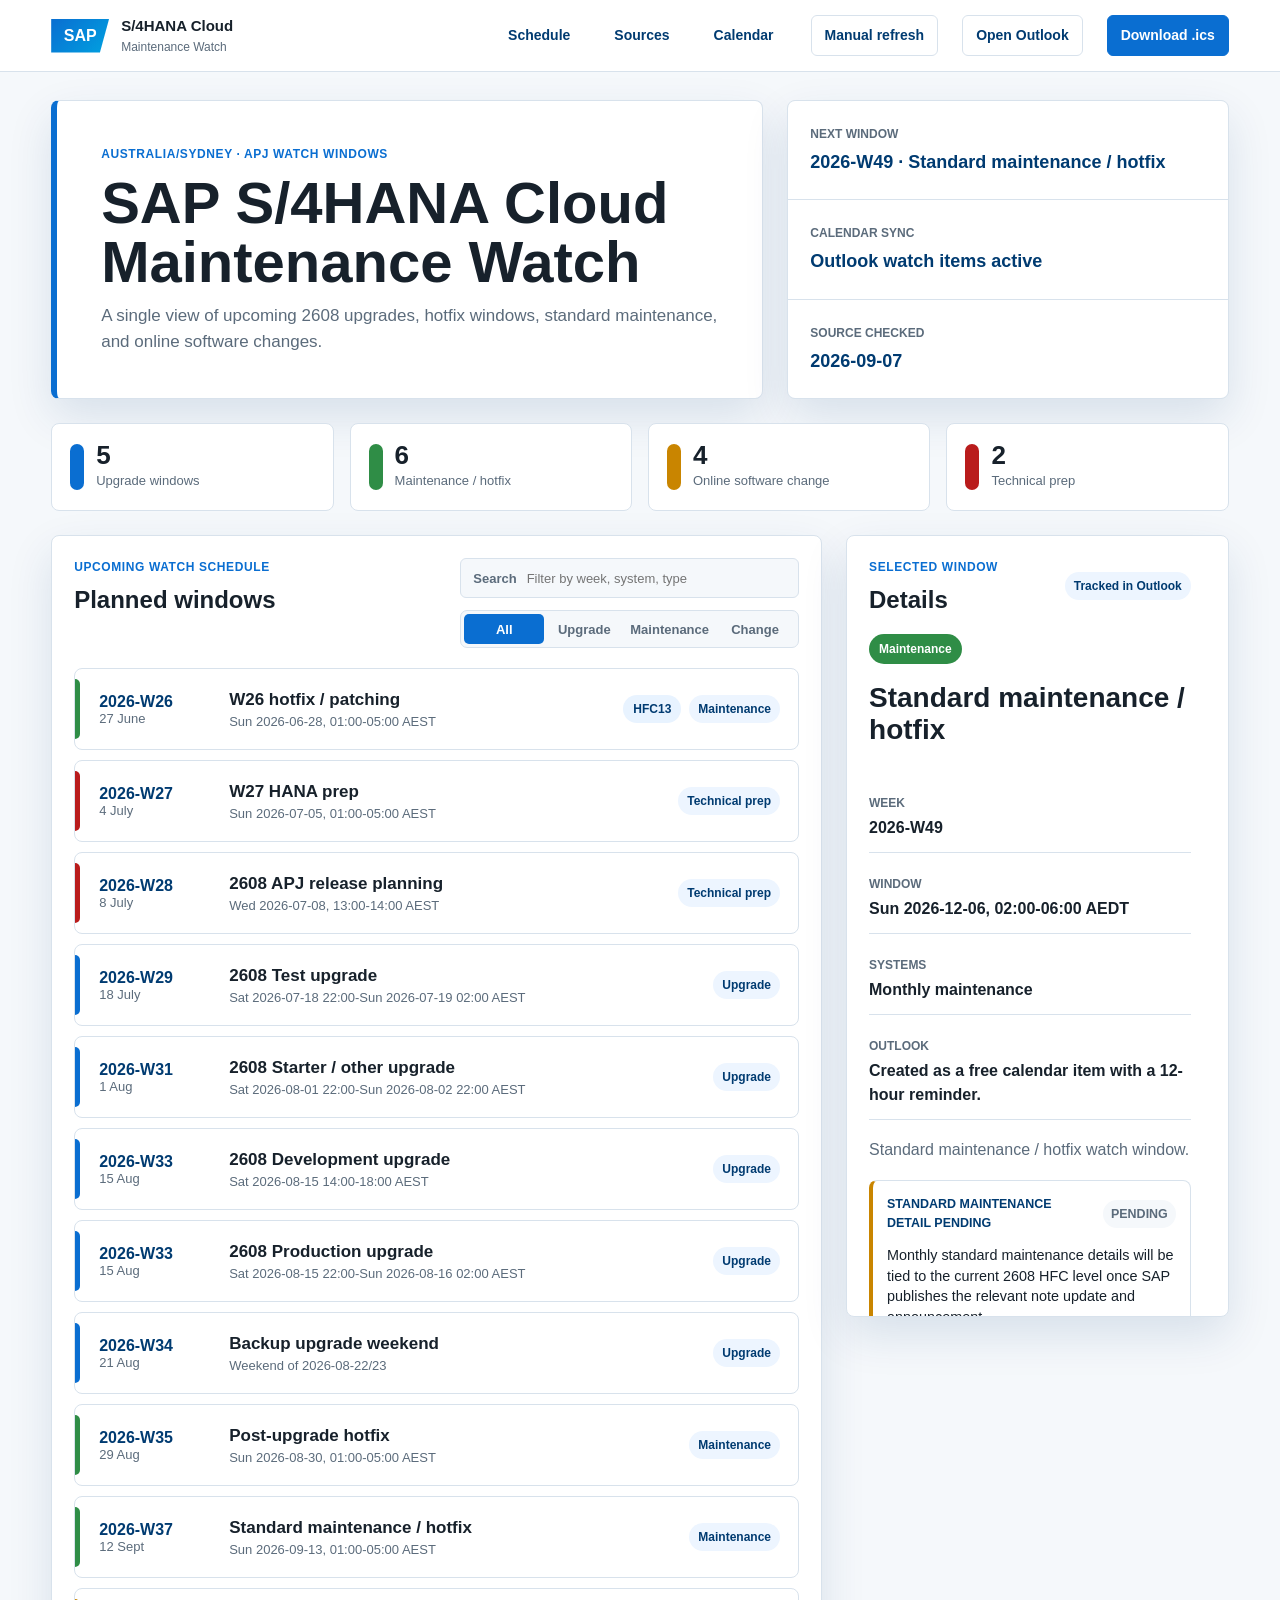
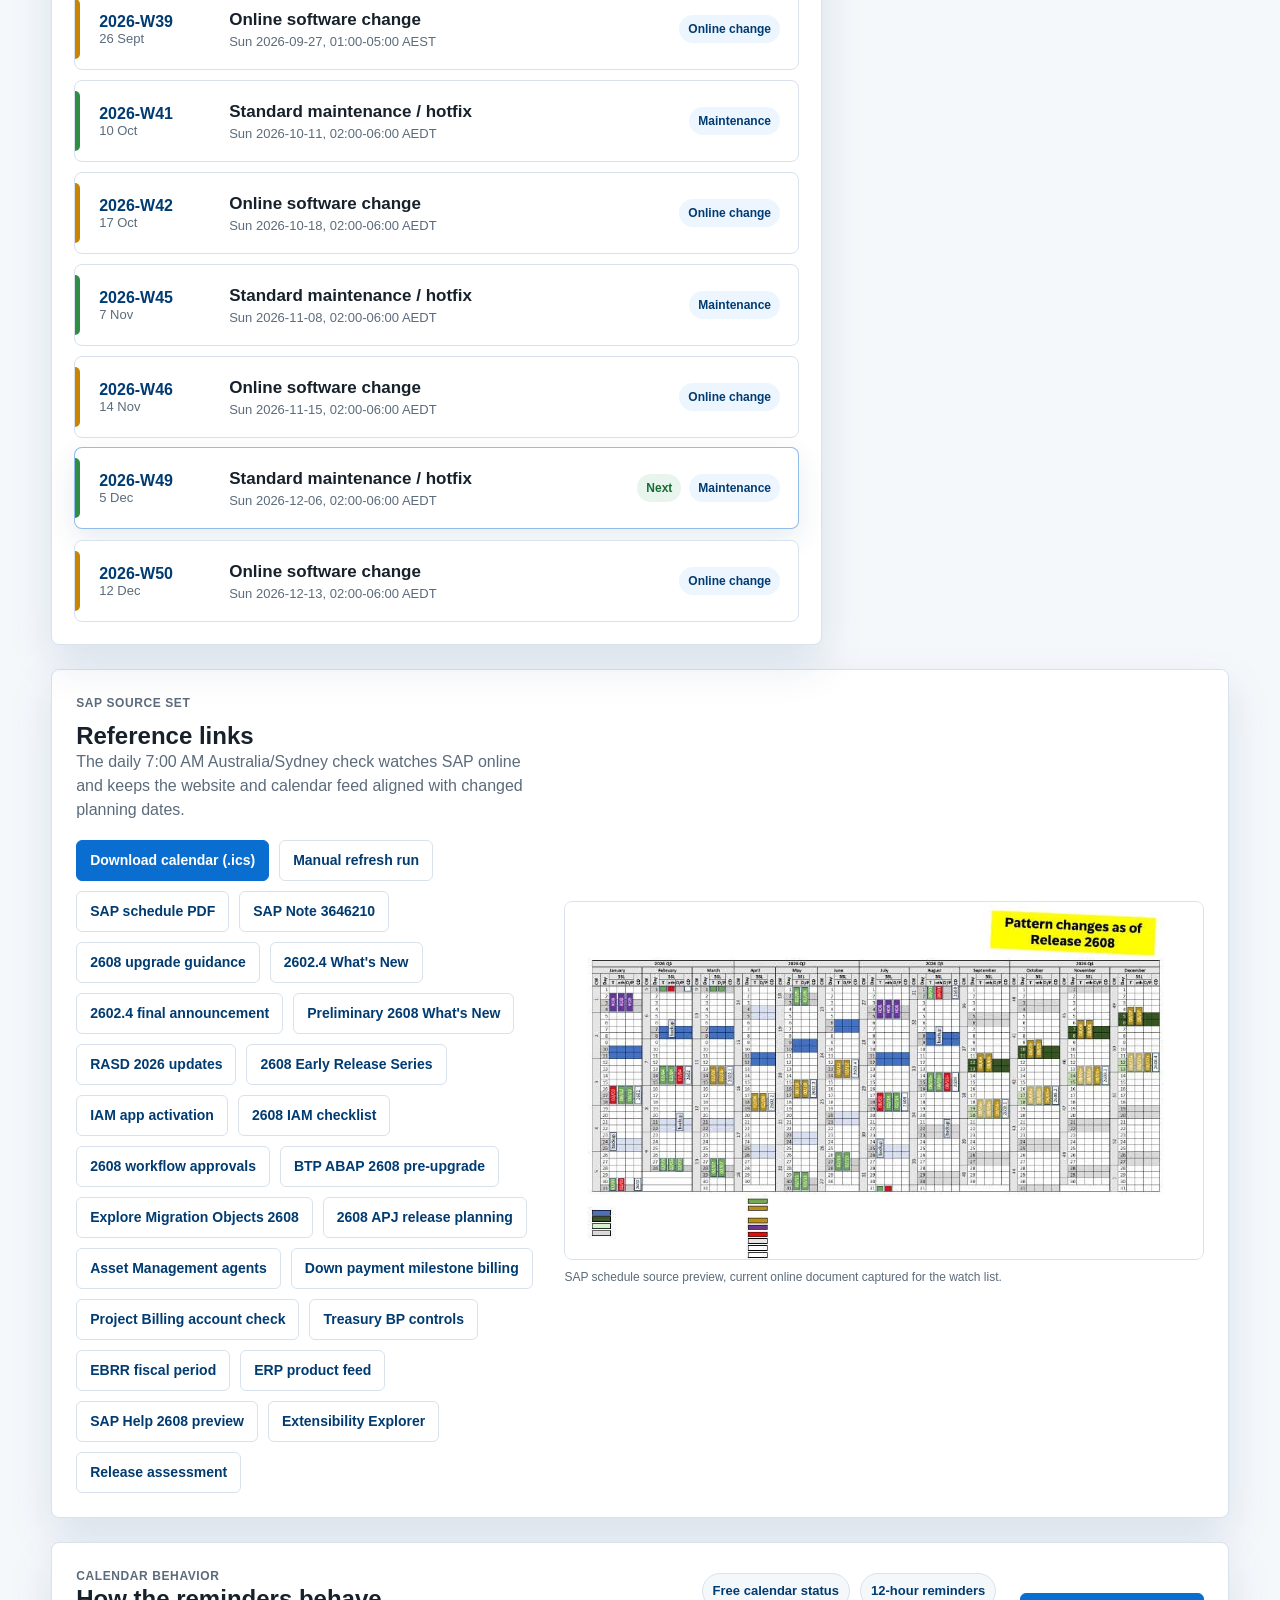
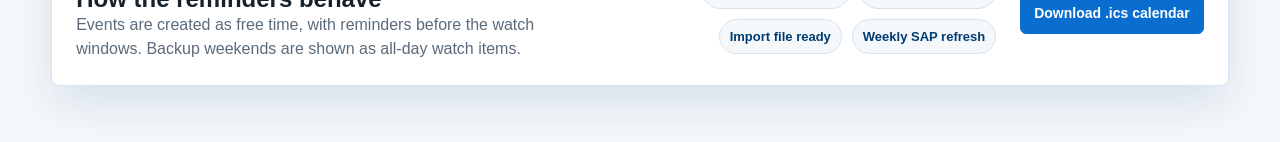
<file: index.html>
<!doctype html>
<html lang="en">
  <head>
    <meta charset="utf-8" />
    <meta name="viewport" content="width=device-width, initial-scale=1" />
    <title>SAP S/4HANA Cloud Maintenance Watch</title>
    <link rel="stylesheet" href="styles.css" />
  </head>
  <body>
    <header class="topbar">
      <a class="brand" href="#schedule" aria-label="SAP S/4HANA Cloud Maintenance Watch home">
        <span class="sap-mark">SAP</span>
        <span>
          <strong>S/4HANA Cloud</strong>
          <small>Maintenance Watch</small>
        </span>
      </a>
      <nav aria-label="Page sections">
        <a href="#schedule">Schedule</a>
        <a href="#sources">Sources</a>
        <a href="#calendar">Calendar</a>
      </nav>
      <a class="manual-refresh-link" href="https://github.com/sap-cloud-lab/sap-maintenance-watch/actions/workflows/refresh-sap-watch.yml" target="_blank" rel="noreferrer">
        Manual refresh
      </a>
      <a class="outlook-link" href="https://outlook.office365.com/calendar/" target="_blank" rel="noreferrer">
        Open Outlook
      </a>
      <a
        class="calendar-download"
        href="SAP-S4HANA-Cloud-Maintenance-Watch.ics"
        download="SAP-S4HANA-Cloud-Maintenance-Watch.ics"
        aria-label="Download SAP maintenance watch ICS calendar file"
      >
        Download .ics
      </a>
    </header>

    <main>
      <section class="overview" aria-labelledby="page-title">
        <div class="overview-copy">
          <p class="system-label">Australia/Sydney · APJ watch windows</p>
          <h1 id="page-title">SAP S/4HANA Cloud Maintenance Watch</h1>
          <p>
            A single view of upcoming 2608 upgrades, hotfix windows, standard maintenance, and online software changes.
          </p>
        </div>
        <div class="overview-panel" aria-label="Current schedule status">
          <div>
            <span class="metric-label">Next window</span>
            <strong id="nextWindow">Loading schedule</strong>
          </div>
          <div>
            <span class="metric-label">Calendar sync</span>
            <strong>Outlook watch items active</strong>
          </div>
          <div>
            <span class="metric-label">Source checked</span>
            <strong id="sourceChecked">2026-06-25</strong>
          </div>
        </div>
      </section>

      <section class="status-strip" aria-label="Schedule summary">
        <article>
          <span class="status-dot upgrade"></span>
          <div>
            <strong id="upgradeCount">0</strong>
            <span>Upgrade windows</span>
          </div>
        </article>
        <article>
          <span class="status-dot maintenance"></span>
          <div>
            <strong id="maintenanceCount">0</strong>
            <span>Maintenance / hotfix</span>
          </div>
        </article>
        <article>
          <span class="status-dot change"></span>
          <div>
            <strong id="changeCount">0</strong>
            <span>Online software change</span>
          </div>
        </article>
        <article>
          <span class="status-dot prep"></span>
          <div>
            <strong id="prepCount">0</strong>
            <span>Technical prep</span>
          </div>
        </article>
      </section>

      <section class="workspace" id="schedule">
        <section class="schedule-panel" aria-labelledby="schedule-title">
          <div class="panel-heading">
            <div>
              <p class="system-label">Upcoming Watch Schedule</p>
              <h2 id="schedule-title">Planned windows</h2>
            </div>
            <div class="toolbar" aria-label="Schedule filters">
              <label class="search-box">
                <span>Search</span>
                <input id="searchInput" type="search" placeholder="Filter by week, system, type" />
              </label>
              <div class="segmented" role="tablist" aria-label="Filter schedule by type">
                <button class="active" type="button" data-filter="all">All</button>
                <button type="button" data-filter="upgrade">Upgrade</button>
                <button type="button" data-filter="maintenance">Maintenance</button>
                <button type="button" data-filter="change">Change</button>
              </div>
            </div>
          </div>
          <div class="timeline" id="scheduleList" aria-live="polite"></div>
        </section>

        <aside class="detail-panel" aria-labelledby="detail-title">
          <div class="panel-heading compact">
            <div>
              <p class="system-label">Selected window</p>
              <h2 id="detail-title">Details</h2>
            </div>
            <span class="sync-pill">Tracked in Outlook</span>
          </div>
          <div id="detailContent" class="detail-content"></div>
        </aside>
      </section>

      <section class="source-grid" id="sources" aria-label="SAP sources and reference image">
        <div class="source-copy">
          <p class="system-label">SAP source set</p>
          <h2>Reference links</h2>
          <p>
            The daily 7:00 AM Australia/Sydney check watches SAP online and keeps the website and calendar feed aligned with changed planning dates.
          </p>
          <div class="source-actions">
            <a
              class="download-link"
              href="SAP-S4HANA-Cloud-Maintenance-Watch.ics"
              download="SAP-S4HANA-Cloud-Maintenance-Watch.ics"
            >
              Download calendar (.ics)
            </a>
            <a href="https://github.com/sap-cloud-lab/sap-maintenance-watch/actions/workflows/refresh-sap-watch.yml" target="_blank" rel="noreferrer">
              Manual refresh run
            </a>
            <a href="https://www.sap.com/docs/download/2021/09/58ffa59e-f97d-0010-bca6-c68f7e60039b.pdf" target="_blank" rel="noreferrer">
              SAP schedule PDF
            </a>
            <a href="https://me.sap.com/notes/3646210" target="_blank" rel="noreferrer">
              SAP Note 3646210
            </a>
            <a href="https://community.sap.com/t5/enterprise-resource-planning-blog-posts-by-sap/get-ready-for-the-2608-upgrade-of-the-sap-cloud-erp-public-edition/ba-p/14421165" target="_blank" rel="noreferrer">
              2608 upgrade guidance
            </a>
            <a href="https://help.sap.com/docs/SAP_S4HANA_CLOUD/ee9ee0ca4c3942068ea584d2f929b5b1/3ee2f812232c421dba6e02c3dc00d02f.html?locale=en-US&state=PRODUCTION&version=2602.12" target="_blank" rel="noreferrer">
              2602.4 What's New
            </a>
            <a href="https://community.sap.com/t5/enterprise-resource-planning-blog-posts-by-sap/sap-s-4hana-cloud-public-edition-2602-4-final-what-s-new-amp-product/ba-p/14413240" target="_blank" rel="noreferrer">
              2602.4 final announcement
            </a>
            <a href="https://community.sap.com/t5/enterprise-resource-planning-blog-posts-by-sap/preliminary-what-s-new-information-for-sap-s-4hana-cloud-public-edition/ba-p/14419769" target="_blank" rel="noreferrer">
              Preliminary 2608 What's New
            </a>
            <a href="https://community.sap.com/t5/enterprise-resource-planning-blog-posts-by-sap/release-assessment-and-scope-dependency-for-sap-s-4hana-cloud-public/ba-p/14410548" target="_blank" rel="noreferrer">
              RASD 2026 updates
            </a>
            <a href="https://community.sap.com/t5/enterprise-resource-planning-blog-posts-by-sap/register-now-for-the-2608-early-release-series/ba-p/14399772" target="_blank" rel="noreferrer">
              2608 Early Release Series
            </a>
            <a href="https://community.sap.com/t5/enterprise-resource-planning-blog-posts-by-sap/why-it-s-important-to-activate-new-apps-and-how-to-do-it-short-version/ba-p/14399282" target="_blank" rel="noreferrer">
              IAM app activation
            </a>
            <a href="https://community.sap.com/t5/enterprise-resource-planning-blog-posts-by-sap/%E4%B8%BA%E4%BB%80%E4%B9%88%E9%9C%80%E8%A6%81%E6%BF%80%E6%B4%BB%E6%96%B0%E5%BA%94%E7%94%A8-iam-app-%E4%BB%A5%E5%8F%8A%E5%A6%82%E4%BD%95%E6%93%8D%E4%BD%9C-2608%E5%8D%87%E7%BA%A7%E5%89%8D%E5%BF%85%E7%9C%8B/ba-p/14415816" target="_blank" rel="noreferrer">
              2608 IAM checklist
            </a>
            <a href="https://community.sap.com/t5/technology-blog-posts-by-sap/4-eyes-by-configuration-multi-processor-workflow-approvals-in-sap-s-4hana/ba-p/14426804" target="_blank" rel="noreferrer">
              2608 workflow approvals
            </a>
            <a href="https://community.sap.com/t5/technology-blog-posts-by-sap/sap-btp-abap-environment-pre-upgrade-option-for-release-2608/ba-p/14417919" target="_blank" rel="noreferrer">
              BTP ABAP 2608 pre-upgrade
            </a>
            <a href="https://community.sap.com/t5/technology-blog-posts-by-sap/what-s-new-in-the-explore-migration-objects-app-releases-2602-4-and-2608/ba-p/14410708" target="_blank" rel="noreferrer">
              Explore Migration Objects 2608
            </a>
            <a href="https://community.sap.com/t5/enterprise-resource-planning-blog-posts-by-sap/sap-preferred-success-join-our-sap-cloud-erp-2608-release-planning-session/ba-p/14396634" target="_blank" rel="noreferrer">
              2608 APJ release planning
            </a>
            <a href="https://community.sap.com/t5/enterprise-resource-planning-blog-posts-by-sap/asset-management-in-sap-s-4hana-cloud-public-edition-from-reactive/ba-p/14428230" target="_blank" rel="noreferrer">
              Asset Management agents
            </a>
            <a href="https://community.sap.com/t5/enterprise-resource-planning-blog-posts-by-sap/advanced-down-payment-processing-meets-milestone-billing-in-sap-s-4hana/ba-p/14422367" target="_blank" rel="noreferrer">
              Down payment milestone billing
            </a>
            <a href="https://community.sap.com/t5/enterprise-resource-planning-blog-posts-by-sap/project-billing-clarified-billing-relevance-for-revenue-and-sales-deduction/ba-p/14395847" target="_blank" rel="noreferrer">
              Project Billing account check
            </a>
            <a href="https://community.sap.com/t5/financial-management-blog-posts-by-sap/workflow-based-treasury-business-partner-controls-across-the-treasury/ba-p/14415628" target="_blank" rel="noreferrer">
              Treasury BP controls
            </a>
            <a href="https://community.sap.com/t5/enterprise-resource-planning-blog-posts-by-sap/dynamic-fiscal-period-determination-in-ebrr-period-end-close-run/ba-p/14424187" target="_blank" rel="noreferrer">
              EBRR fiscal period
            </a>
            <a href="https://community.sap.com/khhcw49343/rss/board?board.id=erp-blog-sap" target="_blank" rel="noreferrer">
              ERP product feed
            </a>
            <a href="https://help.sap.com/docs/SAP_S4HANA_CLOUD" target="_blank" rel="noreferrer">
              SAP Help 2608 preview
            </a>
            <a href="https://help.sap.com/crawler/PRODUCTION/SAP_EXTENSIBILITY_EXPLORER/SHIP/en-US" target="_blank" rel="noreferrer">
              Extensibility Explorer
            </a>
            <a href="https://pages.community.sap.com/topics/s4hana-cloud/release-assessment" target="_blank" rel="noreferrer">
              Release assessment
            </a>
          </div>
        </div>
        <figure class="source-image">
          <img src="assets/sap-maintenance-calendar-page5.jpg" alt="SAP 2026 maintenance calendar source preview" />
          <figcaption>SAP schedule source preview, current online document captured for the watch list.</figcaption>
        </figure>
      </section>

      <section class="calendar-note" id="calendar" aria-label="Calendar tracking">
        <div>
          <p class="system-label">Calendar behavior</p>
          <h2>How the reminders behave</h2>
          <p>
            Events are created as free time, with reminders before the watch windows. Backup weekends are shown as all-day watch items.
          </p>
        </div>
        <div class="calendar-rules">
          <span>Free calendar status</span>
          <span>12-hour reminders</span>
          <span>Import file ready</span>
          <span>Weekly SAP refresh</span>
        </div>
        <a
          class="calendar-download calendar-note-download"
          href="SAP-S4HANA-Cloud-Maintenance-Watch.ics"
          download="SAP-S4HANA-Cloud-Maintenance-Watch.ics"
          aria-label="Download SAP S/4HANA Cloud maintenance watch calendar file"
        >
          Download .ics calendar
        </a>
      </section>
    </main>

    <script src="data.js"></script>
    <script src="script.js"></script>
  </body>
</html>
</file>
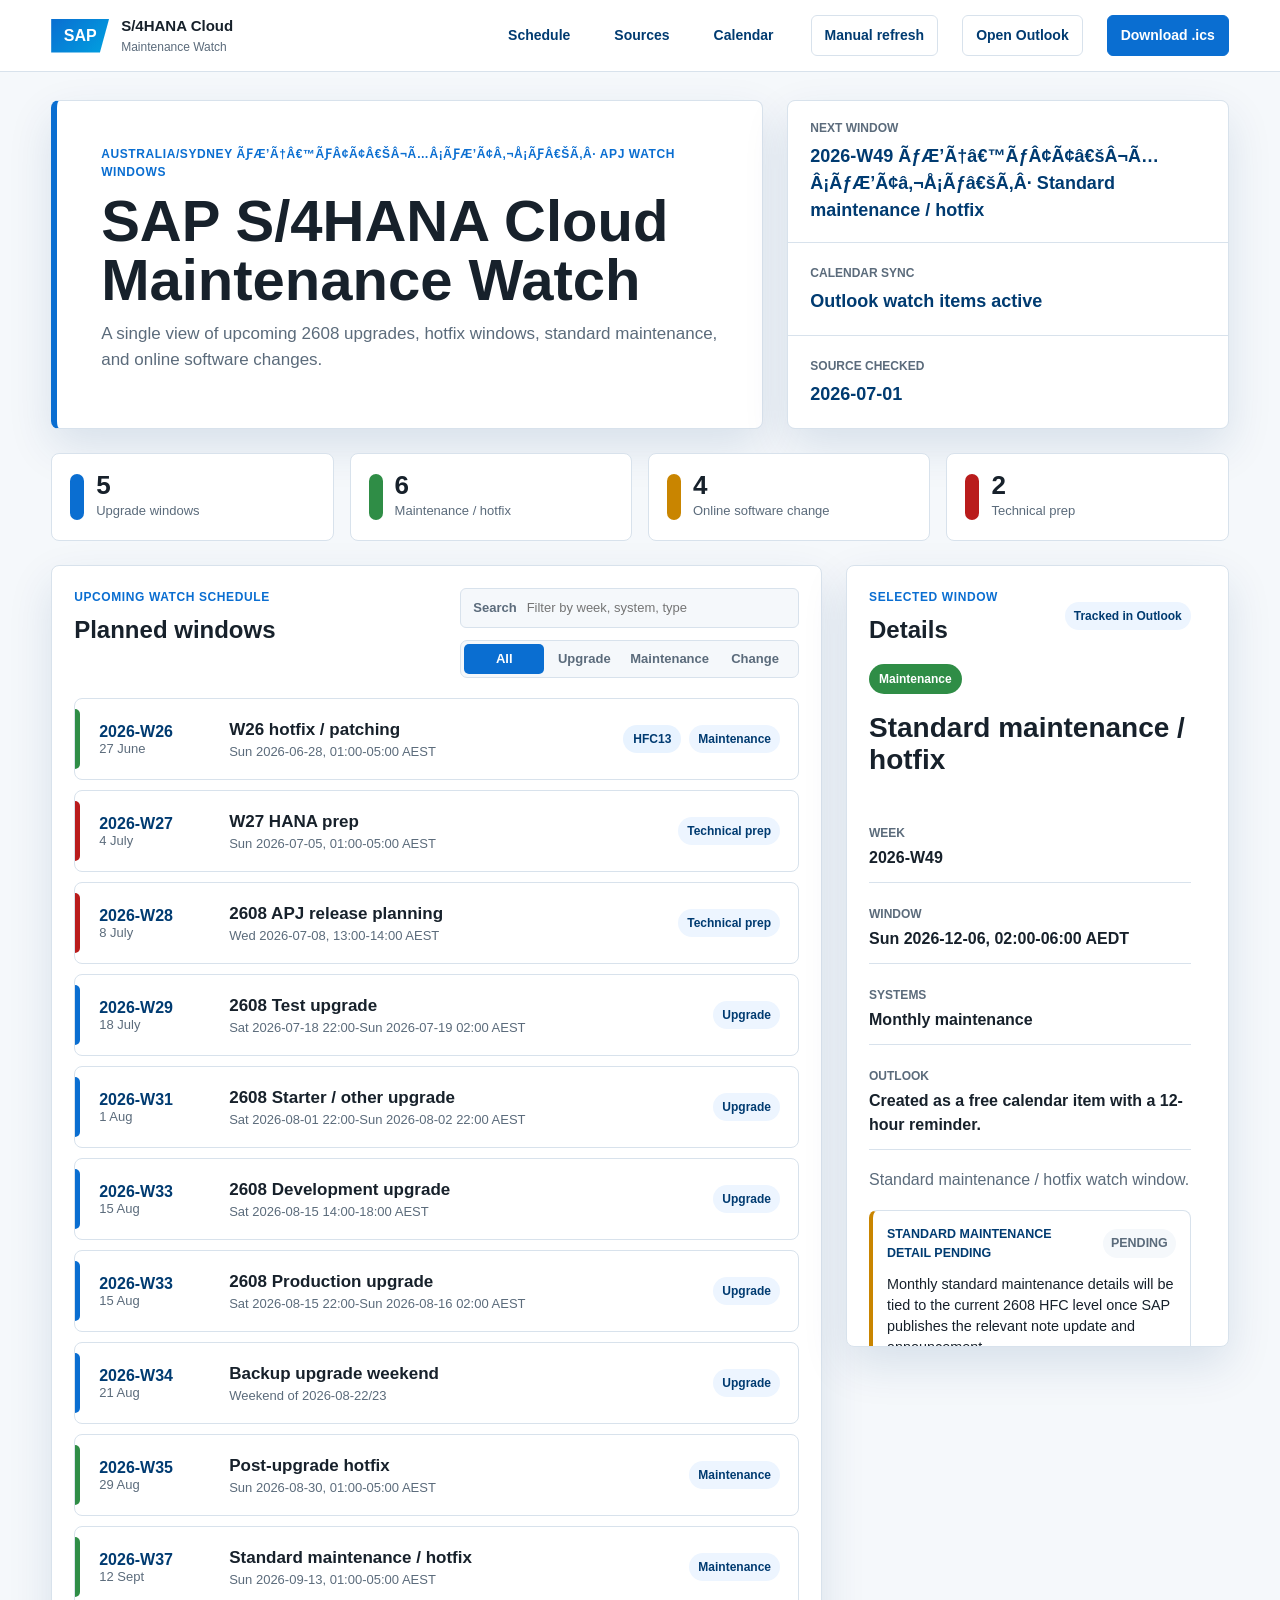
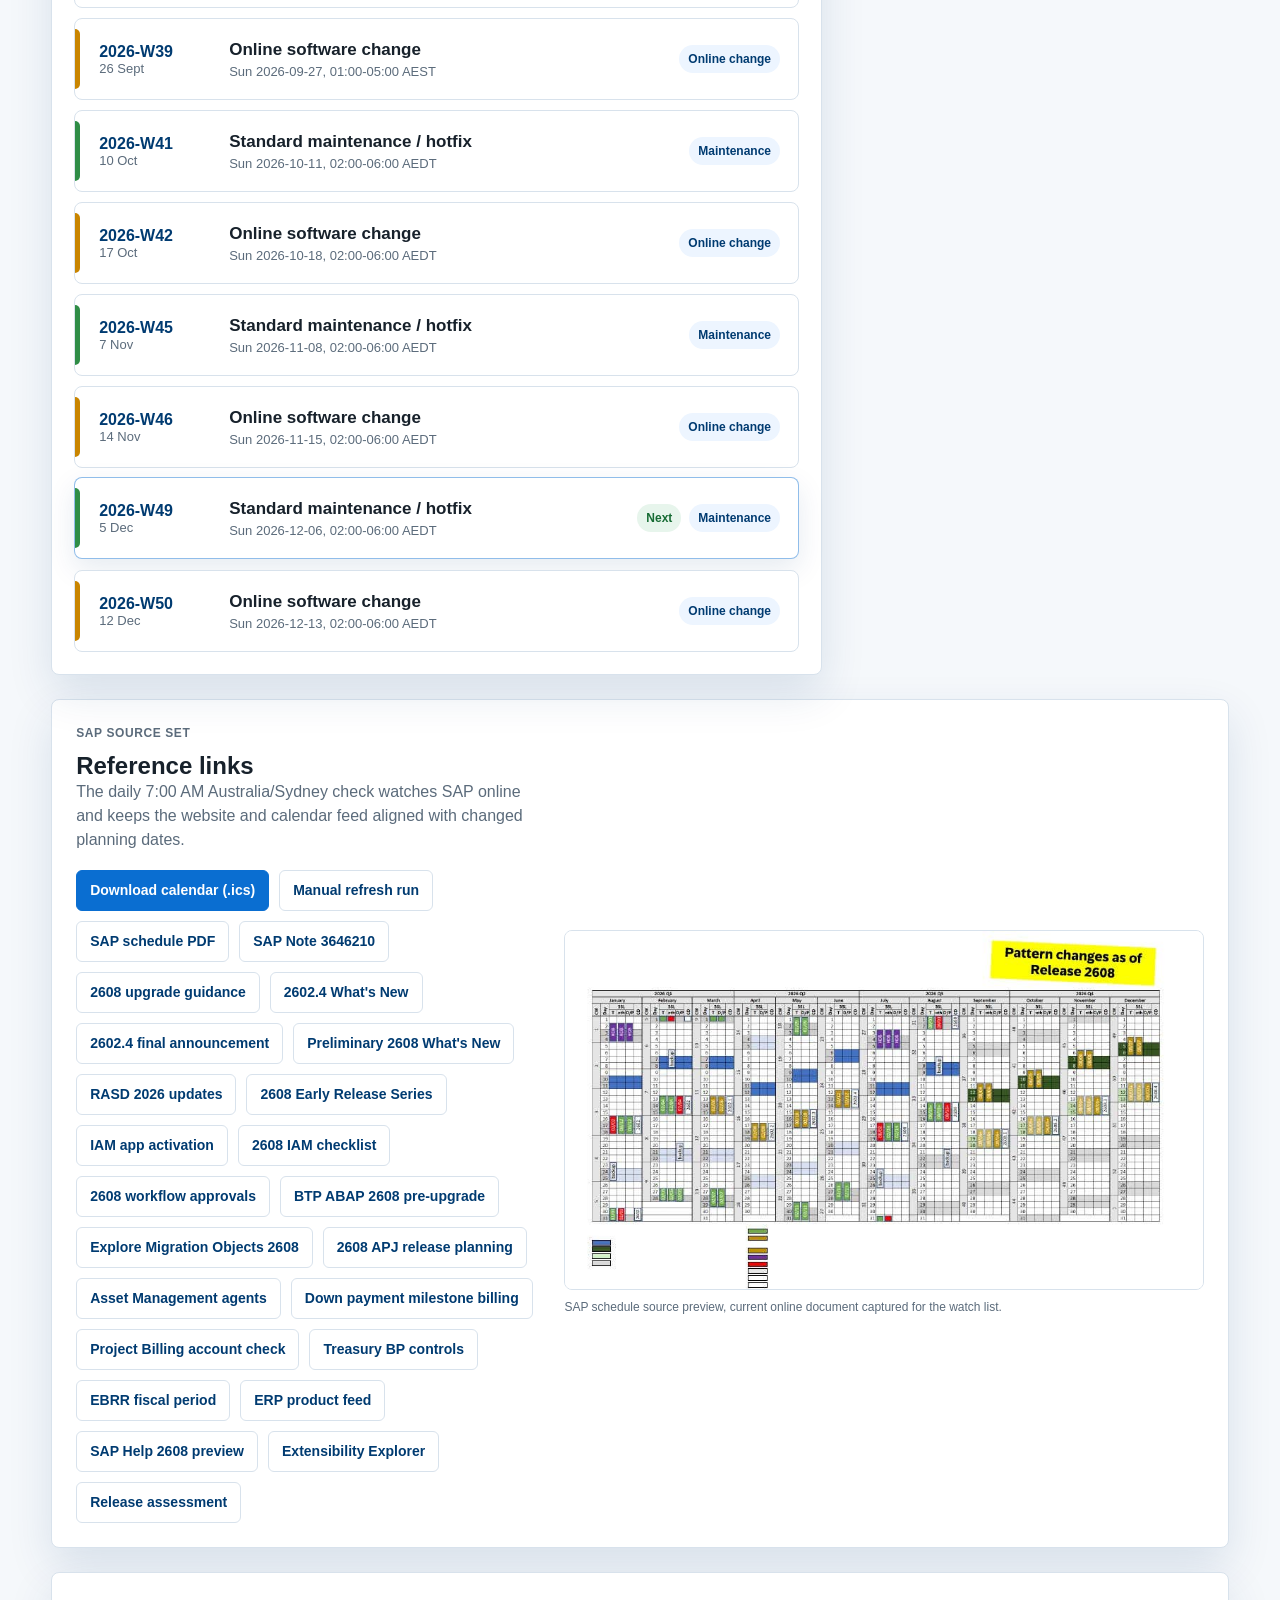
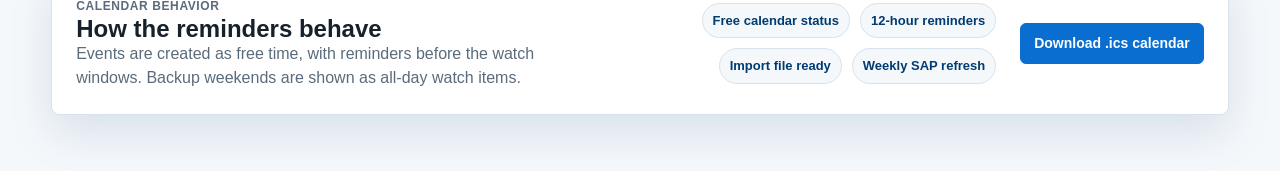
<file: SAP-Maintenance-Watch-Shareable.html>
<!doctype html>
<html lang="en">
  <head>
    <meta charset="utf-8" />
    <meta name="viewport" content="width=device-width, initial-scale=1" />
    <title>SAP S/4HANA Cloud Maintenance Watch</title>
    <style>
:root {
  --sap-blue: #0a6ed1;
  --sap-deep: #003b71;
  --sap-cyan: #00a1e0;
  --ink: #17212b;
  --muted: #5b6b7b;
  --line: #d8e2ec;
  --soft: #f5f8fb;
  --surface: #ffffff;
  --upgrade: #0a6ed1;
  --maintenance: #2f8d46;
  --change: #c98500;
  --prep: #b91c1c;
  --shadow: 0 18px 45px rgba(0, 59, 113, 0.12);
  color-scheme: light;
}

* {
  box-sizing: border-box;
}

html {
  scroll-behavior: smooth;
}

body {
  margin: 0;
  background: var(--soft);
  color: var(--ink);
  font-family: "Segoe UI", Arial, Helvetica, sans-serif;
  line-height: 1.5;
}

a {
  color: inherit;
}

.topbar {
  position: sticky;
  top: 0;
  z-index: 10;
  display: flex;
  align-items: center;
  gap: 24px;
  min-height: 72px;
  padding: 12px clamp(18px, 4vw, 56px);
  background: rgba(255, 255, 255, 0.94);
  border-bottom: 1px solid var(--line);
  backdrop-filter: blur(12px);
}

.brand {
  display: flex;
  align-items: center;
  gap: 12px;
  min-width: 270px;
  text-decoration: none;
}

.sap-mark {
  display: grid;
  place-items: center;
  width: 58px;
  height: 34px;
  background: linear-gradient(135deg, var(--sap-blue), var(--sap-cyan));
  color: #fff;
  font-weight: 800;
  letter-spacing: 0;
  clip-path: polygon(0 0, 100% 0, 84% 100%, 0 100%);
}

.brand strong,
.brand small {
  display: block;
}

.brand strong {
  font-size: 15px;
}

.brand small {
  color: var(--muted);
  font-size: 12px;
}

nav {
  display: flex;
  gap: 18px;
  margin-left: auto;
}

nav a,
.manual-refresh-link,
.outlook-link,
.calendar-download,
.source-actions a {
  min-height: 38px;
  padding: 9px 13px;
  border-radius: 6px;
  color: var(--sap-deep);
  font-size: 14px;
  font-weight: 650;
  text-decoration: none;
}

nav a:hover,
.manual-refresh-link:hover,
.outlook-link:hover,
.calendar-download:hover,
.source-actions a:hover {
  background: #eaf4ff;
}

.manual-refresh-link,
.outlook-link {
  border: 1px solid var(--line);
  background: var(--surface);
}

.calendar-download {
  display: inline-flex;
  align-items: center;
  justify-content: center;
  border: 1px solid var(--sap-blue);
  background: var(--sap-blue);
  color: #fff;
  white-space: nowrap;
}

.calendar-download:hover {
  background: var(--sap-deep);
  color: #fff;
}

main {
  width: min(1440px, 100%);
  margin: 0 auto;
  padding: 28px clamp(18px, 4vw, 56px) 56px;
}

.overview {
  display: grid;
  grid-template-columns: minmax(0, 1fr) minmax(320px, 0.62fr);
  gap: 24px;
  align-items: stretch;
}

.overview-copy,
.overview-panel,
.schedule-panel,
.detail-panel,
.source-grid,
.calendar-note,
.status-strip article {
  background: var(--surface);
  border: 1px solid var(--line);
  border-radius: 8px;
  box-shadow: var(--shadow);
}

.overview-copy {
  padding: clamp(26px, 4vw, 44px);
  border-left: 6px solid var(--sap-blue);
}

.system-label {
  margin: 0 0 10px;
  color: var(--sap-blue);
  font-size: 12px;
  font-weight: 750;
  letter-spacing: 0.05em;
  text-transform: uppercase;
}

h1,
h2,
h3,
p {
  margin-top: 0;
}

h1 {
  max-width: 760px;
  margin-bottom: 12px;
  font-size: clamp(32px, 5vw, 58px);
  line-height: 1.02;
  letter-spacing: 0;
}

h2 {
  margin-bottom: 0;
  font-size: 24px;
  line-height: 1.15;
  letter-spacing: 0;
}

h3 {
  margin-bottom: 18px;
  font-size: 28px;
  line-height: 1.15;
}

.overview-copy p:last-child {
  max-width: 680px;
  margin-bottom: 0;
  color: var(--muted);
  font-size: 17px;
}

.overview-panel {
  display: grid;
  gap: 1px;
  overflow: hidden;
  background: var(--line);
}

.overview-panel div {
  display: grid;
  align-content: center;
  min-height: 92px;
  padding: 18px 22px;
  background: var(--surface);
}

.metric-label {
  margin-bottom: 6px;
  color: var(--muted);
  font-size: 12px;
  font-weight: 750;
  text-transform: uppercase;
}

.overview-panel strong {
  color: var(--sap-deep);
  font-size: 18px;
}

.status-strip {
  display: grid;
  grid-template-columns: repeat(4, minmax(0, 1fr));
  gap: 16px;
  margin: 24px 0;
}

.status-strip article {
  display: flex;
  gap: 12px;
  align-items: center;
  min-height: 82px;
  padding: 18px;
  box-shadow: none;
}

.status-strip strong {
  display: block;
  font-size: 26px;
  line-height: 1;
}

.status-strip span:last-child {
  color: var(--muted);
  font-size: 13px;
}

.status-dot {
  flex: 0 0 auto;
  width: 14px;
  height: 46px;
  border-radius: 999px;
}

.status-dot.upgrade,
.timeline-row.upgrade::before,
.detail-kicker.upgrade {
  background: var(--upgrade);
}

.status-dot.maintenance,
.timeline-row.maintenance::before,
.detail-kicker.maintenance {
  background: var(--maintenance);
}

.status-dot.change,
.timeline-row.change::before,
.detail-kicker.change {
  background: var(--change);
}

.status-dot.prep,
.timeline-row.prep::before,
.detail-kicker.prep {
  background: var(--prep);
}

.workspace {
  display: grid;
  grid-template-columns: minmax(0, 1.45fr) minmax(320px, 0.72fr);
  gap: 24px;
  align-items: start;
}

.schedule-panel,
.detail-panel {
  min-width: 0;
  padding: 22px;
}

.detail-panel {
  position: sticky;
  top: 94px;
  align-self: start;
  max-height: calc(100vh - 118px);
  overflow-y: auto;
  overscroll-behavior: contain;
  scrollbar-gutter: stable;
}

.panel-heading {
  display: flex;
  justify-content: space-between;
  gap: 20px;
  align-items: flex-start;
  margin-bottom: 20px;
}

.panel-heading.compact {
  align-items: center;
}

.toolbar {
  display: grid;
  gap: 12px;
  justify-items: end;
}

.search-box {
  display: flex;
  align-items: center;
  gap: 8px;
  width: min(360px, 100%);
  min-height: 40px;
  padding: 0 12px;
  border: 1px solid var(--line);
  border-radius: 6px;
  background: var(--soft);
  color: var(--muted);
  font-size: 13px;
  font-weight: 650;
}

.search-box input {
  width: 100%;
  min-width: 120px;
  border: 0;
  outline: 0;
  background: transparent;
  color: var(--ink);
  font: inherit;
  font-weight: 500;
}

.segmented {
  display: flex;
  min-height: 38px;
  padding: 3px;
  border: 1px solid var(--line);
  border-radius: 7px;
  background: var(--soft);
}

.segmented button {
  min-width: 80px;
  border: 0;
  border-radius: 5px;
  background: transparent;
  color: var(--muted);
  cursor: pointer;
  font: inherit;
  font-size: 13px;
  font-weight: 700;
}

.segmented button.active {
  background: var(--sap-blue);
  color: #fff;
}

.timeline {
  display: grid;
  gap: 10px;
}

.timeline-row {
  position: relative;
  display: grid;
  grid-template-columns: 112px minmax(0, 1fr) auto;
  gap: 18px;
  align-items: center;
  width: 100%;
  min-height: 82px;
  padding: 16px 18px 16px 24px;
  border: 1px solid var(--line);
  border-radius: 8px;
  background: var(--surface);
  color: inherit;
  cursor: pointer;
  text-align: left;
  transition: border-color 160ms ease, transform 160ms ease, box-shadow 160ms ease;
}

.timeline-row::before {
  content: "";
  position: absolute;
  left: 0;
  top: 10px;
  bottom: 10px;
  width: 5px;
  border-radius: 0 999px 999px 0;
}

.timeline-row:hover,
.timeline-row.selected {
  border-color: rgba(10, 110, 209, 0.45);
  box-shadow: 0 10px 28px rgba(0, 59, 113, 0.1);
  transform: translateY(-1px);
}

.date-block strong,
.date-block small,
.event-title,
.event-time {
  display: block;
}

.date-block strong {
  color: var(--sap-deep);
  font-size: 16px;
}

.date-block small,
.event-time {
  color: var(--muted);
  font-size: 13px;
}

.event-title {
  margin-bottom: 4px;
  font-size: 17px;
  font-weight: 750;
}

.event-meta {
  display: flex;
  gap: 8px;
  align-items: center;
  justify-content: end;
}

.next-badge,
.category-badge,
.sync-pill {
  display: inline-flex;
  align-items: center;
  min-height: 28px;
  padding: 5px 9px;
  border-radius: 999px;
  font-size: 12px;
  font-weight: 750;
  white-space: nowrap;
}

.next-badge {
  background: #e7f5ec;
  color: #176c34;
}

.category-badge,
.sync-pill {
  background: #edf5ff;
  color: var(--sap-deep);
}

.detail-content {
  display: grid;
  gap: 18px;
}

.detail-kicker {
  width: fit-content;
  padding: 6px 10px;
  border-radius: 999px;
  color: #fff;
  font-size: 12px;
  font-weight: 800;
}

dl {
  display: grid;
  gap: 10px;
  margin: 0;
}

dl div {
  padding: 12px 0;
  border-bottom: 1px solid var(--line);
}

dt {
  color: var(--muted);
  font-size: 12px;
  font-weight: 750;
  text-transform: uppercase;
}

dd {
  margin: 4px 0 0;
  color: var(--ink);
  font-weight: 650;
}

.detail-content p {
  margin-bottom: 0;
  color: var(--muted);
}

.hotfix-badge,
.hotfix-code {
  border-radius: 999px;
  background: #e8f3ff;
  color: var(--sap-deep);
  font-size: 0.75rem;
  font-weight: 800;
  white-space: nowrap;
}

.hotfix-badge {
  padding: 7px 10px;
}

.hotfix-card {
  display: grid;
  gap: 12px;
  padding: 14px;
  border: 1px solid rgba(10, 110, 209, 0.24);
  border-radius: 8px;
  background: linear-gradient(180deg, #f8fbff 0%, #ffffff 100%);
}

.hotfix-heading {
  display: flex;
  align-items: flex-start;
  gap: 12px;
}

.hotfix-code {
  display: inline-flex;
  align-items: center;
  justify-content: center;
  min-width: 58px;
  padding: 8px 11px;
}

.hotfix-heading div {
  display: grid;
  gap: 3px;
}

.hotfix-heading strong {
  font-size: 0.95rem;
}

.hotfix-heading span:last-child,
.hotfix-source {
  color: var(--muted);
  font-size: 0.82rem;
}

.hotfix-source {
  display: grid;
  gap: 4px;
  padding-top: 10px;
  border-top: 1px solid var(--line);
}

.hotfix-list {
  display: grid;
  max-height: 360px;
  overflow: auto;
  border: 1px solid var(--line);
  border-radius: 8px;
  background: var(--surface);
}

.hotfix-row {
  display: grid;
  grid-template-columns: minmax(120px, 0.34fr) minmax(0, 1fr);
  gap: 12px;
  padding: 10px 12px;
  border-bottom: 1px solid var(--line);
}

.hotfix-row:last-child {
  border-bottom: 0;
}

.hotfix-row span {
  color: var(--sap-deep);
  font-size: 0.78rem;
  font-weight: 800;
  word-break: break-word;
}

.hotfix-row p {
  color: var(--ink);
  font-size: 0.84rem;
  line-height: 1.4;
  word-break: break-word;
}

.watch-card {
  display: grid;
  gap: 12px;
  padding: 14px;
  border: 1px solid var(--line);
  border-left: 4px solid var(--sap-cyan);
  border-radius: 8px;
  background: var(--surface);
}

.watch-card.pending {
  border-left-color: var(--change);
}

.watch-card.watching {
  border-left-color: var(--sap-blue);
}

.watch-heading {
  display: flex;
  align-items: center;
  justify-content: space-between;
  gap: 12px;
}

.watch-heading span,
.watch-heading strong {
  font-size: 0.78rem;
  font-weight: 800;
  text-transform: uppercase;
}

.watch-heading span {
  color: var(--sap-deep);
}

.watch-heading strong {
  padding: 5px 8px;
  border-radius: 999px;
  background: var(--soft);
  color: var(--muted);
}

.watch-card p {
  color: var(--ink);
  font-size: 0.9rem;
  line-height: 1.45;
}

.signal-card {
  display: grid;
  gap: 12px;
  padding: 14px;
  border: 1px solid var(--line);
  border-left: 4px solid var(--sap-blue);
  border-radius: 8px;
  background: #ffffff;
}

.signal-card.customer-action-card {
  border-left-color: #e76500;
  background: #fffaf4;
}

.signal-card.product-update-card {
  border-left-color: #188918;
  background: #f6fbf6;
}

.signal-heading {
  display: flex;
  align-items: center;
  justify-content: space-between;
  gap: 12px;
  color: var(--sap-deep);
  font-size: 0.74rem;
  font-weight: 800;
  letter-spacing: 0.04em;
  text-transform: uppercase;
}

.signal-heading strong {
  padding: 5px 8px;
  border-radius: 999px;
  background: #fff;
  color: #9a3f00;
  font-size: 0.72rem;
}

.signal-card h4 {
  margin: 0;
  color: var(--ink);
  font-size: 1rem;
}

.signal-card p,
.signal-card li {
  color: var(--ink);
  font-size: 0.88rem;
  line-height: 1.45;
}

.signal-list {
  display: grid;
  gap: 8px;
  margin: 0;
  padding-left: 18px;
}

.signal-source {
  padding-top: 10px;
  border-top: 1px solid var(--line);
  color: var(--muted);
  font-size: 0.78rem;
  line-height: 1.35;
}

.watch-list {
  gap: 0;
}

.watch-list div {
  padding: 10px 0;
}

.watch-list dd {
  color: var(--muted);
  font-weight: 600;
}

.detail-footer {
  display: grid;
  gap: 8px;
  padding: 14px;
  border-left: 4px solid var(--sap-cyan);
  background: var(--soft);
  color: var(--muted);
  font-size: 13px;
}

.source-grid,
.calendar-note {
  margin-top: 24px;
  padding: 24px;
}

.source-grid {
  display: grid;
  grid-template-columns: minmax(0, 0.72fr) minmax(320px, 1fr);
  gap: 28px;
  align-items: center;
}

.source-copy p {
  color: var(--muted);
}

.source-actions {
  display: flex;
  flex-wrap: wrap;
  gap: 10px;
  margin-top: 18px;
}

.source-actions a {
  border: 1px solid var(--line);
  background: var(--surface);
}

.source-actions .download-link {
  border-color: var(--sap-blue);
  background: var(--sap-blue);
  color: #fff;
}

.source-actions .download-link:hover {
  background: var(--sap-deep);
}

.source-image {
  margin: 0;
}

.source-image img {
  display: block;
  width: 100%;
  aspect-ratio: 16 / 9;
  object-fit: cover;
  border: 1px solid var(--line);
  border-radius: 8px;
}

.source-image figcaption {
  margin-top: 8px;
  color: var(--muted);
  font-size: 12px;
}

.calendar-note {
  display: flex;
  justify-content: space-between;
  gap: 24px;
  align-items: center;
}

.calendar-note p {
  max-width: 680px;
  margin-bottom: 0;
  color: var(--muted);
}

.calendar-rules {
  display: flex;
  flex-wrap: wrap;
  gap: 10px;
  justify-content: flex-end;
}

.calendar-note-download {
  flex: 0 0 auto;
}

.calendar-rules span {
  min-height: 34px;
  padding: 7px 10px;
  border: 1px solid var(--line);
  border-radius: 999px;
  background: var(--soft);
  color: var(--sap-deep);
  font-size: 13px;
  font-weight: 750;
}

.empty-state {
  padding: 28px;
  border: 1px dashed var(--line);
  border-radius: 8px;
  color: var(--muted);
  text-align: center;
}

@media (max-width: 1120px) {
  .overview,
  .workspace,
  .source-grid {
    grid-template-columns: 1fr;
  }

  .detail-panel {
    position: static;
    max-height: none;
    overflow: visible;
    overscroll-behavior: auto;
  }

  .panel-heading,
  .calendar-note {
    flex-direction: column;
    align-items: stretch;
  }

  .toolbar {
    justify-items: stretch;
  }

  .search-box {
    width: 100%;
  }
}

@media (max-width: 760px) {
  .topbar {
    position: static;
    flex-wrap: wrap;
  }

  .brand {
    width: 100%;
    min-width: 0;
  }

  nav {
    order: 3;
    width: 100%;
    margin-left: 0;
    overflow-x: auto;
  }

  .outlook-link {
    margin-left: auto;
  }

  .calendar-download {
    margin-left: 0;
  }

  main {
    padding-top: 18px;
  }

  .status-strip {
    grid-template-columns: repeat(2, minmax(0, 1fr));
  }

  .segmented {
    overflow-x: auto;
  }

  .timeline-row {
    grid-template-columns: 1fr;
    gap: 8px;
  }

  .event-meta {
    justify-content: flex-start;
  }

  .hotfix-row {
    grid-template-columns: 1fr;
    gap: 4px;
  }
}

@media (max-width: 520px) {
  .status-strip {
    grid-template-columns: 1fr;
  }

  h1 {
    font-size: 34px;
  }
}

@media (prefers-reduced-motion: reduce) {
  *,
  *::before,
  *::after {
    scroll-behavior: auto !important;
    transition: none !important;
  }
}

    </style>
  </head>
  <body>
    <header class="topbar">
      <a class="brand" href="#schedule" aria-label="SAP S/4HANA Cloud Maintenance Watch home">
        <span class="sap-mark">SAP</span>
        <span>
          <strong>S/4HANA Cloud</strong>
          <small>Maintenance Watch</small>
        </span>
      </a>
      <nav aria-label="Page sections">
        <a href="#schedule">Schedule</a>
        <a href="#sources">Sources</a>
        <a href="#calendar">Calendar</a>
      </nav>
      <a class="manual-refresh-link" href="https://github.com/sap-cloud-lab/sap-maintenance-watch/actions/workflows/refresh-sap-watch.yml" target="_blank" rel="noreferrer">
        Manual refresh
      </a>
      <a class="outlook-link" href="https://outlook.office365.com/calendar/" target="_blank" rel="noreferrer">
        Open Outlook
      </a>
      <a
        class="calendar-download"
        href="data:text/calendar;charset=utf-8,BEGIN%3AVCALENDAR%0AVERSION%3A2.0%0APRODID%3A-%2F%2FCodex%2F%2FSAP%20S4HANA%20Cloud%20Maintenance%20Watch%2F%2FEN%0ACALSCALE%3AGREGORIAN%0AMETHOD%3APUBLISH%0AX-WR-CALNAME%3ASAP%20S%2F4HANA%20Cloud%20Maintenance%20Watch%0AX-WR-TIMEZONE%3AAustralia%2FSydney%0ABEGIN%3AVEVENT%0AUID%3Asap-s4hana-watch-2026-w26%40codex.local%0ADTSTAMP%3A20260629T080959Z%0ASUMMARY%3ASAP%20S%2F4HANA%20Cloud%20watch%3A%20W26%20hotfix%20%2F%20patching%0ADTSTART%3A20260627T150000Z%0ADTEND%3A20260627T190000Z%0ATRANSP%3ATRANSPARENT%0ALOCATION%3ASAP%20S%2F4HANA%20Cloud%20Public%20Edition%20online%20schedule%0ADESCRIPTION%3ASAP%20S%2F4HANA%20Cloud%20Public%20Edition%202602%20HFC13%20was%20released%20on%2025.06.2026.%20SAP%20Note%203646210%20includes%2091%20application%20corrections%20in%20attachment%20S4HANACloud2602HFC13_ListOfHotfixShortDescription.pdf.%5Cn%5CnAreas%20include%20Ariba%20integration%2C%20migration%20cockpit%2C%20document%20compliance%2C%20Central%20Business%20Configuration%2C%20actual%20costing%2C%20service%20orders%2C%20localisation%20and%20DRC%2C%20group%20reporting%2C%20treasury%2C%20EWM%2C%20delivery%20APIs%2C%20product%20master%2C%20purchasing%20analytics%2C%20purchase%20orders%2C%20maintenance%20plans%2C%20production%2C%20PSM%2C%20QM%2C%20billing%2C%20freight%20and%20logistics%20integration.%5Cn%5CnSAP%20announced%20final%20What's%20New%20and%20Product%20Assistance%20for%20SAP%20S%2F4HANA%20Cloud%20Public%20Edition%202602.4.%20SAP%20Help%20also%20lists%2054%20official%202602.4%20(HFC12)%20What's%20New%20entries%2C%20all%20dated%2026.06.2026%20in%20search%20results.%20Tracked%20topics%20include%20Developer%20Extensibility%20for%20scheduling%20goods%20issue%20for%20deliveries%2C%20Explore%20Migration%20Objects%20enhancements%2C%20Joule%20features%2C%20project%2Fwork-package%20details%2C%20electronic%20invoicing%2C%20withholding-tax%20analysis%2C%20BOM%20print%20preview%2C%20quality%20inspection%2C%20and%20logistics%2Fcompliance%20updates.%20SAP%20recommends%20RASD%20for%20a%20personalized%20view%20based%20on%20activated%20and%20used%20scope%3B%20the%20announcement%20says%202602.4%20information%20would%20be%20available%20in%20RASD%20within%20the%20next%20few%20days.%5Cn%5CnTimezone%20shown%20to%20user%3A%20Australia%2FSydney.%5CnCalendar%20status%3A%20Free.%5CnSource%3A%20SAP%20S%2F4HANA%20Cloud%20Public%20Edition%2C%203-System%20Landscape%20-%20Upgrade%20%26%20Maintenance%20Schedule%20plus%20SAP%20Note%203646210%2C%20SAP%20Community%20final%202602.4%20announcement%2C%20and%20SAP%20Help%202602.4%20What's%20New%2FProduct%20Assistance%20search%20results.%5CnCodex%20SAP%20maintenance%20watch%20id%3A%202026-W26%0ABEGIN%3AVALARM%0ATRIGGER%3A-PT12H%0AACTION%3ADISPLAY%0ADESCRIPTION%3ASAP%20S%2F4HANA%20Cloud%20watch%20window%20reminder%0AEND%3AVALARM%0AEND%3AVEVENT%0ABEGIN%3AVEVENT%0AUID%3Asap-s4hana-watch-2026-w27%40codex.local%0ADTSTAMP%3A20260629T080959Z%0ASUMMARY%3ASAP%20S%2F4HANA%20Cloud%20watch%3A%20W27%20HANA%20prep%0ADTSTART%3A20260704T150000Z%0ADTEND%3A20260704T190000Z%0ATRANSP%3ATRANSPARENT%0ALOCATION%3ASAP%20S%2F4HANA%20Cloud%20Public%20Edition%20online%20schedule%0ADESCRIPTION%3AHANA%20database%20%2F%20technical%20preparation%20watch%20window%20shown%20before%202608.%5Cn%5CnTimezone%20shown%20to%20user%3A%20Australia%2FSydney.%5CnCalendar%20status%3A%20Free.%5CnSource%3A%20SAP%20S%2F4HANA%20Cloud%20Public%20Edition%2C%203-System%20Landscape%20-%20Upgrade%20%26%20Maintenance%20Schedule.%5CnCodex%20SAP%20maintenance%20watch%20id%3A%202026-W27%0ABEGIN%3AVALARM%0ATRIGGER%3A-PT12H%0AACTION%3ADISPLAY%0ADESCRIPTION%3ASAP%20S%2F4HANA%20Cloud%20watch%20window%20reminder%0AEND%3AVALARM%0AEND%3AVEVENT%0ABEGIN%3AVEVENT%0AUID%3Asap-s4hana-watch-2026-w28-release-planning%40codex.local%0ADTSTAMP%3A20260629T080959Z%0ASUMMARY%3ASAP%20S%2F4HANA%20Cloud%20watch%3A%202608%20APJ%20release%20planning%0ADTSTART%3A20260708T030000Z%0ADTEND%3A20260708T040000Z%0ATRANSP%3ATRANSPARENT%0ALOCATION%3ASAP%20Preferred%20Success%20%2F%20SAP%20Learning%20Hub%0ADESCRIPTION%3ASAP%20Preferred%20Success%20APJ%20release%20planning%20session%20for%20SAP%20Cloud%20ERP%202608.%20SAP%20lists%20the%20APJ%20English%20session%20for%20July%208%2C%2013%3A00-14%3A00%20AEST.%20SAP%20says%20the%20session%20covers%202608%20release%20dates%2C%20the%20upgrade%20process%2C%20the%20new%20system%20maintenance%20schedule%20starting%20from%20September%2C%20RASD%20impact%20analysis%2C%20and%20release%20call-to-action%20items.%5Cn%5CnTimezone%20shown%20to%20user%3A%20Australia%2FSydney.%5CnCalendar%20status%3A%20Free.%5CnSource%3A%20SAP%20Preferred%20Success%3A%20Join%20Our%20SAP%20Cloud%20ERP%202608%20Release%20Planning%20Session.%5CnCodex%20SAP%20maintenance%20watch%20id%3A%202026-W28-RELEASE-PLANNING%0ABEGIN%3AVALARM%0ATRIGGER%3A-PT12H%0AACTION%3ADISPLAY%0ADESCRIPTION%3ASAP%202608%20release%20planning%20session%20reminder%0AEND%3AVALARM%0AEND%3AVEVENT%0ABEGIN%3AVEVENT%0AUID%3Asap-s4hana-watch-2026-w29%40codex.local%0ADTSTAMP%3A20260629T080959Z%0ASUMMARY%3ASAP%20S%2F4HANA%20Cloud%20watch%3A%202608%20Test%20upgrade%0ADTSTART%3A20260718T120000Z%0ADTEND%3A20260718T160000Z%0ATRANSP%3ATRANSPARENT%0ALOCATION%3ASAP%20S%2F4HANA%20Cloud%20Public%20Edition%20online%20schedule%0ADESCRIPTION%3A2608%20major%20upgrade%20for%20Test%20systems.%20SAP's%202608%20upgrade%20guidance%20indicates%20T-Tenant%20upgrades%20to%202608%20with%20HFC02%20on%2018-19%20July%202026.%20Preliminary%202608%20What's%20New%20and%20Product%20Assistance%20content%20is%20available%20for%20upgrade%20preparation%20through%20the%20What's%20New%20Viewer%20and%20RASD.%20SAP's%202608%20Early%20Release%20Series%20runs%2013-17%20July%202026%20and%20includes%20Extensibility%2C%20Finance%2C%20SAP%20Activate%2C%20Cloud%20ALM%2C%20and%20Test%20Automation%20Tool%20topics%3B%20the%20static%20source%20page%20does%20not%20expose%20a%20reliable%20session%20timezone%2C%20so%20exact%20session%20entries%20were%20not%20created.%20Customer%20action%20now%20tracked%3A%20SAP%20IAM%20guidance%20says%20successor%20IAM%20apps%20are%20inactive%20by%20default%20from%202602%3B%20before%202608%2C%20check%20predecessor%20app%20usage%2C%20activate%20successor%20IAM%20apps%20in%20business%20roles%2C%20validate%20with%20key%20users%2C%20and%20transport%20changes%20to%20Test%20and%20Production.%20Priority%20IAM%20successor%20IDs%20include%20F3516A_TRAN%2C%20F3425A_TRAN%2C%20F1443B_TRAN%2C%20F3883A_TRAN%2C%20F3915A_TRAN%2C%20F7280A_TRAN%2C%20F0956B_TRAN%2C%20and%20F9104_TRAN.%20Product%20update%20tracked%3A%202608%20adds%20multi-processor%20workflow%20approval%20controls%20for%20two-%20and%20three-person%20approvals%20plus%20validation%20callbacks.%20RASD%202026%20update%20tracked%3A%20use%20What's%20New%20change%20history%2C%20Last%20Modified%20On%20filtering%2C%20and%20RASD%20impact-card%20navigation%20for%20changed%20extensibility%20objects%2C%20where-used%20lists%2C%20impacted%20catalogs%2C%20IAM%20apps%2C%20and%20renamed%20app%20tiles.%20Newly%20tracked%20product%20updates%3A%20SAP%20BTP%20ABAP%20Environment%202608%20pre-upgrade%20testing%20can%20be%20nominated%20for%2017%20July%2008%3A00-16%3A00%20CET%2C%20which%20is%2017%20July%2017%3A00%20to%2018%20July%2001%3A00%20AEST%20if%20SAP's%20CET%20label%20is%20interpreted%20literally%3B%20Explore%20Migration%20Objects%20adds%202602.4%2F2608%20availability%2C%20scope-item%20status%2C%20and%20dependency-graph%20features%20for%20migration%20planning%3B%20SAP%20Asset%20Management%20describes%20AI-assisted%20maintenance%20notifications%20and%20planning%3B%20SAP%20Sales%20Billing%20adds%20Advanced%20Down%20Payment%20Processing%20with%20milestone%20billing%3B%20Project%20Billing%20excludes%20project-related%20postings%20to%20revenue%20and%20sales-deduction%20G%2FL%20accounts%20from%20billing%20processes%20under%20the%202608%20account-type%20check%3B%20SAP%20Treasury%20Business%20Partner%20workflow%20controls%20add%20four-eyes%20governance%20and%20approval%20traceability%20for%20sensitive%20counterparty%20and%20payment-relevant%20data%20changes%3B%20EBRR%20dynamic%20fiscal-period%20determination%20adds%20Current%20Fiscal%20Period%20and%20Previous%20Fiscal%20Period%20options%20for%20recurring%20revenue-recognition%20close%20jobs%20across%20sales%20orders%2C%20projects%2C%20service%20documents%2C%20provider%20contracts%2C%20and%20revenue%20contracts.%20Decentralized%20EWM%2FQM%20integration%20for%20SAP%20Cloud%20ERP%20two-tier%20scenarios%20now%20tracks%20warehouse-side%20quality%20inspection%20with%20QIE%20and%20stock%20synchronization%20back%20to%20SAP%20Cloud%20ERP.%20Clean-core%20wrapper%20guidance%20now%20tracks%20wrapper%20interfaces%20around%20classic%20APIs%20and%20internal%20objects%20for%20ABAP%20Cloud-friendly%20extensibility.%20Outbound-delivery%20stock-warning%20custom%20logic%20now%20tracks%20BAdI%20LE_SHP_DELIVERY_FINAL_CHECK%2C%20stock%20checks%20before%20delivery%20save%2C%20and%20separate%20API%20message%20behavior.%20API-created%20delivery%20stock-shortage%20handling%20now%20tracks%20BAdI%20LE_SHP_SAVE_DOCUMENT_PREPARE%2C%20custom%20field%20YY1_Message%2C%20and%20SAP's%20note%20that%20API-created%20delivery%20warnings%20can%20be%20ignored%20unless%20handled%20as%20errors%20or%20persisted%20messages.%20EPPM%20financial-planning%20custom%20value%20types%20now%20track%20CAPEX%2FOPEX-style%20cost%20splits%20through%20integration%20customizing%20and%20BAdI%20RPM_FICO_INT.%20Origin%20Profit%20Centers%20now%20track%20project-margin%20reporting%20by%20responsible%20and%20contributing%20profit%20centers%20through%20a%20Universal%20Journal%20attribute.%20CBC%205-country%20rollout%20planning%20now%20tracks%20the%20SAP%20Central%20Business%20Configuration%20delta%20rule%20for%20country%20additions%20and%20main-line%20%2F%20parallel-line%20merge%20or%20rebase%20planning.%20Additional%20ERP%20feed%20product%20signals%20now%20tracked%3A%20sales-order%20developer%20extensibility%20via%20BAdI%20SD_SLS_END_OF_FINALIZE%20for%20issue-summary%20custom%20fields%2C%20now%20modified%2029%20June%202026%20with%20details%20for%20custom%20field%20YY1_ISSUE_SUMMARY_SDH%2C%20enhancement%20spot%20ES_SD_SLS_DEV_EXTEND%2C%20method%20IF_SD_SLS_END_OF_FINALIZE~MODIFY_FIELDS%2C%20simulation-mode%20skip%20logic%2C%20and%20the%20generated%20control%20flag%20required%20for%20writes%3B%20EBRR%20company-code%20and%20ledger%20range%20scheduling%3B%20external%20revenue%20recognition%20key%20derivation%20for%20project-based%20sales%20in%20CFD%202602.3%3B%20and%20Joule%2Ftwo-tier%20planning%20signals%20for%20cross-tier%20constraints%20and%20cross-ATP%20checks.%20Full%20HFC02%20attachment%20details%20are%20still%20pending%20until%20SAP%20publishes%20the%202608%20patch%20collection%20note.%5Cn%5CnTimezone%20shown%20to%20user%3A%20Australia%2FSydney.%5CnCalendar%20status%3A%20Free.%5CnSource%3A%20SAP%20S%2F4HANA%20Cloud%20Public%20Edition%2C%203-System%20Landscape%20-%20Upgrade%20%26%20Maintenance%20Schedule%20plus%20SAP%202608%20upgrade%20guidance%2C%20preliminary%202608%20What's%20New%20guidance%2C%20RASD%202026%20update%2C%20Early%20Release%20Series%20page%2C%20IAM%20app%20activation%20guidance%2C%202608%20workflow%20approvals%20product%20update%2C%20BTP%20ABAP%20Environment%202608%20pre-upgrade%20guidance%2C%20Explore%20Migration%20Objects%202602.4%2F2608%20update%2C%20Asset%20Management%20autonomous%20agents%20update%2C%20Advanced%20Down%20Payment%20milestone%20billing%20update%2C%20Project%20Billing%20account-type%20check%20guidance%2C%20Treasury%20Business%20Partner%20workflow-control%20guidance%2C%20EBRR%20dynamic%20fiscal-period%20guidance%2C%20decentralized%20EWM%2FQM%20integration%20update%2C%20clean-core%20wrapper%20guidance%2C%20outbound-delivery%20custom-logic%20guidance%2C%20API%20delivery%20stock-shortage%20guidance%2C%20EPPM%20custom-value-type%20guidance%2C%20Origin%20Profit%20Center%20guidance%2C%20CBC%205-country%20rollout%20guidance%2C%20and%20SAP%20Community%20ERP%20product%20update%20RSS%20feed.%5CnCodex%20SAP%20maintenance%20watch%20id%3A%202026-W29%0ABEGIN%3AVALARM%0ATRIGGER%3A-PT12H%0AACTION%3ADISPLAY%0ADESCRIPTION%3ASAP%20S%2F4HANA%20Cloud%20watch%20window%20reminder%0AEND%3AVALARM%0AEND%3AVEVENT%0ABEGIN%3AVEVENT%0AUID%3Asap-s4hana-watch-2026-w31%40codex.local%0ADTSTAMP%3A20260629T080959Z%0ASUMMARY%3ASAP%20S%2F4HANA%20Cloud%20watch%3A%202608%20Starter%20%2F%20other%20upgrade%0ADTSTART%3A20260801T120000Z%0ADTEND%3A20260802T120000Z%0ATRANSP%3ATRANSPARENT%0ALOCATION%3ASAP%20S%2F4HANA%20Cloud%20Public%20Edition%20online%20schedule%0ADESCRIPTION%3A2608%20major%20upgrade%20for%20Starter%20and%20other%20systems.%20SAP's%202608%20upgrade%20guidance%20indicates%20other%20tenants%20upgrade%20with%20HFC03%20on%201-2%20August%202026%2C%20and%20T-Tenant%20receives%20HFC03%20for%20new%20feature%20preview.%20Preliminary%202608%20What's%20New%20and%20Product%20Assistance%20content%20is%20available%20for%20upgrade%20preparation%20through%20the%20What's%20New%20Viewer%20and%20RASD.%20Customer%20action%20remains%20active%3A%20complete%20the%20IAM%20successor%20app%20activation%20review%20before%20this%20upgrade%20weekend%20if%20affected%20predecessor%20apps%20are%20used.%20RASD%20follow-up%3A%20use%20change-history%20deltas%2C%20Last%20Modified%20On%20filtering%2C%20and%20impact-card%20navigation%20to%20review%20scope-specific%20changes.%20Full%20HFC03%20attachment%20details%20are%20still%20pending%20until%20SAP%20publishes%20the%202608%20patch%20collection%20note.%5Cn%5CnTimezone%20shown%20to%20user%3A%20Australia%2FSydney.%5CnCalendar%20status%3A%20Free.%5CnSource%3A%20SAP%20S%2F4HANA%20Cloud%20Public%20Edition%2C%203-System%20Landscape%20-%20Upgrade%20%26%20Maintenance%20Schedule%20plus%20SAP%202608%20upgrade%20guidance%2C%20preliminary%202608%20What's%20New%20guidance%2C%20RASD%202026%20update%2C%20and%20IAM%20app%20activation%20guidance.%5CnCodex%20SAP%20maintenance%20watch%20id%3A%202026-W31%0ABEGIN%3AVALARM%0ATRIGGER%3A-PT12H%0AACTION%3ADISPLAY%0ADESCRIPTION%3ASAP%20S%2F4HANA%20Cloud%20watch%20window%20reminder%0AEND%3AVALARM%0AEND%3AVEVENT%0ABEGIN%3AVEVENT%0AUID%3Asap-s4hana-watch-2026-w33-dev%40codex.local%0ADTSTAMP%3A20260629T080959Z%0ASUMMARY%3ASAP%20S%2F4HANA%20Cloud%20watch%3A%202608%20Development%20upgrade%0ADTSTART%3A20260815T040000Z%0ADTEND%3A20260815T080000Z%0ATRANSP%3ATRANSPARENT%0ALOCATION%3ASAP%20S%2F4HANA%20Cloud%20Public%20Edition%20online%20schedule%0ADESCRIPTION%3A2608%20major%20upgrade%20for%20Development%20systems.%20SAP's%202608%20upgrade%20guidance%20indicates%20D%2FP%20tenants%20upgrade%20with%20HFC03%2B%20on%2015-16%20August%202026%2C%20with%20T-Tenant%20receiving%20HFC03%2B%20in%20the%20same%20weekend.%20Preliminary%202608%20What's%20New%20and%20Product%20Assistance%20content%20is%20available%20for%20upgrade%20preparation%20through%20the%20What's%20New%20Viewer%20and%20RASD.%20Customer%20action%20remains%20active%3A%20validate%20IAM%20successor%20app%20activation%20and%20transport%20role%20changes%20before%20Development%20and%20Production%20move%20to%202608.%20RASD%20impact-card%20follow-ups%20should%20also%20be%20validated%20before%20this%20weekend.%20Full%20HFC03%2B%20attachment%20details%20are%20still%20pending%20until%20SAP%20publishes%20the%202608%20patch%20collection%20note.%5Cn%5CnTimezone%20shown%20to%20user%3A%20Australia%2FSydney.%5CnCalendar%20status%3A%20Free.%5CnSource%3A%20SAP%20S%2F4HANA%20Cloud%20Public%20Edition%2C%203-System%20Landscape%20-%20Upgrade%20%26%20Maintenance%20Schedule%20plus%20SAP%202608%20upgrade%20guidance%2C%20preliminary%202608%20What's%20New%20guidance%2C%20RASD%202026%20update%2C%20and%20IAM%20app%20activation%20guidance.%5CnCodex%20SAP%20maintenance%20watch%20id%3A%202026-W33-DEV%0ABEGIN%3AVALARM%0ATRIGGER%3A-PT12H%0AACTION%3ADISPLAY%0ADESCRIPTION%3ASAP%20S%2F4HANA%20Cloud%20watch%20window%20reminder%0AEND%3AVALARM%0AEND%3AVEVENT%0ABEGIN%3AVEVENT%0AUID%3Asap-s4hana-watch-2026-w33-prod%40codex.local%0ADTSTAMP%3A20260629T080959Z%0ASUMMARY%3ASAP%20S%2F4HANA%20Cloud%20watch%3A%202608%20Production%20upgrade%0ADTSTART%3A20260815T120000Z%0ADTEND%3A20260815T160000Z%0ATRANSP%3ATRANSPARENT%0ALOCATION%3ASAP%20S%2F4HANA%20Cloud%20Public%20Edition%20online%20schedule%0ADESCRIPTION%3A2608%20major%20upgrade%20for%20Production%20systems.%20SAP's%202608%20upgrade%20guidance%20indicates%20D%2FP%20tenants%20upgrade%20with%20HFC03%2B%20on%2015-16%20August%202026%2C%20with%20T-Tenant%20receiving%20HFC03%2B%20in%20the%20same%20weekend.%20Preliminary%202608%20What's%20New%20and%20Product%20Assistance%20content%20is%20available%20for%20upgrade%20preparation%20through%20the%20What's%20New%20Viewer%20and%20RASD.%20Production%20readiness%20now%20includes%20the%20IAM%20successor%20app%20activation%20check%20where%20predecessor%20apps%20are%20used%20and%20RASD%20impact-card%20follow-up%20for%20scope-specific%20changes.%20Full%20HFC03%2B%20attachment%20details%20are%20still%20pending%20until%20SAP%20publishes%20the%202608%20patch%20collection%20note.%5Cn%5CnTimezone%20shown%20to%20user%3A%20Australia%2FSydney.%5CnCalendar%20status%3A%20Free.%5CnSource%3A%20SAP%20S%2F4HANA%20Cloud%20Public%20Edition%2C%203-System%20Landscape%20-%20Upgrade%20%26%20Maintenance%20Schedule%20plus%20SAP%202608%20upgrade%20guidance%2C%20preliminary%202608%20What's%20New%20guidance%2C%20RASD%202026%20update%2C%20and%20IAM%20app%20activation%20guidance.%5CnCodex%20SAP%20maintenance%20watch%20id%3A%202026-W33-PROD%0ABEGIN%3AVALARM%0ATRIGGER%3A-PT12H%0AACTION%3ADISPLAY%0ADESCRIPTION%3ASAP%20S%2F4HANA%20Cloud%20watch%20window%20reminder%0AEND%3AVALARM%0AEND%3AVEVENT%0ABEGIN%3AVEVENT%0AUID%3Asap-s4hana-watch-2026-w34%40codex.local%0ADTSTAMP%3A20260629T080959Z%0ASUMMARY%3ASAP%20S%2F4HANA%20Cloud%20watch%3A%20backup%20upgrade%20weekend%0ADTSTART%3BVALUE%3DDATE%3A20260822%0ADTEND%3BVALUE%3DDATE%3A20260824%0ATRANSP%3ATRANSPARENT%0ALOCATION%3ASAP%20S%2F4HANA%20Cloud%20Public%20Edition%20online%20schedule%0ADESCRIPTION%3ABackup%20upgrade%20weekend%20if%20SAP%20needs%20it%20for%20systems%20not%20upgraded%20earlier.%5Cn%5CnTimezone%20shown%20to%20user%3A%20Australia%2FSydney.%5CnCalendar%20status%3A%20Free.%5CnSource%3A%20SAP%20S%2F4HANA%20Cloud%20Public%20Edition%2C%203-System%20Landscape%20-%20Upgrade%20%26%20Maintenance%20Schedule.%5CnCodex%20SAP%20maintenance%20watch%20id%3A%202026-W34%0ABEGIN%3AVALARM%0ATRIGGER%3A-P1D%0AACTION%3ADISPLAY%0ADESCRIPTION%3ASAP%20S%2F4HANA%20Cloud%20backup%20upgrade%20weekend%20reminder%0AEND%3AVALARM%0AEND%3AVEVENT%0ABEGIN%3AVEVENT%0AUID%3Asap-s4hana-watch-2026-w35%40codex.local%0ADTSTAMP%3A20260629T080959Z%0ASUMMARY%3ASAP%20S%2F4HANA%20Cloud%20watch%3A%20post-upgrade%20hotfix%0ADTSTART%3A20260829T150000Z%0ADTEND%3A20260829T190000Z%0ATRANSP%3ATRANSPARENT%0ALOCATION%3ASAP%20S%2F4HANA%20Cloud%20Public%20Edition%20online%20schedule%0ADESCRIPTION%3APost-upgrade%20hotfix%20%2F%20patching%20watch%20window.%5Cn%5CnTimezone%20shown%20to%20user%3A%20Australia%2FSydney.%5CnCalendar%20status%3A%20Free.%5CnSource%3A%20SAP%20S%2F4HANA%20Cloud%20Public%20Edition%2C%203-System%20Landscape%20-%20Upgrade%20%26%20Maintenance%20Schedule.%5CnCodex%20SAP%20maintenance%20watch%20id%3A%202026-W35%0ABEGIN%3AVALARM%0ATRIGGER%3A-PT12H%0AACTION%3ADISPLAY%0ADESCRIPTION%3ASAP%20S%2F4HANA%20Cloud%20watch%20window%20reminder%0AEND%3AVALARM%0AEND%3AVEVENT%0ABEGIN%3AVEVENT%0AUID%3Asap-s4hana-watch-2026-w37%40codex.local%0ADTSTAMP%3A20260629T080959Z%0ASUMMARY%3ASAP%20S%2F4HANA%20Cloud%20watch%3A%20standard%20maintenance%20%2F%20hotfix%0ADTSTART%3A20260912T150000Z%0ADTEND%3A20260912T190000Z%0ATRANSP%3ATRANSPARENT%0ALOCATION%3ASAP%20S%2F4HANA%20Cloud%20Public%20Edition%20online%20schedule%0ADESCRIPTION%3AStandard%20maintenance%20%2F%20hotfix%20watch%20window%20after%20the%202608%20pattern%20change.%5Cn%5CnTimezone%20shown%20to%20user%3A%20Australia%2FSydney.%5CnCalendar%20status%3A%20Free.%5CnSource%3A%20SAP%20S%2F4HANA%20Cloud%20Public%20Edition%2C%203-System%20Landscape%20-%20Upgrade%20%26%20Maintenance%20Schedule.%5CnCodex%20SAP%20maintenance%20watch%20id%3A%202026-W37%0ABEGIN%3AVALARM%0ATRIGGER%3A-PT12H%0AACTION%3ADISPLAY%0ADESCRIPTION%3ASAP%20S%2F4HANA%20Cloud%20watch%20window%20reminder%0AEND%3AVALARM%0AEND%3AVEVENT%0ABEGIN%3AVEVENT%0AUID%3Asap-s4hana-watch-2026-w39%40codex.local%0ADTSTAMP%3A20260629T080959Z%0ASUMMARY%3ASAP%20S%2F4HANA%20Cloud%20watch%3A%20online%20software%20change%0ADTSTART%3A20260926T150000Z%0ADTEND%3A20260926T190000Z%0ATRANSP%3ATRANSPARENT%0ALOCATION%3ASAP%20S%2F4HANA%20Cloud%20Public%20Edition%20online%20schedule%0ADESCRIPTION%3AOnline%20software%20change%20%2F%20continuous%20delivery%20watch%20window.%5Cn%5CnTimezone%20shown%20to%20user%3A%20Australia%2FSydney.%5CnCalendar%20status%3A%20Free.%5CnSource%3A%20SAP%20S%2F4HANA%20Cloud%20Public%20Edition%2C%203-System%20Landscape%20-%20Upgrade%20%26%20Maintenance%20Schedule.%5CnCodex%20SAP%20maintenance%20watch%20id%3A%202026-W39%0ABEGIN%3AVALARM%0ATRIGGER%3A-PT12H%0AACTION%3ADISPLAY%0ADESCRIPTION%3ASAP%20S%2F4HANA%20Cloud%20watch%20window%20reminder%0AEND%3AVALARM%0AEND%3AVEVENT%0ABEGIN%3AVEVENT%0AUID%3Asap-s4hana-watch-2026-w41%40codex.local%0ADTSTAMP%3A20260629T080959Z%0ASUMMARY%3ASAP%20S%2F4HANA%20Cloud%20watch%3A%20standard%20maintenance%20%2F%20hotfix%0ADTSTART%3A20261010T150000Z%0ADTEND%3A20261010T190000Z%0ATRANSP%3ATRANSPARENT%0ALOCATION%3ASAP%20S%2F4HANA%20Cloud%20Public%20Edition%20online%20schedule%0ADESCRIPTION%3AStandard%20maintenance%20%2F%20hotfix%20watch%20window.%5Cn%5CnTimezone%20shown%20to%20user%3A%20Australia%2FSydney.%5CnCalendar%20status%3A%20Free.%5CnSource%3A%20SAP%20S%2F4HANA%20Cloud%20Public%20Edition%2C%203-System%20Landscape%20-%20Upgrade%20%26%20Maintenance%20Schedule.%5CnCodex%20SAP%20maintenance%20watch%20id%3A%202026-W41%0ABEGIN%3AVALARM%0ATRIGGER%3A-PT12H%0AACTION%3ADISPLAY%0ADESCRIPTION%3ASAP%20S%2F4HANA%20Cloud%20watch%20window%20reminder%0AEND%3AVALARM%0AEND%3AVEVENT%0ABEGIN%3AVEVENT%0AUID%3Asap-s4hana-watch-2026-w42%40codex.local%0ADTSTAMP%3A20260629T080959Z%0ASUMMARY%3ASAP%20S%2F4HANA%20Cloud%20watch%3A%20online%20software%20change%0ADTSTART%3A20261017T150000Z%0ADTEND%3A20261017T190000Z%0ATRANSP%3ATRANSPARENT%0ALOCATION%3ASAP%20S%2F4HANA%20Cloud%20Public%20Edition%20online%20schedule%0ADESCRIPTION%3AOnline%20software%20change%20%2F%20continuous%20delivery%20watch%20window.%5Cn%5CnTimezone%20shown%20to%20user%3A%20Australia%2FSydney.%5CnCalendar%20status%3A%20Free.%5CnSource%3A%20SAP%20S%2F4HANA%20Cloud%20Public%20Edition%2C%203-System%20Landscape%20-%20Upgrade%20%26%20Maintenance%20Schedule.%5CnCodex%20SAP%20maintenance%20watch%20id%3A%202026-W42%0ABEGIN%3AVALARM%0ATRIGGER%3A-PT12H%0AACTION%3ADISPLAY%0ADESCRIPTION%3ASAP%20S%2F4HANA%20Cloud%20watch%20window%20reminder%0AEND%3AVALARM%0AEND%3AVEVENT%0ABEGIN%3AVEVENT%0AUID%3Asap-s4hana-watch-2026-w45%40codex.local%0ADTSTAMP%3A20260629T080959Z%0ASUMMARY%3ASAP%20S%2F4HANA%20Cloud%20watch%3A%20standard%20maintenance%20%2F%20hotfix%0ADTSTART%3A20261107T150000Z%0ADTEND%3A20261107T190000Z%0ATRANSP%3ATRANSPARENT%0ALOCATION%3ASAP%20S%2F4HANA%20Cloud%20Public%20Edition%20online%20schedule%0ADESCRIPTION%3AStandard%20maintenance%20%2F%20hotfix%20watch%20window.%5Cn%5CnTimezone%20shown%20to%20user%3A%20Australia%2FSydney.%5CnCalendar%20status%3A%20Free.%5CnSource%3A%20SAP%20S%2F4HANA%20Cloud%20Public%20Edition%2C%203-System%20Landscape%20-%20Upgrade%20%26%20Maintenance%20Schedule.%5CnCodex%20SAP%20maintenance%20watch%20id%3A%202026-W45%0ABEGIN%3AVALARM%0ATRIGGER%3A-PT12H%0AACTION%3ADISPLAY%0ADESCRIPTION%3ASAP%20S%2F4HANA%20Cloud%20watch%20window%20reminder%0AEND%3AVALARM%0AEND%3AVEVENT%0ABEGIN%3AVEVENT%0AUID%3Asap-s4hana-watch-2026-w46%40codex.local%0ADTSTAMP%3A20260629T080959Z%0ASUMMARY%3ASAP%20S%2F4HANA%20Cloud%20watch%3A%20online%20software%20change%0ADTSTART%3A20261114T150000Z%0ADTEND%3A20261114T190000Z%0ATRANSP%3ATRANSPARENT%0ALOCATION%3ASAP%20S%2F4HANA%20Cloud%20Public%20Edition%20online%20schedule%0ADESCRIPTION%3AOnline%20software%20change%20%2F%20continuous%20delivery%20watch%20window.%5Cn%5CnTimezone%20shown%20to%20user%3A%20Australia%2FSydney.%5CnCalendar%20status%3A%20Free.%5CnSource%3A%20SAP%20S%2F4HANA%20Cloud%20Public%20Edition%2C%203-System%20Landscape%20-%20Upgrade%20%26%20Maintenance%20Schedule.%5CnCodex%20SAP%20maintenance%20watch%20id%3A%202026-W46%0ABEGIN%3AVALARM%0ATRIGGER%3A-PT12H%0AACTION%3ADISPLAY%0ADESCRIPTION%3ASAP%20S%2F4HANA%20Cloud%20watch%20window%20reminder%0AEND%3AVALARM%0AEND%3AVEVENT%0ABEGIN%3AVEVENT%0AUID%3Asap-s4hana-watch-2026-w49%40codex.local%0ADTSTAMP%3A20260629T080959Z%0ASUMMARY%3ASAP%20S%2F4HANA%20Cloud%20watch%3A%20standard%20maintenance%20%2F%20hotfix%0ADTSTART%3A20261205T150000Z%0ADTEND%3A20261205T190000Z%0ATRANSP%3ATRANSPARENT%0ALOCATION%3ASAP%20S%2F4HANA%20Cloud%20Public%20Edition%20online%20schedule%0ADESCRIPTION%3AStandard%20maintenance%20%2F%20hotfix%20watch%20window.%5Cn%5CnTimezone%20shown%20to%20user%3A%20Australia%2FSydney.%5CnCalendar%20status%3A%20Free.%5CnSource%3A%20SAP%20S%2F4HANA%20Cloud%20Public%20Edition%2C%203-System%20Landscape%20-%20Upgrade%20%26%20Maintenance%20Schedule.%5CnCodex%20SAP%20maintenance%20watch%20id%3A%202026-W49%0ABEGIN%3AVALARM%0ATRIGGER%3A-PT12H%0AACTION%3ADISPLAY%0ADESCRIPTION%3ASAP%20S%2F4HANA%20Cloud%20watch%20window%20reminder%0AEND%3AVALARM%0AEND%3AVEVENT%0ABEGIN%3AVEVENT%0AUID%3Asap-s4hana-watch-2026-w50%40codex.local%0ADTSTAMP%3A20260629T080959Z%0ASUMMARY%3ASAP%20S%2F4HANA%20Cloud%20watch%3A%20online%20software%20change%0ADTSTART%3A20261212T150000Z%0ADTEND%3A20261212T190000Z%0ATRANSP%3ATRANSPARENT%0ALOCATION%3ASAP%20S%2F4HANA%20Cloud%20Public%20Edition%20online%20schedule%0ADESCRIPTION%3AOnline%20software%20change%20%2F%20continuous%20delivery%20watch%20window.%5Cn%5CnTimezone%20shown%20to%20user%3A%20Australia%2FSydney.%5CnCalendar%20status%3A%20Free.%5CnSource%3A%20SAP%20S%2F4HANA%20Cloud%20Public%20Edition%2C%203-System%20Landscape%20-%20Upgrade%20%26%20Maintenance%20Schedule.%5CnCodex%20SAP%20maintenance%20watch%20id%3A%202026-W50%0ABEGIN%3AVALARM%0ATRIGGER%3A-PT12H%0AACTION%3ADISPLAY%0ADESCRIPTION%3ASAP%20S%2F4HANA%20Cloud%20watch%20window%20reminder%0AEND%3AVALARM%0AEND%3AVEVENT%0AEND%3AVCALENDAR%0A"
        download="SAP-S4HANA-Cloud-Maintenance-Watch.ics"
        aria-label="Download SAP maintenance watch ICS calendar file"
      >
        Download .ics
      </a>
    </header>

    <main>
      <section class="overview" aria-labelledby="page-title">
        <div class="overview-copy">
          <p class="system-label">Australia/Sydney ÃƒÆ’Ã†â€™ÃƒÂ¢Ã¢â€šÂ¬Ã…Â¡ÃƒÆ’Ã¢â‚¬Å¡Ãƒâ€šÃ‚Â· APJ watch windows</p>
          <h1 id="page-title">SAP S/4HANA Cloud Maintenance Watch</h1>
          <p>
            A single view of upcoming 2608 upgrades, hotfix windows, standard maintenance, and online software changes.
          </p>
        </div>
        <div class="overview-panel" aria-label="Current schedule status">
          <div>
            <span class="metric-label">Next window</span>
            <strong id="nextWindow">Loading schedule</strong>
          </div>
          <div>
            <span class="metric-label">Calendar sync</span>
            <strong>Outlook watch items active</strong>
          </div>
          <div>
            <span class="metric-label">Source checked</span>
            <strong id="sourceChecked">2026-06-30</strong>
          </div>
        </div>
      </section>

      <section class="status-strip" aria-label="Schedule summary">
        <article>
          <span class="status-dot upgrade"></span>
          <div>
            <strong id="upgradeCount">0</strong>
            <span>Upgrade windows</span>
          </div>
        </article>
        <article>
          <span class="status-dot maintenance"></span>
          <div>
            <strong id="maintenanceCount">0</strong>
            <span>Maintenance / hotfix</span>
          </div>
        </article>
        <article>
          <span class="status-dot change"></span>
          <div>
            <strong id="changeCount">0</strong>
            <span>Online software change</span>
          </div>
        </article>
        <article>
          <span class="status-dot prep"></span>
          <div>
            <strong id="prepCount">0</strong>
            <span>Technical prep</span>
          </div>
        </article>
      </section>

      <section class="workspace" id="schedule">
        <section class="schedule-panel" aria-labelledby="schedule-title">
          <div class="panel-heading">
            <div>
              <p class="system-label">Upcoming Watch Schedule</p>
              <h2 id="schedule-title">Planned windows</h2>
            </div>
            <div class="toolbar" aria-label="Schedule filters">
              <label class="search-box">
                <span>Search</span>
                <input id="searchInput" type="search" placeholder="Filter by week, system, type" />
              </label>
              <div class="segmented" role="tablist" aria-label="Filter schedule by type">
                <button class="active" type="button" data-filter="all">All</button>
                <button type="button" data-filter="upgrade">Upgrade</button>
                <button type="button" data-filter="maintenance">Maintenance</button>
                <button type="button" data-filter="change">Change</button>
              </div>
            </div>
          </div>
          <div class="timeline" id="scheduleList" aria-live="polite"></div>
        </section>

        <aside class="detail-panel" aria-labelledby="detail-title">
          <div class="panel-heading compact">
            <div>
              <p class="system-label">Selected window</p>
              <h2 id="detail-title">Details</h2>
            </div>
            <span class="sync-pill">Tracked in Outlook</span>
          </div>
          <div id="detailContent" class="detail-content"></div>
        </aside>
      </section>

      <section class="source-grid" id="sources" aria-label="SAP sources and reference image">
        <div class="source-copy">
          <p class="system-label">SAP source set</p>
          <h2>Reference links</h2>
          <p>
            The daily 7:00 AM Australia/Sydney check watches SAP online and keeps the website and calendar feed aligned with changed planning dates.
          </p>
          <div class="source-actions">
            <a
              class="download-link"
              href="data:text/calendar;charset=utf-8,BEGIN%3AVCALENDAR%0AVERSION%3A2.0%0APRODID%3A-%2F%2FCodex%2F%2FSAP%20S4HANA%20Cloud%20Maintenance%20Watch%2F%2FEN%0ACALSCALE%3AGREGORIAN%0AMETHOD%3APUBLISH%0AX-WR-CALNAME%3ASAP%20S%2F4HANA%20Cloud%20Maintenance%20Watch%0AX-WR-TIMEZONE%3AAustralia%2FSydney%0ABEGIN%3AVEVENT%0AUID%3Asap-s4hana-watch-2026-w26%40codex.local%0ADTSTAMP%3A20260629T080959Z%0ASUMMARY%3ASAP%20S%2F4HANA%20Cloud%20watch%3A%20W26%20hotfix%20%2F%20patching%0ADTSTART%3A20260627T150000Z%0ADTEND%3A20260627T190000Z%0ATRANSP%3ATRANSPARENT%0ALOCATION%3ASAP%20S%2F4HANA%20Cloud%20Public%20Edition%20online%20schedule%0ADESCRIPTION%3ASAP%20S%2F4HANA%20Cloud%20Public%20Edition%202602%20HFC13%20was%20released%20on%2025.06.2026.%20SAP%20Note%203646210%20includes%2091%20application%20corrections%20in%20attachment%20S4HANACloud2602HFC13_ListOfHotfixShortDescription.pdf.%5Cn%5CnAreas%20include%20Ariba%20integration%2C%20migration%20cockpit%2C%20document%20compliance%2C%20Central%20Business%20Configuration%2C%20actual%20costing%2C%20service%20orders%2C%20localisation%20and%20DRC%2C%20group%20reporting%2C%20treasury%2C%20EWM%2C%20delivery%20APIs%2C%20product%20master%2C%20purchasing%20analytics%2C%20purchase%20orders%2C%20maintenance%20plans%2C%20production%2C%20PSM%2C%20QM%2C%20billing%2C%20freight%20and%20logistics%20integration.%5Cn%5CnSAP%20announced%20final%20What's%20New%20and%20Product%20Assistance%20for%20SAP%20S%2F4HANA%20Cloud%20Public%20Edition%202602.4.%20SAP%20Help%20also%20lists%2054%20official%202602.4%20(HFC12)%20What's%20New%20entries%2C%20all%20dated%2026.06.2026%20in%20search%20results.%20Tracked%20topics%20include%20Developer%20Extensibility%20for%20scheduling%20goods%20issue%20for%20deliveries%2C%20Explore%20Migration%20Objects%20enhancements%2C%20Joule%20features%2C%20project%2Fwork-package%20details%2C%20electronic%20invoicing%2C%20withholding-tax%20analysis%2C%20BOM%20print%20preview%2C%20quality%20inspection%2C%20and%20logistics%2Fcompliance%20updates.%20SAP%20recommends%20RASD%20for%20a%20personalized%20view%20based%20on%20activated%20and%20used%20scope%3B%20the%20announcement%20says%202602.4%20information%20would%20be%20available%20in%20RASD%20within%20the%20next%20few%20days.%5Cn%5CnTimezone%20shown%20to%20user%3A%20Australia%2FSydney.%5CnCalendar%20status%3A%20Free.%5CnSource%3A%20SAP%20S%2F4HANA%20Cloud%20Public%20Edition%2C%203-System%20Landscape%20-%20Upgrade%20%26%20Maintenance%20Schedule%20plus%20SAP%20Note%203646210%2C%20SAP%20Community%20final%202602.4%20announcement%2C%20and%20SAP%20Help%202602.4%20What's%20New%2FProduct%20Assistance%20search%20results.%5CnCodex%20SAP%20maintenance%20watch%20id%3A%202026-W26%0ABEGIN%3AVALARM%0ATRIGGER%3A-PT12H%0AACTION%3ADISPLAY%0ADESCRIPTION%3ASAP%20S%2F4HANA%20Cloud%20watch%20window%20reminder%0AEND%3AVALARM%0AEND%3AVEVENT%0ABEGIN%3AVEVENT%0AUID%3Asap-s4hana-watch-2026-w27%40codex.local%0ADTSTAMP%3A20260629T080959Z%0ASUMMARY%3ASAP%20S%2F4HANA%20Cloud%20watch%3A%20W27%20HANA%20prep%0ADTSTART%3A20260704T150000Z%0ADTEND%3A20260704T190000Z%0ATRANSP%3ATRANSPARENT%0ALOCATION%3ASAP%20S%2F4HANA%20Cloud%20Public%20Edition%20online%20schedule%0ADESCRIPTION%3AHANA%20database%20%2F%20technical%20preparation%20watch%20window%20shown%20before%202608.%5Cn%5CnTimezone%20shown%20to%20user%3A%20Australia%2FSydney.%5CnCalendar%20status%3A%20Free.%5CnSource%3A%20SAP%20S%2F4HANA%20Cloud%20Public%20Edition%2C%203-System%20Landscape%20-%20Upgrade%20%26%20Maintenance%20Schedule.%5CnCodex%20SAP%20maintenance%20watch%20id%3A%202026-W27%0ABEGIN%3AVALARM%0ATRIGGER%3A-PT12H%0AACTION%3ADISPLAY%0ADESCRIPTION%3ASAP%20S%2F4HANA%20Cloud%20watch%20window%20reminder%0AEND%3AVALARM%0AEND%3AVEVENT%0ABEGIN%3AVEVENT%0AUID%3Asap-s4hana-watch-2026-w28-release-planning%40codex.local%0ADTSTAMP%3A20260629T080959Z%0ASUMMARY%3ASAP%20S%2F4HANA%20Cloud%20watch%3A%202608%20APJ%20release%20planning%0ADTSTART%3A20260708T030000Z%0ADTEND%3A20260708T040000Z%0ATRANSP%3ATRANSPARENT%0ALOCATION%3ASAP%20Preferred%20Success%20%2F%20SAP%20Learning%20Hub%0ADESCRIPTION%3ASAP%20Preferred%20Success%20APJ%20release%20planning%20session%20for%20SAP%20Cloud%20ERP%202608.%20SAP%20lists%20the%20APJ%20English%20session%20for%20July%208%2C%2013%3A00-14%3A00%20AEST.%20SAP%20says%20the%20session%20covers%202608%20release%20dates%2C%20the%20upgrade%20process%2C%20the%20new%20system%20maintenance%20schedule%20starting%20from%20September%2C%20RASD%20impact%20analysis%2C%20and%20release%20call-to-action%20items.%5Cn%5CnTimezone%20shown%20to%20user%3A%20Australia%2FSydney.%5CnCalendar%20status%3A%20Free.%5CnSource%3A%20SAP%20Preferred%20Success%3A%20Join%20Our%20SAP%20Cloud%20ERP%202608%20Release%20Planning%20Session.%5CnCodex%20SAP%20maintenance%20watch%20id%3A%202026-W28-RELEASE-PLANNING%0ABEGIN%3AVALARM%0ATRIGGER%3A-PT12H%0AACTION%3ADISPLAY%0ADESCRIPTION%3ASAP%202608%20release%20planning%20session%20reminder%0AEND%3AVALARM%0AEND%3AVEVENT%0ABEGIN%3AVEVENT%0AUID%3Asap-s4hana-watch-2026-w29%40codex.local%0ADTSTAMP%3A20260629T080959Z%0ASUMMARY%3ASAP%20S%2F4HANA%20Cloud%20watch%3A%202608%20Test%20upgrade%0ADTSTART%3A20260718T120000Z%0ADTEND%3A20260718T160000Z%0ATRANSP%3ATRANSPARENT%0ALOCATION%3ASAP%20S%2F4HANA%20Cloud%20Public%20Edition%20online%20schedule%0ADESCRIPTION%3A2608%20major%20upgrade%20for%20Test%20systems.%20SAP's%202608%20upgrade%20guidance%20indicates%20T-Tenant%20upgrades%20to%202608%20with%20HFC02%20on%2018-19%20July%202026.%20Preliminary%202608%20What's%20New%20and%20Product%20Assistance%20content%20is%20available%20for%20upgrade%20preparation%20through%20the%20What's%20New%20Viewer%20and%20RASD.%20SAP's%202608%20Early%20Release%20Series%20runs%2013-17%20July%202026%20and%20includes%20Extensibility%2C%20Finance%2C%20SAP%20Activate%2C%20Cloud%20ALM%2C%20and%20Test%20Automation%20Tool%20topics%3B%20the%20static%20source%20page%20does%20not%20expose%20a%20reliable%20session%20timezone%2C%20so%20exact%20session%20entries%20were%20not%20created.%20Customer%20action%20now%20tracked%3A%20SAP%20IAM%20guidance%20says%20successor%20IAM%20apps%20are%20inactive%20by%20default%20from%202602%3B%20before%202608%2C%20check%20predecessor%20app%20usage%2C%20activate%20successor%20IAM%20apps%20in%20business%20roles%2C%20validate%20with%20key%20users%2C%20and%20transport%20changes%20to%20Test%20and%20Production.%20Priority%20IAM%20successor%20IDs%20include%20F3516A_TRAN%2C%20F3425A_TRAN%2C%20F1443B_TRAN%2C%20F3883A_TRAN%2C%20F3915A_TRAN%2C%20F7280A_TRAN%2C%20F0956B_TRAN%2C%20and%20F9104_TRAN.%20Product%20update%20tracked%3A%202608%20adds%20multi-processor%20workflow%20approval%20controls%20for%20two-%20and%20three-person%20approvals%20plus%20validation%20callbacks.%20RASD%202026%20update%20tracked%3A%20use%20What's%20New%20change%20history%2C%20Last%20Modified%20On%20filtering%2C%20and%20RASD%20impact-card%20navigation%20for%20changed%20extensibility%20objects%2C%20where-used%20lists%2C%20impacted%20catalogs%2C%20IAM%20apps%2C%20and%20renamed%20app%20tiles.%20Newly%20tracked%20product%20updates%3A%20SAP%20BTP%20ABAP%20Environment%202608%20pre-upgrade%20testing%20can%20be%20nominated%20for%2017%20July%2008%3A00-16%3A00%20CET%2C%20which%20is%2017%20July%2017%3A00%20to%2018%20July%2001%3A00%20AEST%20if%20SAP's%20CET%20label%20is%20interpreted%20literally%3B%20Explore%20Migration%20Objects%20adds%202602.4%2F2608%20availability%2C%20scope-item%20status%2C%20and%20dependency-graph%20features%20for%20migration%20planning%3B%20SAP%20Asset%20Management%20describes%20AI-assisted%20maintenance%20notifications%20and%20planning%3B%20SAP%20Sales%20Billing%20adds%20Advanced%20Down%20Payment%20Processing%20with%20milestone%20billing%3B%20Project%20Billing%20excludes%20project-related%20postings%20to%20revenue%20and%20sales-deduction%20G%2FL%20accounts%20from%20billing%20processes%20under%20the%202608%20account-type%20check%3B%20SAP%20Treasury%20Business%20Partner%20workflow%20controls%20add%20four-eyes%20governance%20and%20approval%20traceability%20for%20sensitive%20counterparty%20and%20payment-relevant%20data%20changes%3B%20EBRR%20dynamic%20fiscal-period%20determination%20adds%20Current%20Fiscal%20Period%20and%20Previous%20Fiscal%20Period%20options%20for%20recurring%20revenue-recognition%20close%20jobs%20across%20sales%20orders%2C%20projects%2C%20service%20documents%2C%20provider%20contracts%2C%20and%20revenue%20contracts.%20Decentralized%20EWM%2FQM%20integration%20for%20SAP%20Cloud%20ERP%20two-tier%20scenarios%20now%20tracks%20warehouse-side%20quality%20inspection%20with%20QIE%20and%20stock%20synchronization%20back%20to%20SAP%20Cloud%20ERP.%20Clean-core%20wrapper%20guidance%20now%20tracks%20wrapper%20interfaces%20around%20classic%20APIs%20and%20internal%20objects%20for%20ABAP%20Cloud-friendly%20extensibility.%20Outbound-delivery%20stock-warning%20custom%20logic%20now%20tracks%20BAdI%20LE_SHP_DELIVERY_FINAL_CHECK%2C%20stock%20checks%20before%20delivery%20save%2C%20and%20separate%20API%20message%20behavior.%20API-created%20delivery%20stock-shortage%20handling%20now%20tracks%20BAdI%20LE_SHP_SAVE_DOCUMENT_PREPARE%2C%20custom%20field%20YY1_Message%2C%20and%20SAP's%20note%20that%20API-created%20delivery%20warnings%20can%20be%20ignored%20unless%20handled%20as%20errors%20or%20persisted%20messages.%20EPPM%20financial-planning%20custom%20value%20types%20now%20track%20CAPEX%2FOPEX-style%20cost%20splits%20through%20integration%20customizing%20and%20BAdI%20RPM_FICO_INT.%20Origin%20Profit%20Centers%20now%20track%20project-margin%20reporting%20by%20responsible%20and%20contributing%20profit%20centers%20through%20a%20Universal%20Journal%20attribute.%20CBC%205-country%20rollout%20planning%20now%20tracks%20the%20SAP%20Central%20Business%20Configuration%20delta%20rule%20for%20country%20additions%20and%20main-line%20%2F%20parallel-line%20merge%20or%20rebase%20planning.%20Additional%20ERP%20feed%20product%20signals%20now%20tracked%3A%20sales-order%20developer%20extensibility%20via%20BAdI%20SD_SLS_END_OF_FINALIZE%20for%20issue-summary%20custom%20fields%2C%20now%20modified%2029%20June%202026%20with%20details%20for%20custom%20field%20YY1_ISSUE_SUMMARY_SDH%2C%20enhancement%20spot%20ES_SD_SLS_DEV_EXTEND%2C%20method%20IF_SD_SLS_END_OF_FINALIZE~MODIFY_FIELDS%2C%20simulation-mode%20skip%20logic%2C%20and%20the%20generated%20control%20flag%20required%20for%20writes%3B%20EBRR%20company-code%20and%20ledger%20range%20scheduling%3B%20external%20revenue%20recognition%20key%20derivation%20for%20project-based%20sales%20in%20CFD%202602.3%3B%20and%20Joule%2Ftwo-tier%20planning%20signals%20for%20cross-tier%20constraints%20and%20cross-ATP%20checks.%20Full%20HFC02%20attachment%20details%20are%20still%20pending%20until%20SAP%20publishes%20the%202608%20patch%20collection%20note.%5Cn%5CnTimezone%20shown%20to%20user%3A%20Australia%2FSydney.%5CnCalendar%20status%3A%20Free.%5CnSource%3A%20SAP%20S%2F4HANA%20Cloud%20Public%20Edition%2C%203-System%20Landscape%20-%20Upgrade%20%26%20Maintenance%20Schedule%20plus%20SAP%202608%20upgrade%20guidance%2C%20preliminary%202608%20What's%20New%20guidance%2C%20RASD%202026%20update%2C%20Early%20Release%20Series%20page%2C%20IAM%20app%20activation%20guidance%2C%202608%20workflow%20approvals%20product%20update%2C%20BTP%20ABAP%20Environment%202608%20pre-upgrade%20guidance%2C%20Explore%20Migration%20Objects%202602.4%2F2608%20update%2C%20Asset%20Management%20autonomous%20agents%20update%2C%20Advanced%20Down%20Payment%20milestone%20billing%20update%2C%20Project%20Billing%20account-type%20check%20guidance%2C%20Treasury%20Business%20Partner%20workflow-control%20guidance%2C%20EBRR%20dynamic%20fiscal-period%20guidance%2C%20decentralized%20EWM%2FQM%20integration%20update%2C%20clean-core%20wrapper%20guidance%2C%20outbound-delivery%20custom-logic%20guidance%2C%20API%20delivery%20stock-shortage%20guidance%2C%20EPPM%20custom-value-type%20guidance%2C%20Origin%20Profit%20Center%20guidance%2C%20CBC%205-country%20rollout%20guidance%2C%20and%20SAP%20Community%20ERP%20product%20update%20RSS%20feed.%5CnCodex%20SAP%20maintenance%20watch%20id%3A%202026-W29%0ABEGIN%3AVALARM%0ATRIGGER%3A-PT12H%0AACTION%3ADISPLAY%0ADESCRIPTION%3ASAP%20S%2F4HANA%20Cloud%20watch%20window%20reminder%0AEND%3AVALARM%0AEND%3AVEVENT%0ABEGIN%3AVEVENT%0AUID%3Asap-s4hana-watch-2026-w31%40codex.local%0ADTSTAMP%3A20260629T080959Z%0ASUMMARY%3ASAP%20S%2F4HANA%20Cloud%20watch%3A%202608%20Starter%20%2F%20other%20upgrade%0ADTSTART%3A20260801T120000Z%0ADTEND%3A20260802T120000Z%0ATRANSP%3ATRANSPARENT%0ALOCATION%3ASAP%20S%2F4HANA%20Cloud%20Public%20Edition%20online%20schedule%0ADESCRIPTION%3A2608%20major%20upgrade%20for%20Starter%20and%20other%20systems.%20SAP's%202608%20upgrade%20guidance%20indicates%20other%20tenants%20upgrade%20with%20HFC03%20on%201-2%20August%202026%2C%20and%20T-Tenant%20receives%20HFC03%20for%20new%20feature%20preview.%20Preliminary%202608%20What's%20New%20and%20Product%20Assistance%20content%20is%20available%20for%20upgrade%20preparation%20through%20the%20What's%20New%20Viewer%20and%20RASD.%20Customer%20action%20remains%20active%3A%20complete%20the%20IAM%20successor%20app%20activation%20review%20before%20this%20upgrade%20weekend%20if%20affected%20predecessor%20apps%20are%20used.%20RASD%20follow-up%3A%20use%20change-history%20deltas%2C%20Last%20Modified%20On%20filtering%2C%20and%20impact-card%20navigation%20to%20review%20scope-specific%20changes.%20Full%20HFC03%20attachment%20details%20are%20still%20pending%20until%20SAP%20publishes%20the%202608%20patch%20collection%20note.%5Cn%5CnTimezone%20shown%20to%20user%3A%20Australia%2FSydney.%5CnCalendar%20status%3A%20Free.%5CnSource%3A%20SAP%20S%2F4HANA%20Cloud%20Public%20Edition%2C%203-System%20Landscape%20-%20Upgrade%20%26%20Maintenance%20Schedule%20plus%20SAP%202608%20upgrade%20guidance%2C%20preliminary%202608%20What's%20New%20guidance%2C%20RASD%202026%20update%2C%20and%20IAM%20app%20activation%20guidance.%5CnCodex%20SAP%20maintenance%20watch%20id%3A%202026-W31%0ABEGIN%3AVALARM%0ATRIGGER%3A-PT12H%0AACTION%3ADISPLAY%0ADESCRIPTION%3ASAP%20S%2F4HANA%20Cloud%20watch%20window%20reminder%0AEND%3AVALARM%0AEND%3AVEVENT%0ABEGIN%3AVEVENT%0AUID%3Asap-s4hana-watch-2026-w33-dev%40codex.local%0ADTSTAMP%3A20260629T080959Z%0ASUMMARY%3ASAP%20S%2F4HANA%20Cloud%20watch%3A%202608%20Development%20upgrade%0ADTSTART%3A20260815T040000Z%0ADTEND%3A20260815T080000Z%0ATRANSP%3ATRANSPARENT%0ALOCATION%3ASAP%20S%2F4HANA%20Cloud%20Public%20Edition%20online%20schedule%0ADESCRIPTION%3A2608%20major%20upgrade%20for%20Development%20systems.%20SAP's%202608%20upgrade%20guidance%20indicates%20D%2FP%20tenants%20upgrade%20with%20HFC03%2B%20on%2015-16%20August%202026%2C%20with%20T-Tenant%20receiving%20HFC03%2B%20in%20the%20same%20weekend.%20Preliminary%202608%20What's%20New%20and%20Product%20Assistance%20content%20is%20available%20for%20upgrade%20preparation%20through%20the%20What's%20New%20Viewer%20and%20RASD.%20Customer%20action%20remains%20active%3A%20validate%20IAM%20successor%20app%20activation%20and%20transport%20role%20changes%20before%20Development%20and%20Production%20move%20to%202608.%20RASD%20impact-card%20follow-ups%20should%20also%20be%20validated%20before%20this%20weekend.%20Full%20HFC03%2B%20attachment%20details%20are%20still%20pending%20until%20SAP%20publishes%20the%202608%20patch%20collection%20note.%5Cn%5CnTimezone%20shown%20to%20user%3A%20Australia%2FSydney.%5CnCalendar%20status%3A%20Free.%5CnSource%3A%20SAP%20S%2F4HANA%20Cloud%20Public%20Edition%2C%203-System%20Landscape%20-%20Upgrade%20%26%20Maintenance%20Schedule%20plus%20SAP%202608%20upgrade%20guidance%2C%20preliminary%202608%20What's%20New%20guidance%2C%20RASD%202026%20update%2C%20and%20IAM%20app%20activation%20guidance.%5CnCodex%20SAP%20maintenance%20watch%20id%3A%202026-W33-DEV%0ABEGIN%3AVALARM%0ATRIGGER%3A-PT12H%0AACTION%3ADISPLAY%0ADESCRIPTION%3ASAP%20S%2F4HANA%20Cloud%20watch%20window%20reminder%0AEND%3AVALARM%0AEND%3AVEVENT%0ABEGIN%3AVEVENT%0AUID%3Asap-s4hana-watch-2026-w33-prod%40codex.local%0ADTSTAMP%3A20260629T080959Z%0ASUMMARY%3ASAP%20S%2F4HANA%20Cloud%20watch%3A%202608%20Production%20upgrade%0ADTSTART%3A20260815T120000Z%0ADTEND%3A20260815T160000Z%0ATRANSP%3ATRANSPARENT%0ALOCATION%3ASAP%20S%2F4HANA%20Cloud%20Public%20Edition%20online%20schedule%0ADESCRIPTION%3A2608%20major%20upgrade%20for%20Production%20systems.%20SAP's%202608%20upgrade%20guidance%20indicates%20D%2FP%20tenants%20upgrade%20with%20HFC03%2B%20on%2015-16%20August%202026%2C%20with%20T-Tenant%20receiving%20HFC03%2B%20in%20the%20same%20weekend.%20Preliminary%202608%20What's%20New%20and%20Product%20Assistance%20content%20is%20available%20for%20upgrade%20preparation%20through%20the%20What's%20New%20Viewer%20and%20RASD.%20Production%20readiness%20now%20includes%20the%20IAM%20successor%20app%20activation%20check%20where%20predecessor%20apps%20are%20used%20and%20RASD%20impact-card%20follow-up%20for%20scope-specific%20changes.%20Full%20HFC03%2B%20attachment%20details%20are%20still%20pending%20until%20SAP%20publishes%20the%202608%20patch%20collection%20note.%5Cn%5CnTimezone%20shown%20to%20user%3A%20Australia%2FSydney.%5CnCalendar%20status%3A%20Free.%5CnSource%3A%20SAP%20S%2F4HANA%20Cloud%20Public%20Edition%2C%203-System%20Landscape%20-%20Upgrade%20%26%20Maintenance%20Schedule%20plus%20SAP%202608%20upgrade%20guidance%2C%20preliminary%202608%20What's%20New%20guidance%2C%20RASD%202026%20update%2C%20and%20IAM%20app%20activation%20guidance.%5CnCodex%20SAP%20maintenance%20watch%20id%3A%202026-W33-PROD%0ABEGIN%3AVALARM%0ATRIGGER%3A-PT12H%0AACTION%3ADISPLAY%0ADESCRIPTION%3ASAP%20S%2F4HANA%20Cloud%20watch%20window%20reminder%0AEND%3AVALARM%0AEND%3AVEVENT%0ABEGIN%3AVEVENT%0AUID%3Asap-s4hana-watch-2026-w34%40codex.local%0ADTSTAMP%3A20260629T080959Z%0ASUMMARY%3ASAP%20S%2F4HANA%20Cloud%20watch%3A%20backup%20upgrade%20weekend%0ADTSTART%3BVALUE%3DDATE%3A20260822%0ADTEND%3BVALUE%3DDATE%3A20260824%0ATRANSP%3ATRANSPARENT%0ALOCATION%3ASAP%20S%2F4HANA%20Cloud%20Public%20Edition%20online%20schedule%0ADESCRIPTION%3ABackup%20upgrade%20weekend%20if%20SAP%20needs%20it%20for%20systems%20not%20upgraded%20earlier.%5Cn%5CnTimezone%20shown%20to%20user%3A%20Australia%2FSydney.%5CnCalendar%20status%3A%20Free.%5CnSource%3A%20SAP%20S%2F4HANA%20Cloud%20Public%20Edition%2C%203-System%20Landscape%20-%20Upgrade%20%26%20Maintenance%20Schedule.%5CnCodex%20SAP%20maintenance%20watch%20id%3A%202026-W34%0ABEGIN%3AVALARM%0ATRIGGER%3A-P1D%0AACTION%3ADISPLAY%0ADESCRIPTION%3ASAP%20S%2F4HANA%20Cloud%20backup%20upgrade%20weekend%20reminder%0AEND%3AVALARM%0AEND%3AVEVENT%0ABEGIN%3AVEVENT%0AUID%3Asap-s4hana-watch-2026-w35%40codex.local%0ADTSTAMP%3A20260629T080959Z%0ASUMMARY%3ASAP%20S%2F4HANA%20Cloud%20watch%3A%20post-upgrade%20hotfix%0ADTSTART%3A20260829T150000Z%0ADTEND%3A20260829T190000Z%0ATRANSP%3ATRANSPARENT%0ALOCATION%3ASAP%20S%2F4HANA%20Cloud%20Public%20Edition%20online%20schedule%0ADESCRIPTION%3APost-upgrade%20hotfix%20%2F%20patching%20watch%20window.%5Cn%5CnTimezone%20shown%20to%20user%3A%20Australia%2FSydney.%5CnCalendar%20status%3A%20Free.%5CnSource%3A%20SAP%20S%2F4HANA%20Cloud%20Public%20Edition%2C%203-System%20Landscape%20-%20Upgrade%20%26%20Maintenance%20Schedule.%5CnCodex%20SAP%20maintenance%20watch%20id%3A%202026-W35%0ABEGIN%3AVALARM%0ATRIGGER%3A-PT12H%0AACTION%3ADISPLAY%0ADESCRIPTION%3ASAP%20S%2F4HANA%20Cloud%20watch%20window%20reminder%0AEND%3AVALARM%0AEND%3AVEVENT%0ABEGIN%3AVEVENT%0AUID%3Asap-s4hana-watch-2026-w37%40codex.local%0ADTSTAMP%3A20260629T080959Z%0ASUMMARY%3ASAP%20S%2F4HANA%20Cloud%20watch%3A%20standard%20maintenance%20%2F%20hotfix%0ADTSTART%3A20260912T150000Z%0ADTEND%3A20260912T190000Z%0ATRANSP%3ATRANSPARENT%0ALOCATION%3ASAP%20S%2F4HANA%20Cloud%20Public%20Edition%20online%20schedule%0ADESCRIPTION%3AStandard%20maintenance%20%2F%20hotfix%20watch%20window%20after%20the%202608%20pattern%20change.%5Cn%5CnTimezone%20shown%20to%20user%3A%20Australia%2FSydney.%5CnCalendar%20status%3A%20Free.%5CnSource%3A%20SAP%20S%2F4HANA%20Cloud%20Public%20Edition%2C%203-System%20Landscape%20-%20Upgrade%20%26%20Maintenance%20Schedule.%5CnCodex%20SAP%20maintenance%20watch%20id%3A%202026-W37%0ABEGIN%3AVALARM%0ATRIGGER%3A-PT12H%0AACTION%3ADISPLAY%0ADESCRIPTION%3ASAP%20S%2F4HANA%20Cloud%20watch%20window%20reminder%0AEND%3AVALARM%0AEND%3AVEVENT%0ABEGIN%3AVEVENT%0AUID%3Asap-s4hana-watch-2026-w39%40codex.local%0ADTSTAMP%3A20260629T080959Z%0ASUMMARY%3ASAP%20S%2F4HANA%20Cloud%20watch%3A%20online%20software%20change%0ADTSTART%3A20260926T150000Z%0ADTEND%3A20260926T190000Z%0ATRANSP%3ATRANSPARENT%0ALOCATION%3ASAP%20S%2F4HANA%20Cloud%20Public%20Edition%20online%20schedule%0ADESCRIPTION%3AOnline%20software%20change%20%2F%20continuous%20delivery%20watch%20window.%5Cn%5CnTimezone%20shown%20to%20user%3A%20Australia%2FSydney.%5CnCalendar%20status%3A%20Free.%5CnSource%3A%20SAP%20S%2F4HANA%20Cloud%20Public%20Edition%2C%203-System%20Landscape%20-%20Upgrade%20%26%20Maintenance%20Schedule.%5CnCodex%20SAP%20maintenance%20watch%20id%3A%202026-W39%0ABEGIN%3AVALARM%0ATRIGGER%3A-PT12H%0AACTION%3ADISPLAY%0ADESCRIPTION%3ASAP%20S%2F4HANA%20Cloud%20watch%20window%20reminder%0AEND%3AVALARM%0AEND%3AVEVENT%0ABEGIN%3AVEVENT%0AUID%3Asap-s4hana-watch-2026-w41%40codex.local%0ADTSTAMP%3A20260629T080959Z%0ASUMMARY%3ASAP%20S%2F4HANA%20Cloud%20watch%3A%20standard%20maintenance%20%2F%20hotfix%0ADTSTART%3A20261010T150000Z%0ADTEND%3A20261010T190000Z%0ATRANSP%3ATRANSPARENT%0ALOCATION%3ASAP%20S%2F4HANA%20Cloud%20Public%20Edition%20online%20schedule%0ADESCRIPTION%3AStandard%20maintenance%20%2F%20hotfix%20watch%20window.%5Cn%5CnTimezone%20shown%20to%20user%3A%20Australia%2FSydney.%5CnCalendar%20status%3A%20Free.%5CnSource%3A%20SAP%20S%2F4HANA%20Cloud%20Public%20Edition%2C%203-System%20Landscape%20-%20Upgrade%20%26%20Maintenance%20Schedule.%5CnCodex%20SAP%20maintenance%20watch%20id%3A%202026-W41%0ABEGIN%3AVALARM%0ATRIGGER%3A-PT12H%0AACTION%3ADISPLAY%0ADESCRIPTION%3ASAP%20S%2F4HANA%20Cloud%20watch%20window%20reminder%0AEND%3AVALARM%0AEND%3AVEVENT%0ABEGIN%3AVEVENT%0AUID%3Asap-s4hana-watch-2026-w42%40codex.local%0ADTSTAMP%3A20260629T080959Z%0ASUMMARY%3ASAP%20S%2F4HANA%20Cloud%20watch%3A%20online%20software%20change%0ADTSTART%3A20261017T150000Z%0ADTEND%3A20261017T190000Z%0ATRANSP%3ATRANSPARENT%0ALOCATION%3ASAP%20S%2F4HANA%20Cloud%20Public%20Edition%20online%20schedule%0ADESCRIPTION%3AOnline%20software%20change%20%2F%20continuous%20delivery%20watch%20window.%5Cn%5CnTimezone%20shown%20to%20user%3A%20Australia%2FSydney.%5CnCalendar%20status%3A%20Free.%5CnSource%3A%20SAP%20S%2F4HANA%20Cloud%20Public%20Edition%2C%203-System%20Landscape%20-%20Upgrade%20%26%20Maintenance%20Schedule.%5CnCodex%20SAP%20maintenance%20watch%20id%3A%202026-W42%0ABEGIN%3AVALARM%0ATRIGGER%3A-PT12H%0AACTION%3ADISPLAY%0ADESCRIPTION%3ASAP%20S%2F4HANA%20Cloud%20watch%20window%20reminder%0AEND%3AVALARM%0AEND%3AVEVENT%0ABEGIN%3AVEVENT%0AUID%3Asap-s4hana-watch-2026-w45%40codex.local%0ADTSTAMP%3A20260629T080959Z%0ASUMMARY%3ASAP%20S%2F4HANA%20Cloud%20watch%3A%20standard%20maintenance%20%2F%20hotfix%0ADTSTART%3A20261107T150000Z%0ADTEND%3A20261107T190000Z%0ATRANSP%3ATRANSPARENT%0ALOCATION%3ASAP%20S%2F4HANA%20Cloud%20Public%20Edition%20online%20schedule%0ADESCRIPTION%3AStandard%20maintenance%20%2F%20hotfix%20watch%20window.%5Cn%5CnTimezone%20shown%20to%20user%3A%20Australia%2FSydney.%5CnCalendar%20status%3A%20Free.%5CnSource%3A%20SAP%20S%2F4HANA%20Cloud%20Public%20Edition%2C%203-System%20Landscape%20-%20Upgrade%20%26%20Maintenance%20Schedule.%5CnCodex%20SAP%20maintenance%20watch%20id%3A%202026-W45%0ABEGIN%3AVALARM%0ATRIGGER%3A-PT12H%0AACTION%3ADISPLAY%0ADESCRIPTION%3ASAP%20S%2F4HANA%20Cloud%20watch%20window%20reminder%0AEND%3AVALARM%0AEND%3AVEVENT%0ABEGIN%3AVEVENT%0AUID%3Asap-s4hana-watch-2026-w46%40codex.local%0ADTSTAMP%3A20260629T080959Z%0ASUMMARY%3ASAP%20S%2F4HANA%20Cloud%20watch%3A%20online%20software%20change%0ADTSTART%3A20261114T150000Z%0ADTEND%3A20261114T190000Z%0ATRANSP%3ATRANSPARENT%0ALOCATION%3ASAP%20S%2F4HANA%20Cloud%20Public%20Edition%20online%20schedule%0ADESCRIPTION%3AOnline%20software%20change%20%2F%20continuous%20delivery%20watch%20window.%5Cn%5CnTimezone%20shown%20to%20user%3A%20Australia%2FSydney.%5CnCalendar%20status%3A%20Free.%5CnSource%3A%20SAP%20S%2F4HANA%20Cloud%20Public%20Edition%2C%203-System%20Landscape%20-%20Upgrade%20%26%20Maintenance%20Schedule.%5CnCodex%20SAP%20maintenance%20watch%20id%3A%202026-W46%0ABEGIN%3AVALARM%0ATRIGGER%3A-PT12H%0AACTION%3ADISPLAY%0ADESCRIPTION%3ASAP%20S%2F4HANA%20Cloud%20watch%20window%20reminder%0AEND%3AVALARM%0AEND%3AVEVENT%0ABEGIN%3AVEVENT%0AUID%3Asap-s4hana-watch-2026-w49%40codex.local%0ADTSTAMP%3A20260629T080959Z%0ASUMMARY%3ASAP%20S%2F4HANA%20Cloud%20watch%3A%20standard%20maintenance%20%2F%20hotfix%0ADTSTART%3A20261205T150000Z%0ADTEND%3A20261205T190000Z%0ATRANSP%3ATRANSPARENT%0ALOCATION%3ASAP%20S%2F4HANA%20Cloud%20Public%20Edition%20online%20schedule%0ADESCRIPTION%3AStandard%20maintenance%20%2F%20hotfix%20watch%20window.%5Cn%5CnTimezone%20shown%20to%20user%3A%20Australia%2FSydney.%5CnCalendar%20status%3A%20Free.%5CnSource%3A%20SAP%20S%2F4HANA%20Cloud%20Public%20Edition%2C%203-System%20Landscape%20-%20Upgrade%20%26%20Maintenance%20Schedule.%5CnCodex%20SAP%20maintenance%20watch%20id%3A%202026-W49%0ABEGIN%3AVALARM%0ATRIGGER%3A-PT12H%0AACTION%3ADISPLAY%0ADESCRIPTION%3ASAP%20S%2F4HANA%20Cloud%20watch%20window%20reminder%0AEND%3AVALARM%0AEND%3AVEVENT%0ABEGIN%3AVEVENT%0AUID%3Asap-s4hana-watch-2026-w50%40codex.local%0ADTSTAMP%3A20260629T080959Z%0ASUMMARY%3ASAP%20S%2F4HANA%20Cloud%20watch%3A%20online%20software%20change%0ADTSTART%3A20261212T150000Z%0ADTEND%3A20261212T190000Z%0ATRANSP%3ATRANSPARENT%0ALOCATION%3ASAP%20S%2F4HANA%20Cloud%20Public%20Edition%20online%20schedule%0ADESCRIPTION%3AOnline%20software%20change%20%2F%20continuous%20delivery%20watch%20window.%5Cn%5CnTimezone%20shown%20to%20user%3A%20Australia%2FSydney.%5CnCalendar%20status%3A%20Free.%5CnSource%3A%20SAP%20S%2F4HANA%20Cloud%20Public%20Edition%2C%203-System%20Landscape%20-%20Upgrade%20%26%20Maintenance%20Schedule.%5CnCodex%20SAP%20maintenance%20watch%20id%3A%202026-W50%0ABEGIN%3AVALARM%0ATRIGGER%3A-PT12H%0AACTION%3ADISPLAY%0ADESCRIPTION%3ASAP%20S%2F4HANA%20Cloud%20watch%20window%20reminder%0AEND%3AVALARM%0AEND%3AVEVENT%0AEND%3AVCALENDAR%0A"
              download="SAP-S4HANA-Cloud-Maintenance-Watch.ics"
            >
              Download calendar (.ics)
            </a>
            <a href="https://github.com/sap-cloud-lab/sap-maintenance-watch/actions/workflows/refresh-sap-watch.yml" target="_blank" rel="noreferrer">
              Manual refresh run
            </a>
            <a href="https://www.sap.com/docs/download/2021/09/58ffa59e-f97d-0010-bca6-c68f7e60039b.pdf" target="_blank" rel="noreferrer">
              SAP schedule PDF
            </a>
            <a href="https://me.sap.com/notes/3646210" target="_blank" rel="noreferrer">
              SAP Note 3646210
            </a>
            <a href="https://community.sap.com/t5/enterprise-resource-planning-blog-posts-by-sap/get-ready-for-the-2608-upgrade-of-the-sap-cloud-erp-public-edition/ba-p/14421165" target="_blank" rel="noreferrer">
              2608 upgrade guidance
            </a>
            <a href="https://help.sap.com/docs/SAP_S4HANA_CLOUD/ee9ee0ca4c3942068ea584d2f929b5b1/3ee2f812232c421dba6e02c3dc00d02f.html?locale=en-US&state=PRODUCTION&version=2602.12" target="_blank" rel="noreferrer">
              2602.4 What's New
            </a>
            <a href="https://community.sap.com/t5/enterprise-resource-planning-blog-posts-by-sap/sap-s-4hana-cloud-public-edition-2602-4-final-what-s-new-amp-product/ba-p/14413240" target="_blank" rel="noreferrer">
              2602.4 final announcement
            </a>
            <a href="https://community.sap.com/t5/enterprise-resource-planning-blog-posts-by-sap/preliminary-what-s-new-information-for-sap-s-4hana-cloud-public-edition/ba-p/14419769" target="_blank" rel="noreferrer">
              Preliminary 2608 What's New
            </a>
            <a href="https://community.sap.com/t5/enterprise-resource-planning-blog-posts-by-sap/release-assessment-and-scope-dependency-for-sap-s-4hana-cloud-public/ba-p/14410548" target="_blank" rel="noreferrer">
              RASD 2026 updates
            </a>
            <a href="https://community.sap.com/t5/enterprise-resource-planning-blog-posts-by-sap/register-now-for-the-2608-early-release-series/ba-p/14399772" target="_blank" rel="noreferrer">
              2608 Early Release Series
            </a>
            <a href="https://community.sap.com/t5/enterprise-resource-planning-blog-posts-by-sap/why-it-s-important-to-activate-new-apps-and-how-to-do-it-short-version/ba-p/14399282" target="_blank" rel="noreferrer">
              IAM app activation
            </a>
            <a href="https://community.sap.com/t5/enterprise-resource-planning-blog-posts-by-sap/%E4%B8%BA%E4%BB%80%E4%B9%88%E9%9C%80%E8%A6%81%E6%BF%80%E6%B4%BB%E6%96%B0%E5%BA%94%E7%94%A8-iam-app-%E4%BB%A5%E5%8F%8A%E5%A6%82%E4%BD%95%E6%93%8D%E4%BD%9C-2608%E5%8D%87%E7%BA%A7%E5%89%8D%E5%BF%85%E7%9C%8B/ba-p/14415816" target="_blank" rel="noreferrer">
              2608 IAM checklist
            </a>
            <a href="https://community.sap.com/t5/technology-blog-posts-by-sap/4-eyes-by-configuration-multi-processor-workflow-approvals-in-sap-s-4hana/ba-p/14426804" target="_blank" rel="noreferrer">
              2608 workflow approvals
            </a>
            <a href="https://community.sap.com/t5/technology-blog-posts-by-sap/sap-btp-abap-environment-pre-upgrade-option-for-release-2608/ba-p/14417919" target="_blank" rel="noreferrer">
              BTP ABAP 2608 pre-upgrade
            </a>
            <a href="https://community.sap.com/t5/technology-blog-posts-by-sap/what-s-new-in-the-explore-migration-objects-app-releases-2602-4-and-2608/ba-p/14410708" target="_blank" rel="noreferrer">
              Explore Migration Objects 2608
            </a>
            <a href="https://community.sap.com/t5/enterprise-resource-planning-blog-posts-by-sap/sap-preferred-success-join-our-sap-cloud-erp-2608-release-planning-session/ba-p/14396634" target="_blank" rel="noreferrer">
              2608 APJ release planning
            </a>
            <a href="https://community.sap.com/t5/enterprise-resource-planning-blog-posts-by-sap/asset-management-in-sap-s-4hana-cloud-public-edition-from-reactive/ba-p/14428230" target="_blank" rel="noreferrer">
              Asset Management agents
            </a>
            <a href="https://community.sap.com/t5/enterprise-resource-planning-blog-posts-by-sap/advanced-down-payment-processing-meets-milestone-billing-in-sap-s-4hana/ba-p/14422367" target="_blank" rel="noreferrer">
              Down payment milestone billing
            </a>
            <a href="https://community.sap.com/t5/enterprise-resource-planning-blog-posts-by-sap/project-billing-clarified-billing-relevance-for-revenue-and-sales-deduction/ba-p/14395847" target="_blank" rel="noreferrer">
              Project Billing account check
            </a>
            <a href="https://community.sap.com/t5/financial-management-blog-posts-by-sap/workflow-based-treasury-business-partner-controls-across-the-treasury/ba-p/14415628" target="_blank" rel="noreferrer">
              Treasury BP controls
            </a>
            <a href="https://community.sap.com/t5/enterprise-resource-planning-blog-posts-by-sap/dynamic-fiscal-period-determination-in-ebrr-period-end-close-run/ba-p/14424187" target="_blank" rel="noreferrer">
              EBRR fiscal period
            </a>
            <a href="https://community.sap.com/khhcw49343/rss/board?board.id=erp-blog-sap" target="_blank" rel="noreferrer">
              ERP product feed
            </a>
            <a href="https://help.sap.com/docs/SAP_S4HANA_CLOUD" target="_blank" rel="noreferrer">
              SAP Help 2608 preview
            </a>
            <a href="https://help.sap.com/crawler/PRODUCTION/SAP_EXTENSIBILITY_EXPLORER/SHIP/en-US" target="_blank" rel="noreferrer">
              Extensibility Explorer
            </a>
            <a href="https://pages.community.sap.com/topics/s4hana-cloud/release-assessment" target="_blank" rel="noreferrer">
              Release assessment
            </a>
          </div>
        </div>
        <figure class="source-image">
          <img src="[data-uri]" alt="SAP 2026 maintenance calendar source preview" />
          <figcaption>SAP schedule source preview, current online document captured for the watch list.</figcaption>
        </figure>
      </section>

      <section class="calendar-note" id="calendar" aria-label="Calendar tracking">
        <div>
          <p class="system-label">Calendar behavior</p>
          <h2>How the reminders behave</h2>
          <p>
            Events are created as free time, with reminders before the watch windows. Backup weekends are shown as all-day watch items.
          </p>
        </div>
        <div class="calendar-rules">
          <span>Free calendar status</span>
          <span>12-hour reminders</span>
          <span>Import file ready</span>
          <span>Weekly SAP refresh</span>
        </div>
        <a
          class="calendar-download calendar-note-download"
          href="data:text/calendar;charset=utf-8,BEGIN%3AVCALENDAR%0AVERSION%3A2.0%0APRODID%3A-%2F%2FCodex%2F%2FSAP%20S4HANA%20Cloud%20Maintenance%20Watch%2F%2FEN%0ACALSCALE%3AGREGORIAN%0AMETHOD%3APUBLISH%0AX-WR-CALNAME%3ASAP%20S%2F4HANA%20Cloud%20Maintenance%20Watch%0AX-WR-TIMEZONE%3AAustralia%2FSydney%0ABEGIN%3AVEVENT%0AUID%3Asap-s4hana-watch-2026-w26%40codex.local%0ADTSTAMP%3A20260629T080959Z%0ASUMMARY%3ASAP%20S%2F4HANA%20Cloud%20watch%3A%20W26%20hotfix%20%2F%20patching%0ADTSTART%3A20260627T150000Z%0ADTEND%3A20260627T190000Z%0ATRANSP%3ATRANSPARENT%0ALOCATION%3ASAP%20S%2F4HANA%20Cloud%20Public%20Edition%20online%20schedule%0ADESCRIPTION%3ASAP%20S%2F4HANA%20Cloud%20Public%20Edition%202602%20HFC13%20was%20released%20on%2025.06.2026.%20SAP%20Note%203646210%20includes%2091%20application%20corrections%20in%20attachment%20S4HANACloud2602HFC13_ListOfHotfixShortDescription.pdf.%5Cn%5CnAreas%20include%20Ariba%20integration%2C%20migration%20cockpit%2C%20document%20compliance%2C%20Central%20Business%20Configuration%2C%20actual%20costing%2C%20service%20orders%2C%20localisation%20and%20DRC%2C%20group%20reporting%2C%20treasury%2C%20EWM%2C%20delivery%20APIs%2C%20product%20master%2C%20purchasing%20analytics%2C%20purchase%20orders%2C%20maintenance%20plans%2C%20production%2C%20PSM%2C%20QM%2C%20billing%2C%20freight%20and%20logistics%20integration.%5Cn%5CnSAP%20announced%20final%20What's%20New%20and%20Product%20Assistance%20for%20SAP%20S%2F4HANA%20Cloud%20Public%20Edition%202602.4.%20SAP%20Help%20also%20lists%2054%20official%202602.4%20(HFC12)%20What's%20New%20entries%2C%20all%20dated%2026.06.2026%20in%20search%20results.%20Tracked%20topics%20include%20Developer%20Extensibility%20for%20scheduling%20goods%20issue%20for%20deliveries%2C%20Explore%20Migration%20Objects%20enhancements%2C%20Joule%20features%2C%20project%2Fwork-package%20details%2C%20electronic%20invoicing%2C%20withholding-tax%20analysis%2C%20BOM%20print%20preview%2C%20quality%20inspection%2C%20and%20logistics%2Fcompliance%20updates.%20SAP%20recommends%20RASD%20for%20a%20personalized%20view%20based%20on%20activated%20and%20used%20scope%3B%20the%20announcement%20says%202602.4%20information%20would%20be%20available%20in%20RASD%20within%20the%20next%20few%20days.%5Cn%5CnTimezone%20shown%20to%20user%3A%20Australia%2FSydney.%5CnCalendar%20status%3A%20Free.%5CnSource%3A%20SAP%20S%2F4HANA%20Cloud%20Public%20Edition%2C%203-System%20Landscape%20-%20Upgrade%20%26%20Maintenance%20Schedule%20plus%20SAP%20Note%203646210%2C%20SAP%20Community%20final%202602.4%20announcement%2C%20and%20SAP%20Help%202602.4%20What's%20New%2FProduct%20Assistance%20search%20results.%5CnCodex%20SAP%20maintenance%20watch%20id%3A%202026-W26%0ABEGIN%3AVALARM%0ATRIGGER%3A-PT12H%0AACTION%3ADISPLAY%0ADESCRIPTION%3ASAP%20S%2F4HANA%20Cloud%20watch%20window%20reminder%0AEND%3AVALARM%0AEND%3AVEVENT%0ABEGIN%3AVEVENT%0AUID%3Asap-s4hana-watch-2026-w27%40codex.local%0ADTSTAMP%3A20260629T080959Z%0ASUMMARY%3ASAP%20S%2F4HANA%20Cloud%20watch%3A%20W27%20HANA%20prep%0ADTSTART%3A20260704T150000Z%0ADTEND%3A20260704T190000Z%0ATRANSP%3ATRANSPARENT%0ALOCATION%3ASAP%20S%2F4HANA%20Cloud%20Public%20Edition%20online%20schedule%0ADESCRIPTION%3AHANA%20database%20%2F%20technical%20preparation%20watch%20window%20shown%20before%202608.%5Cn%5CnTimezone%20shown%20to%20user%3A%20Australia%2FSydney.%5CnCalendar%20status%3A%20Free.%5CnSource%3A%20SAP%20S%2F4HANA%20Cloud%20Public%20Edition%2C%203-System%20Landscape%20-%20Upgrade%20%26%20Maintenance%20Schedule.%5CnCodex%20SAP%20maintenance%20watch%20id%3A%202026-W27%0ABEGIN%3AVALARM%0ATRIGGER%3A-PT12H%0AACTION%3ADISPLAY%0ADESCRIPTION%3ASAP%20S%2F4HANA%20Cloud%20watch%20window%20reminder%0AEND%3AVALARM%0AEND%3AVEVENT%0ABEGIN%3AVEVENT%0AUID%3Asap-s4hana-watch-2026-w28-release-planning%40codex.local%0ADTSTAMP%3A20260629T080959Z%0ASUMMARY%3ASAP%20S%2F4HANA%20Cloud%20watch%3A%202608%20APJ%20release%20planning%0ADTSTART%3A20260708T030000Z%0ADTEND%3A20260708T040000Z%0ATRANSP%3ATRANSPARENT%0ALOCATION%3ASAP%20Preferred%20Success%20%2F%20SAP%20Learning%20Hub%0ADESCRIPTION%3ASAP%20Preferred%20Success%20APJ%20release%20planning%20session%20for%20SAP%20Cloud%20ERP%202608.%20SAP%20lists%20the%20APJ%20English%20session%20for%20July%208%2C%2013%3A00-14%3A00%20AEST.%20SAP%20says%20the%20session%20covers%202608%20release%20dates%2C%20the%20upgrade%20process%2C%20the%20new%20system%20maintenance%20schedule%20starting%20from%20September%2C%20RASD%20impact%20analysis%2C%20and%20release%20call-to-action%20items.%5Cn%5CnTimezone%20shown%20to%20user%3A%20Australia%2FSydney.%5CnCalendar%20status%3A%20Free.%5CnSource%3A%20SAP%20Preferred%20Success%3A%20Join%20Our%20SAP%20Cloud%20ERP%202608%20Release%20Planning%20Session.%5CnCodex%20SAP%20maintenance%20watch%20id%3A%202026-W28-RELEASE-PLANNING%0ABEGIN%3AVALARM%0ATRIGGER%3A-PT12H%0AACTION%3ADISPLAY%0ADESCRIPTION%3ASAP%202608%20release%20planning%20session%20reminder%0AEND%3AVALARM%0AEND%3AVEVENT%0ABEGIN%3AVEVENT%0AUID%3Asap-s4hana-watch-2026-w29%40codex.local%0ADTSTAMP%3A20260629T080959Z%0ASUMMARY%3ASAP%20S%2F4HANA%20Cloud%20watch%3A%202608%20Test%20upgrade%0ADTSTART%3A20260718T120000Z%0ADTEND%3A20260718T160000Z%0ATRANSP%3ATRANSPARENT%0ALOCATION%3ASAP%20S%2F4HANA%20Cloud%20Public%20Edition%20online%20schedule%0ADESCRIPTION%3A2608%20major%20upgrade%20for%20Test%20systems.%20SAP's%202608%20upgrade%20guidance%20indicates%20T-Tenant%20upgrades%20to%202608%20with%20HFC02%20on%2018-19%20July%202026.%20Preliminary%202608%20What's%20New%20and%20Product%20Assistance%20content%20is%20available%20for%20upgrade%20preparation%20through%20the%20What's%20New%20Viewer%20and%20RASD.%20SAP's%202608%20Early%20Release%20Series%20runs%2013-17%20July%202026%20and%20includes%20Extensibility%2C%20Finance%2C%20SAP%20Activate%2C%20Cloud%20ALM%2C%20and%20Test%20Automation%20Tool%20topics%3B%20the%20static%20source%20page%20does%20not%20expose%20a%20reliable%20session%20timezone%2C%20so%20exact%20session%20entries%20were%20not%20created.%20Customer%20action%20now%20tracked%3A%20SAP%20IAM%20guidance%20says%20successor%20IAM%20apps%20are%20inactive%20by%20default%20from%202602%3B%20before%202608%2C%20check%20predecessor%20app%20usage%2C%20activate%20successor%20IAM%20apps%20in%20business%20roles%2C%20validate%20with%20key%20users%2C%20and%20transport%20changes%20to%20Test%20and%20Production.%20Priority%20IAM%20successor%20IDs%20include%20F3516A_TRAN%2C%20F3425A_TRAN%2C%20F1443B_TRAN%2C%20F3883A_TRAN%2C%20F3915A_TRAN%2C%20F7280A_TRAN%2C%20F0956B_TRAN%2C%20and%20F9104_TRAN.%20Product%20update%20tracked%3A%202608%20adds%20multi-processor%20workflow%20approval%20controls%20for%20two-%20and%20three-person%20approvals%20plus%20validation%20callbacks.%20RASD%202026%20update%20tracked%3A%20use%20What's%20New%20change%20history%2C%20Last%20Modified%20On%20filtering%2C%20and%20RASD%20impact-card%20navigation%20for%20changed%20extensibility%20objects%2C%20where-used%20lists%2C%20impacted%20catalogs%2C%20IAM%20apps%2C%20and%20renamed%20app%20tiles.%20Newly%20tracked%20product%20updates%3A%20SAP%20BTP%20ABAP%20Environment%202608%20pre-upgrade%20testing%20can%20be%20nominated%20for%2017%20July%2008%3A00-16%3A00%20CET%2C%20which%20is%2017%20July%2017%3A00%20to%2018%20July%2001%3A00%20AEST%20if%20SAP's%20CET%20label%20is%20interpreted%20literally%3B%20Explore%20Migration%20Objects%20adds%202602.4%2F2608%20availability%2C%20scope-item%20status%2C%20and%20dependency-graph%20features%20for%20migration%20planning%3B%20SAP%20Asset%20Management%20describes%20AI-assisted%20maintenance%20notifications%20and%20planning%3B%20SAP%20Sales%20Billing%20adds%20Advanced%20Down%20Payment%20Processing%20with%20milestone%20billing%3B%20Project%20Billing%20excludes%20project-related%20postings%20to%20revenue%20and%20sales-deduction%20G%2FL%20accounts%20from%20billing%20processes%20under%20the%202608%20account-type%20check%3B%20SAP%20Treasury%20Business%20Partner%20workflow%20controls%20add%20four-eyes%20governance%20and%20approval%20traceability%20for%20sensitive%20counterparty%20and%20payment-relevant%20data%20changes%3B%20EBRR%20dynamic%20fiscal-period%20determination%20adds%20Current%20Fiscal%20Period%20and%20Previous%20Fiscal%20Period%20options%20for%20recurring%20revenue-recognition%20close%20jobs%20across%20sales%20orders%2C%20projects%2C%20service%20documents%2C%20provider%20contracts%2C%20and%20revenue%20contracts.%20Decentralized%20EWM%2FQM%20integration%20for%20SAP%20Cloud%20ERP%20two-tier%20scenarios%20now%20tracks%20warehouse-side%20quality%20inspection%20with%20QIE%20and%20stock%20synchronization%20back%20to%20SAP%20Cloud%20ERP.%20Clean-core%20wrapper%20guidance%20now%20tracks%20wrapper%20interfaces%20around%20classic%20APIs%20and%20internal%20objects%20for%20ABAP%20Cloud-friendly%20extensibility.%20Outbound-delivery%20stock-warning%20custom%20logic%20now%20tracks%20BAdI%20LE_SHP_DELIVERY_FINAL_CHECK%2C%20stock%20checks%20before%20delivery%20save%2C%20and%20separate%20API%20message%20behavior.%20API-created%20delivery%20stock-shortage%20handling%20now%20tracks%20BAdI%20LE_SHP_SAVE_DOCUMENT_PREPARE%2C%20custom%20field%20YY1_Message%2C%20and%20SAP's%20note%20that%20API-created%20delivery%20warnings%20can%20be%20ignored%20unless%20handled%20as%20errors%20or%20persisted%20messages.%20EPPM%20financial-planning%20custom%20value%20types%20now%20track%20CAPEX%2FOPEX-style%20cost%20splits%20through%20integration%20customizing%20and%20BAdI%20RPM_FICO_INT.%20Origin%20Profit%20Centers%20now%20track%20project-margin%20reporting%20by%20responsible%20and%20contributing%20profit%20centers%20through%20a%20Universal%20Journal%20attribute.%20CBC%205-country%20rollout%20planning%20now%20tracks%20the%20SAP%20Central%20Business%20Configuration%20delta%20rule%20for%20country%20additions%20and%20main-line%20%2F%20parallel-line%20merge%20or%20rebase%20planning.%20Additional%20ERP%20feed%20product%20signals%20now%20tracked%3A%20sales-order%20developer%20extensibility%20via%20BAdI%20SD_SLS_END_OF_FINALIZE%20for%20issue-summary%20custom%20fields%2C%20now%20modified%2029%20June%202026%20with%20details%20for%20custom%20field%20YY1_ISSUE_SUMMARY_SDH%2C%20enhancement%20spot%20ES_SD_SLS_DEV_EXTEND%2C%20method%20IF_SD_SLS_END_OF_FINALIZE~MODIFY_FIELDS%2C%20simulation-mode%20skip%20logic%2C%20and%20the%20generated%20control%20flag%20required%20for%20writes%3B%20EBRR%20company-code%20and%20ledger%20range%20scheduling%3B%20external%20revenue%20recognition%20key%20derivation%20for%20project-based%20sales%20in%20CFD%202602.3%3B%20and%20Joule%2Ftwo-tier%20planning%20signals%20for%20cross-tier%20constraints%20and%20cross-ATP%20checks.%20Full%20HFC02%20attachment%20details%20are%20still%20pending%20until%20SAP%20publishes%20the%202608%20patch%20collection%20note.%5Cn%5CnTimezone%20shown%20to%20user%3A%20Australia%2FSydney.%5CnCalendar%20status%3A%20Free.%5CnSource%3A%20SAP%20S%2F4HANA%20Cloud%20Public%20Edition%2C%203-System%20Landscape%20-%20Upgrade%20%26%20Maintenance%20Schedule%20plus%20SAP%202608%20upgrade%20guidance%2C%20preliminary%202608%20What's%20New%20guidance%2C%20RASD%202026%20update%2C%20Early%20Release%20Series%20page%2C%20IAM%20app%20activation%20guidance%2C%202608%20workflow%20approvals%20product%20update%2C%20BTP%20ABAP%20Environment%202608%20pre-upgrade%20guidance%2C%20Explore%20Migration%20Objects%202602.4%2F2608%20update%2C%20Asset%20Management%20autonomous%20agents%20update%2C%20Advanced%20Down%20Payment%20milestone%20billing%20update%2C%20Project%20Billing%20account-type%20check%20guidance%2C%20Treasury%20Business%20Partner%20workflow-control%20guidance%2C%20EBRR%20dynamic%20fiscal-period%20guidance%2C%20decentralized%20EWM%2FQM%20integration%20update%2C%20clean-core%20wrapper%20guidance%2C%20outbound-delivery%20custom-logic%20guidance%2C%20API%20delivery%20stock-shortage%20guidance%2C%20EPPM%20custom-value-type%20guidance%2C%20Origin%20Profit%20Center%20guidance%2C%20CBC%205-country%20rollout%20guidance%2C%20and%20SAP%20Community%20ERP%20product%20update%20RSS%20feed.%5CnCodex%20SAP%20maintenance%20watch%20id%3A%202026-W29%0ABEGIN%3AVALARM%0ATRIGGER%3A-PT12H%0AACTION%3ADISPLAY%0ADESCRIPTION%3ASAP%20S%2F4HANA%20Cloud%20watch%20window%20reminder%0AEND%3AVALARM%0AEND%3AVEVENT%0ABEGIN%3AVEVENT%0AUID%3Asap-s4hana-watch-2026-w31%40codex.local%0ADTSTAMP%3A20260629T080959Z%0ASUMMARY%3ASAP%20S%2F4HANA%20Cloud%20watch%3A%202608%20Starter%20%2F%20other%20upgrade%0ADTSTART%3A20260801T120000Z%0ADTEND%3A20260802T120000Z%0ATRANSP%3ATRANSPARENT%0ALOCATION%3ASAP%20S%2F4HANA%20Cloud%20Public%20Edition%20online%20schedule%0ADESCRIPTION%3A2608%20major%20upgrade%20for%20Starter%20and%20other%20systems.%20SAP's%202608%20upgrade%20guidance%20indicates%20other%20tenants%20upgrade%20with%20HFC03%20on%201-2%20August%202026%2C%20and%20T-Tenant%20receives%20HFC03%20for%20new%20feature%20preview.%20Preliminary%202608%20What's%20New%20and%20Product%20Assistance%20content%20is%20available%20for%20upgrade%20preparation%20through%20the%20What's%20New%20Viewer%20and%20RASD.%20Customer%20action%20remains%20active%3A%20complete%20the%20IAM%20successor%20app%20activation%20review%20before%20this%20upgrade%20weekend%20if%20affected%20predecessor%20apps%20are%20used.%20RASD%20follow-up%3A%20use%20change-history%20deltas%2C%20Last%20Modified%20On%20filtering%2C%20and%20impact-card%20navigation%20to%20review%20scope-specific%20changes.%20Full%20HFC03%20attachment%20details%20are%20still%20pending%20until%20SAP%20publishes%20the%202608%20patch%20collection%20note.%5Cn%5CnTimezone%20shown%20to%20user%3A%20Australia%2FSydney.%5CnCalendar%20status%3A%20Free.%5CnSource%3A%20SAP%20S%2F4HANA%20Cloud%20Public%20Edition%2C%203-System%20Landscape%20-%20Upgrade%20%26%20Maintenance%20Schedule%20plus%20SAP%202608%20upgrade%20guidance%2C%20preliminary%202608%20What's%20New%20guidance%2C%20RASD%202026%20update%2C%20and%20IAM%20app%20activation%20guidance.%5CnCodex%20SAP%20maintenance%20watch%20id%3A%202026-W31%0ABEGIN%3AVALARM%0ATRIGGER%3A-PT12H%0AACTION%3ADISPLAY%0ADESCRIPTION%3ASAP%20S%2F4HANA%20Cloud%20watch%20window%20reminder%0AEND%3AVALARM%0AEND%3AVEVENT%0ABEGIN%3AVEVENT%0AUID%3Asap-s4hana-watch-2026-w33-dev%40codex.local%0ADTSTAMP%3A20260629T080959Z%0ASUMMARY%3ASAP%20S%2F4HANA%20Cloud%20watch%3A%202608%20Development%20upgrade%0ADTSTART%3A20260815T040000Z%0ADTEND%3A20260815T080000Z%0ATRANSP%3ATRANSPARENT%0ALOCATION%3ASAP%20S%2F4HANA%20Cloud%20Public%20Edition%20online%20schedule%0ADESCRIPTION%3A2608%20major%20upgrade%20for%20Development%20systems.%20SAP's%202608%20upgrade%20guidance%20indicates%20D%2FP%20tenants%20upgrade%20with%20HFC03%2B%20on%2015-16%20August%202026%2C%20with%20T-Tenant%20receiving%20HFC03%2B%20in%20the%20same%20weekend.%20Preliminary%202608%20What's%20New%20and%20Product%20Assistance%20content%20is%20available%20for%20upgrade%20preparation%20through%20the%20What's%20New%20Viewer%20and%20RASD.%20Customer%20action%20remains%20active%3A%20validate%20IAM%20successor%20app%20activation%20and%20transport%20role%20changes%20before%20Development%20and%20Production%20move%20to%202608.%20RASD%20impact-card%20follow-ups%20should%20also%20be%20validated%20before%20this%20weekend.%20Full%20HFC03%2B%20attachment%20details%20are%20still%20pending%20until%20SAP%20publishes%20the%202608%20patch%20collection%20note.%5Cn%5CnTimezone%20shown%20to%20user%3A%20Australia%2FSydney.%5CnCalendar%20status%3A%20Free.%5CnSource%3A%20SAP%20S%2F4HANA%20Cloud%20Public%20Edition%2C%203-System%20Landscape%20-%20Upgrade%20%26%20Maintenance%20Schedule%20plus%20SAP%202608%20upgrade%20guidance%2C%20preliminary%202608%20What's%20New%20guidance%2C%20RASD%202026%20update%2C%20and%20IAM%20app%20activation%20guidance.%5CnCodex%20SAP%20maintenance%20watch%20id%3A%202026-W33-DEV%0ABEGIN%3AVALARM%0ATRIGGER%3A-PT12H%0AACTION%3ADISPLAY%0ADESCRIPTION%3ASAP%20S%2F4HANA%20Cloud%20watch%20window%20reminder%0AEND%3AVALARM%0AEND%3AVEVENT%0ABEGIN%3AVEVENT%0AUID%3Asap-s4hana-watch-2026-w33-prod%40codex.local%0ADTSTAMP%3A20260629T080959Z%0ASUMMARY%3ASAP%20S%2F4HANA%20Cloud%20watch%3A%202608%20Production%20upgrade%0ADTSTART%3A20260815T120000Z%0ADTEND%3A20260815T160000Z%0ATRANSP%3ATRANSPARENT%0ALOCATION%3ASAP%20S%2F4HANA%20Cloud%20Public%20Edition%20online%20schedule%0ADESCRIPTION%3A2608%20major%20upgrade%20for%20Production%20systems.%20SAP's%202608%20upgrade%20guidance%20indicates%20D%2FP%20tenants%20upgrade%20with%20HFC03%2B%20on%2015-16%20August%202026%2C%20with%20T-Tenant%20receiving%20HFC03%2B%20in%20the%20same%20weekend.%20Preliminary%202608%20What's%20New%20and%20Product%20Assistance%20content%20is%20available%20for%20upgrade%20preparation%20through%20the%20What's%20New%20Viewer%20and%20RASD.%20Production%20readiness%20now%20includes%20the%20IAM%20successor%20app%20activation%20check%20where%20predecessor%20apps%20are%20used%20and%20RASD%20impact-card%20follow-up%20for%20scope-specific%20changes.%20Full%20HFC03%2B%20attachment%20details%20are%20still%20pending%20until%20SAP%20publishes%20the%202608%20patch%20collection%20note.%5Cn%5CnTimezone%20shown%20to%20user%3A%20Australia%2FSydney.%5CnCalendar%20status%3A%20Free.%5CnSource%3A%20SAP%20S%2F4HANA%20Cloud%20Public%20Edition%2C%203-System%20Landscape%20-%20Upgrade%20%26%20Maintenance%20Schedule%20plus%20SAP%202608%20upgrade%20guidance%2C%20preliminary%202608%20What's%20New%20guidance%2C%20RASD%202026%20update%2C%20and%20IAM%20app%20activation%20guidance.%5CnCodex%20SAP%20maintenance%20watch%20id%3A%202026-W33-PROD%0ABEGIN%3AVALARM%0ATRIGGER%3A-PT12H%0AACTION%3ADISPLAY%0ADESCRIPTION%3ASAP%20S%2F4HANA%20Cloud%20watch%20window%20reminder%0AEND%3AVALARM%0AEND%3AVEVENT%0ABEGIN%3AVEVENT%0AUID%3Asap-s4hana-watch-2026-w34%40codex.local%0ADTSTAMP%3A20260629T080959Z%0ASUMMARY%3ASAP%20S%2F4HANA%20Cloud%20watch%3A%20backup%20upgrade%20weekend%0ADTSTART%3BVALUE%3DDATE%3A20260822%0ADTEND%3BVALUE%3DDATE%3A20260824%0ATRANSP%3ATRANSPARENT%0ALOCATION%3ASAP%20S%2F4HANA%20Cloud%20Public%20Edition%20online%20schedule%0ADESCRIPTION%3ABackup%20upgrade%20weekend%20if%20SAP%20needs%20it%20for%20systems%20not%20upgraded%20earlier.%5Cn%5CnTimezone%20shown%20to%20user%3A%20Australia%2FSydney.%5CnCalendar%20status%3A%20Free.%5CnSource%3A%20SAP%20S%2F4HANA%20Cloud%20Public%20Edition%2C%203-System%20Landscape%20-%20Upgrade%20%26%20Maintenance%20Schedule.%5CnCodex%20SAP%20maintenance%20watch%20id%3A%202026-W34%0ABEGIN%3AVALARM%0ATRIGGER%3A-P1D%0AACTION%3ADISPLAY%0ADESCRIPTION%3ASAP%20S%2F4HANA%20Cloud%20backup%20upgrade%20weekend%20reminder%0AEND%3AVALARM%0AEND%3AVEVENT%0ABEGIN%3AVEVENT%0AUID%3Asap-s4hana-watch-2026-w35%40codex.local%0ADTSTAMP%3A20260629T080959Z%0ASUMMARY%3ASAP%20S%2F4HANA%20Cloud%20watch%3A%20post-upgrade%20hotfix%0ADTSTART%3A20260829T150000Z%0ADTEND%3A20260829T190000Z%0ATRANSP%3ATRANSPARENT%0ALOCATION%3ASAP%20S%2F4HANA%20Cloud%20Public%20Edition%20online%20schedule%0ADESCRIPTION%3APost-upgrade%20hotfix%20%2F%20patching%20watch%20window.%5Cn%5CnTimezone%20shown%20to%20user%3A%20Australia%2FSydney.%5CnCalendar%20status%3A%20Free.%5CnSource%3A%20SAP%20S%2F4HANA%20Cloud%20Public%20Edition%2C%203-System%20Landscape%20-%20Upgrade%20%26%20Maintenance%20Schedule.%5CnCodex%20SAP%20maintenance%20watch%20id%3A%202026-W35%0ABEGIN%3AVALARM%0ATRIGGER%3A-PT12H%0AACTION%3ADISPLAY%0ADESCRIPTION%3ASAP%20S%2F4HANA%20Cloud%20watch%20window%20reminder%0AEND%3AVALARM%0AEND%3AVEVENT%0ABEGIN%3AVEVENT%0AUID%3Asap-s4hana-watch-2026-w37%40codex.local%0ADTSTAMP%3A20260629T080959Z%0ASUMMARY%3ASAP%20S%2F4HANA%20Cloud%20watch%3A%20standard%20maintenance%20%2F%20hotfix%0ADTSTART%3A20260912T150000Z%0ADTEND%3A20260912T190000Z%0ATRANSP%3ATRANSPARENT%0ALOCATION%3ASAP%20S%2F4HANA%20Cloud%20Public%20Edition%20online%20schedule%0ADESCRIPTION%3AStandard%20maintenance%20%2F%20hotfix%20watch%20window%20after%20the%202608%20pattern%20change.%5Cn%5CnTimezone%20shown%20to%20user%3A%20Australia%2FSydney.%5CnCalendar%20status%3A%20Free.%5CnSource%3A%20SAP%20S%2F4HANA%20Cloud%20Public%20Edition%2C%203-System%20Landscape%20-%20Upgrade%20%26%20Maintenance%20Schedule.%5CnCodex%20SAP%20maintenance%20watch%20id%3A%202026-W37%0ABEGIN%3AVALARM%0ATRIGGER%3A-PT12H%0AACTION%3ADISPLAY%0ADESCRIPTION%3ASAP%20S%2F4HANA%20Cloud%20watch%20window%20reminder%0AEND%3AVALARM%0AEND%3AVEVENT%0ABEGIN%3AVEVENT%0AUID%3Asap-s4hana-watch-2026-w39%40codex.local%0ADTSTAMP%3A20260629T080959Z%0ASUMMARY%3ASAP%20S%2F4HANA%20Cloud%20watch%3A%20online%20software%20change%0ADTSTART%3A20260926T150000Z%0ADTEND%3A20260926T190000Z%0ATRANSP%3ATRANSPARENT%0ALOCATION%3ASAP%20S%2F4HANA%20Cloud%20Public%20Edition%20online%20schedule%0ADESCRIPTION%3AOnline%20software%20change%20%2F%20continuous%20delivery%20watch%20window.%5Cn%5CnTimezone%20shown%20to%20user%3A%20Australia%2FSydney.%5CnCalendar%20status%3A%20Free.%5CnSource%3A%20SAP%20S%2F4HANA%20Cloud%20Public%20Edition%2C%203-System%20Landscape%20-%20Upgrade%20%26%20Maintenance%20Schedule.%5CnCodex%20SAP%20maintenance%20watch%20id%3A%202026-W39%0ABEGIN%3AVALARM%0ATRIGGER%3A-PT12H%0AACTION%3ADISPLAY%0ADESCRIPTION%3ASAP%20S%2F4HANA%20Cloud%20watch%20window%20reminder%0AEND%3AVALARM%0AEND%3AVEVENT%0ABEGIN%3AVEVENT%0AUID%3Asap-s4hana-watch-2026-w41%40codex.local%0ADTSTAMP%3A20260629T080959Z%0ASUMMARY%3ASAP%20S%2F4HANA%20Cloud%20watch%3A%20standard%20maintenance%20%2F%20hotfix%0ADTSTART%3A20261010T150000Z%0ADTEND%3A20261010T190000Z%0ATRANSP%3ATRANSPARENT%0ALOCATION%3ASAP%20S%2F4HANA%20Cloud%20Public%20Edition%20online%20schedule%0ADESCRIPTION%3AStandard%20maintenance%20%2F%20hotfix%20watch%20window.%5Cn%5CnTimezone%20shown%20to%20user%3A%20Australia%2FSydney.%5CnCalendar%20status%3A%20Free.%5CnSource%3A%20SAP%20S%2F4HANA%20Cloud%20Public%20Edition%2C%203-System%20Landscape%20-%20Upgrade%20%26%20Maintenance%20Schedule.%5CnCodex%20SAP%20maintenance%20watch%20id%3A%202026-W41%0ABEGIN%3AVALARM%0ATRIGGER%3A-PT12H%0AACTION%3ADISPLAY%0ADESCRIPTION%3ASAP%20S%2F4HANA%20Cloud%20watch%20window%20reminder%0AEND%3AVALARM%0AEND%3AVEVENT%0ABEGIN%3AVEVENT%0AUID%3Asap-s4hana-watch-2026-w42%40codex.local%0ADTSTAMP%3A20260629T080959Z%0ASUMMARY%3ASAP%20S%2F4HANA%20Cloud%20watch%3A%20online%20software%20change%0ADTSTART%3A20261017T150000Z%0ADTEND%3A20261017T190000Z%0ATRANSP%3ATRANSPARENT%0ALOCATION%3ASAP%20S%2F4HANA%20Cloud%20Public%20Edition%20online%20schedule%0ADESCRIPTION%3AOnline%20software%20change%20%2F%20continuous%20delivery%20watch%20window.%5Cn%5CnTimezone%20shown%20to%20user%3A%20Australia%2FSydney.%5CnCalendar%20status%3A%20Free.%5CnSource%3A%20SAP%20S%2F4HANA%20Cloud%20Public%20Edition%2C%203-System%20Landscape%20-%20Upgrade%20%26%20Maintenance%20Schedule.%5CnCodex%20SAP%20maintenance%20watch%20id%3A%202026-W42%0ABEGIN%3AVALARM%0ATRIGGER%3A-PT12H%0AACTION%3ADISPLAY%0ADESCRIPTION%3ASAP%20S%2F4HANA%20Cloud%20watch%20window%20reminder%0AEND%3AVALARM%0AEND%3AVEVENT%0ABEGIN%3AVEVENT%0AUID%3Asap-s4hana-watch-2026-w45%40codex.local%0ADTSTAMP%3A20260629T080959Z%0ASUMMARY%3ASAP%20S%2F4HANA%20Cloud%20watch%3A%20standard%20maintenance%20%2F%20hotfix%0ADTSTART%3A20261107T150000Z%0ADTEND%3A20261107T190000Z%0ATRANSP%3ATRANSPARENT%0ALOCATION%3ASAP%20S%2F4HANA%20Cloud%20Public%20Edition%20online%20schedule%0ADESCRIPTION%3AStandard%20maintenance%20%2F%20hotfix%20watch%20window.%5Cn%5CnTimezone%20shown%20to%20user%3A%20Australia%2FSydney.%5CnCalendar%20status%3A%20Free.%5CnSource%3A%20SAP%20S%2F4HANA%20Cloud%20Public%20Edition%2C%203-System%20Landscape%20-%20Upgrade%20%26%20Maintenance%20Schedule.%5CnCodex%20SAP%20maintenance%20watch%20id%3A%202026-W45%0ABEGIN%3AVALARM%0ATRIGGER%3A-PT12H%0AACTION%3ADISPLAY%0ADESCRIPTION%3ASAP%20S%2F4HANA%20Cloud%20watch%20window%20reminder%0AEND%3AVALARM%0AEND%3AVEVENT%0ABEGIN%3AVEVENT%0AUID%3Asap-s4hana-watch-2026-w46%40codex.local%0ADTSTAMP%3A20260629T080959Z%0ASUMMARY%3ASAP%20S%2F4HANA%20Cloud%20watch%3A%20online%20software%20change%0ADTSTART%3A20261114T150000Z%0ADTEND%3A20261114T190000Z%0ATRANSP%3ATRANSPARENT%0ALOCATION%3ASAP%20S%2F4HANA%20Cloud%20Public%20Edition%20online%20schedule%0ADESCRIPTION%3AOnline%20software%20change%20%2F%20continuous%20delivery%20watch%20window.%5Cn%5CnTimezone%20shown%20to%20user%3A%20Australia%2FSydney.%5CnCalendar%20status%3A%20Free.%5CnSource%3A%20SAP%20S%2F4HANA%20Cloud%20Public%20Edition%2C%203-System%20Landscape%20-%20Upgrade%20%26%20Maintenance%20Schedule.%5CnCodex%20SAP%20maintenance%20watch%20id%3A%202026-W46%0ABEGIN%3AVALARM%0ATRIGGER%3A-PT12H%0AACTION%3ADISPLAY%0ADESCRIPTION%3ASAP%20S%2F4HANA%20Cloud%20watch%20window%20reminder%0AEND%3AVALARM%0AEND%3AVEVENT%0ABEGIN%3AVEVENT%0AUID%3Asap-s4hana-watch-2026-w49%40codex.local%0ADTSTAMP%3A20260629T080959Z%0ASUMMARY%3ASAP%20S%2F4HANA%20Cloud%20watch%3A%20standard%20maintenance%20%2F%20hotfix%0ADTSTART%3A20261205T150000Z%0ADTEND%3A20261205T190000Z%0ATRANSP%3ATRANSPARENT%0ALOCATION%3ASAP%20S%2F4HANA%20Cloud%20Public%20Edition%20online%20schedule%0ADESCRIPTION%3AStandard%20maintenance%20%2F%20hotfix%20watch%20window.%5Cn%5CnTimezone%20shown%20to%20user%3A%20Australia%2FSydney.%5CnCalendar%20status%3A%20Free.%5CnSource%3A%20SAP%20S%2F4HANA%20Cloud%20Public%20Edition%2C%203-System%20Landscape%20-%20Upgrade%20%26%20Maintenance%20Schedule.%5CnCodex%20SAP%20maintenance%20watch%20id%3A%202026-W49%0ABEGIN%3AVALARM%0ATRIGGER%3A-PT12H%0AACTION%3ADISPLAY%0ADESCRIPTION%3ASAP%20S%2F4HANA%20Cloud%20watch%20window%20reminder%0AEND%3AVALARM%0AEND%3AVEVENT%0ABEGIN%3AVEVENT%0AUID%3Asap-s4hana-watch-2026-w50%40codex.local%0ADTSTAMP%3A20260629T080959Z%0ASUMMARY%3ASAP%20S%2F4HANA%20Cloud%20watch%3A%20online%20software%20change%0ADTSTART%3A20261212T150000Z%0ADTEND%3A20261212T190000Z%0ATRANSP%3ATRANSPARENT%0ALOCATION%3ASAP%20S%2F4HANA%20Cloud%20Public%20Edition%20online%20schedule%0ADESCRIPTION%3AOnline%20software%20change%20%2F%20continuous%20delivery%20watch%20window.%5Cn%5CnTimezone%20shown%20to%20user%3A%20Australia%2FSydney.%5CnCalendar%20status%3A%20Free.%5CnSource%3A%20SAP%20S%2F4HANA%20Cloud%20Public%20Edition%2C%203-System%20Landscape%20-%20Upgrade%20%26%20Maintenance%20Schedule.%5CnCodex%20SAP%20maintenance%20watch%20id%3A%202026-W50%0ABEGIN%3AVALARM%0ATRIGGER%3A-PT12H%0AACTION%3ADISPLAY%0ADESCRIPTION%3ASAP%20S%2F4HANA%20Cloud%20watch%20window%20reminder%0AEND%3AVALARM%0AEND%3AVEVENT%0AEND%3AVCALENDAR%0A"
          download="SAP-S4HANA-Cloud-Maintenance-Watch.ics"
          aria-label="Download SAP S/4HANA Cloud maintenance watch calendar file"
        >
          Download .ics calendar
        </a>
      </section>
    </main>

    <script>
window.sapWatchData = {
  sourceChecked: "2026-07-01",
  timezone: "Australia/Sydney",
  sourceLabel: "SAP S/4HANA Cloud Public Edition, 3-System Landscape - Upgrade & Maintenance Schedule",
  calendarImportFile: "SAP-S4HANA-Cloud-Maintenance-Watch.ics",
  events: [
    {
      id: "2026-W26",
      week: "2026-W26",
      title: "W26 hotfix / patching",
      category: "maintenance",
      displayTime: "Sun 2026-06-28, 01:00-05:00 AEST",
      start: "2026-06-28T01:00:00+10:00",
      end: "2026-06-28T05:00:00+10:00",
      systems: "Current 2602 cycle",
      description: "Hotfix / patching watch window for SAP S/4HANA Cloud Public Edition 2602. SAP Note 3646210 shows HFC13 released on 25.06.2026, with 91 application corrections in the attached short-description PDF. SAP also announced final What's New and Product Assistance for 2602.4, and SAP Help lists 54 official 2602.4 (HFC12) What's New entries dated 26.06.2026, including Developer Extensibility, migration objects, Joule, billing, finance, compliance, projects, quality, and logistics updates.",
      outlook: "Created as a free calendar item with a 12-hour reminder.",
      hotfixCollection: {
        code: "HFC13",
        release: "2602",
        releasedOn: "25.06.2026",
        sapNote: "3646210",
        sapNoteTitle: "SAP S/4HANA Cloud Public Edition 2602 and SAP Marketing Cloud 2602 - Patch Collection Information Note",
        noteUrl: "https://me.sap.com/notes/3646210",
        attachment: "S4HANACloud2602HFC13_ListOfHotfixShortDescription.pdf",
        correctionCount: 91,
        corrections: [
          { component: "BNS-ARI-CI-S4-MM", summary: "Ariba Integration with S/4HANA SOAP API - MM Invoice Status Not Updating from S/4HANA Public Cloud to Ariba" },
          { component: "CA-CPD-SS", summary: "S/4HANA Professional Services Cloud - CPM ATC Corrections" },
          { component: "CA-CPD-SS", summary: "S/4HANA Professional Services Cloud - CPM Transfer Project Plan to Finance issue" },
          { component: "CA-DT-MIG-S4C", summary: "S/4HANA Migration Cockpit - Direct Transfer: ERP Cloud Content Correction Request for 2602 CE - 03/06/2026" },
          { component: "CA-GTF-CSC-EDO-DCC", summary: "Document Compliance Cockpit Hotfix - Navigate to source document APP" },
          { component: "CA-GTF-CSC-EDO-FR", summary: "Document Compliance France France Domestic Customer Payment" },
          { component: "CA-GTF-CSC-EDO-IN-DC", summary: "Document Compliance India DCS LC: Shipto GSTIN is Mandatory" },
          { component: "CA-GTF-CSC-EDO-PL", summary: "Document Compliance Poland Code Corrections - Poland Ksef: Email Fetching Logic Fix" },
          { component: "CA-GTF-CSC-EDO-PL", summary: "Document Compliance Poland Code Corrections - Single Value Mapping method call for PAYM" },
          { component: "CA-GTF-CSC-EDO-PL", summary: "Document Compliance Poland Fix invoice line tags: StanPrzed KursWalutyZ" },
          { component: "CA-GTF-CSC-EDO-PL", summary: "Document Compliance Poland Code Corrections - Adding URL field in EDOPLINV containing QR code image" },
          { component: "CA-LT-OBT-TDR", summary: "SAP S/4HANA, test data refresh: Technology Renumbering: Ignore obsolete interval 24 of RV_BELEG" },
          { component: "CA-MDG-CMP-MM", summary: "Material Update SU 22 and SAP_WFR_SAPSCORE - Product Delete issue" },
          { component: "CA-TS-S4", summary: "Cross Application Timesheet in S/4HANA Time recording via concurrent employment recognized as inter company" },
          { component: "CA-TS-S4", summary: "Cross Application Timesheet in S/4HANA Test Data Refresh: Check Failed - SDMI in Source" },
          { component: "CA-VCM-2CL", summary: "Value Chain Monitoring Framework (Public Cloud) Determine Adv. ICO ToC dates based on SPE_LE_SCENARIO" },
          { component: "CBC-S4-CCP", summary: "Integration of S/4 HANA Cloud with CBC - Cust. Conversion Fix: redundant WHN in empty PLT solutions org unit" },
          { component: "CBC-S4-CCP", summary: "Integration of S/4 HANA Cloud with CBC - Cust. Conversion Update of /SMB/TBL_CNV for PPL and CCP deployment in HF13" },
          { component: "CBC-S4-CCP", summary: "Integration of S/4 HANA Cloud with CBC - Cust. Conversion BAC Mapping sync 2702 HFC12" },
          { component: "CBC-S4-DIC", summary: "Integration of S/4 HANA Cloud with CBC - Data Dictionary Delete entry TDWA in table /SMB/EXM_TABLES to prevent customer issues" },
          { component: "CO-PC-ACT-2CL", summary: "Actual Costing (Public Cloud) Display Actual Costing Result cannot extract data" },
          { component: "CO-PC-OBJ-EBR-2CL", summary: "Event-Based Revenue Recognition (Public Cloud) App Display Project WIP Details (F4766) does not check Restriction Type PPM_PRJ for confidential projects" },
          { component: "CRM-S4-IHR-2CL", summary: "S4CRM: In-House Repair (Public Cloud) Rejected Quotation not creating an outbound delivery" },
          { component: "CRM-S4-SRV-SVO-2CL", summary: "S4CRM: Service Order (Public Cloud) Hotfix: Unable to delete item 10 in purchase order 4500078996 due to account assignment lock" },
          { component: "CRM-S4-SRV-SVO-2CL", summary: "S4CRM: Service Order (Public Cloud) WBS for service contract is not triggered" },
          { component: "FI-LOC-BOE", summary: "Bill of Exchange New feature ID updating for metering in CE2602" },
          { component: "FI-LOC-CNT-AR", summary: "S4H Best Practices for Argentina $RC_Else - Update content for table V_1ACHRDET since it was delivered with wrong entry" },
          { component: "FI-LOC-CNT-BR", summary: "S4H Best Practices for Brazil BR Legal Change GSREQAMER-19215" },
          { component: "FI-LOC-CNT-BR", summary: "S4H Best Practices for Brazil BR LC GSREQAMER-19215" },
          { component: "FI-LOC-CNT-PE", summary: "S4H Best Practices for Peru Hotfix for the variant file VVC_T683_VA_V_T683S_BMJ.TXT - field I_DRUKZ - cause XML rejection" },
          { component: "FI-LOC-CNT-VN", summary: "Vietnam BO mapping file became inconsistent after adding country identifier to filename, fix for 2602" },
          { component: "FI-LOC-EPI-CN", summary: "China Fix custom field value not passed correctly in EPIC_EBR_SAVING BAdI" },
          { component: "FI-LOC-FI-AR-ACR", summary: "Advanced Compliance Reporting CM 543837/2026: Issue with txt file from the AR_PURCHASE_VAT_DCL report Argentina" },
          { component: "FI-LOC-FI-BR-REI", summary: "DRC EFD-Reinf Report [CE] EFD-Reinf - NT03/2026" },
          { component: "FI-LOC-FI-CN", summary: "China [GLOFIN] The amount in the cash flow is incorrect" },
          { component: "FI-LOC-FI-IN-WHT", summary: "Withholding Tax Non-compliant SSCUI" },
          { component: "FI-LOC-FI-TR", summary: "Turkey Electronic Ledger - year opening entries from previous years included in report" },
          { component: "FI-LOC-GAI-CN", summary: "China HF: CADE CBC Scope Item" },
          { component: "FI-LOC-LO-HR", summary: "Croatia GLO LOG: HFC 1 for HR and RO, HFC 13 for RO" },
          { component: "FI-LOC-LO-IN", summary: "India Tax Config Agent UI Service Changes" },
          { component: "FI-LOC-LO-IN", summary: "India AFD local currency exchange rate correction" },
          { component: "FI-LOC-NFE-BR-OUT", summary: "Outbound [Case] 643166/2026 - Outbound NFS-e: vRetCSLL wrong amount in multi-item NFS-e National" },
          { component: "FI-LOC-NFE-BR-OUT", summary: "Outbound [DRC NF-e] Tax Reform - SP NFS-e Layout - PIS COFINS handling" },
          { component: "FI-LOC-SD-IN", summary: "India (aka XX-CSC-IN-SD) Duplicate challan for same material document Corrections II" },
          { component: "FI-LOC-SRF-RUN", summary: "Advanced Compliance Reporting (Run Time) SAP DRC Error when trying to start an activity for creating a return for TDD environment" },
          { component: "FI-LOC-SRF-RUN", summary: "Advanced Compliance Reporting (Run Time) Feature Toggle for activity status" },
          { component: "FI-LOC-VAT-GEN", summary: "ACR Generic Activities Hotfix for issue in Short Summary File Generation in Report Submission of DRR" },
          { component: "FIN-CS-COR-DT-2CL", summary: "Data Transfer (Public Cloud) DTXI - E2E Test - ET+DA Update" },
          { component: "FIN-CS-COR-DT-FU-2CL", summary: "File Upload (Public Cloud) [DTXI] Invalid status S when error occurs in data adapter" },
          { component: "FIN-CS-COR-DT-FU-2CL", summary: "File Upload (Public Cloud) [DTXI] legacy wrapper fix" },
          { component: "FIN-CS-COR-IS-2CL", summary: "Information System (Public Cloud) [Task Log] Summary failing unit test, HF 2" },
          { component: "FIN-CS-RUL-2CL", summary: "Group Reporting Rule Engine (Public Cloud) Automatic posting rule posting on wrong doc type" },
          { component: "FIN-FSCM-PF-PAY-2CL", summary: "Advanced Payment Management (Public Cloud) CPR duplicate checking" },
          { component: "FIN-FSCM-TRM-2CL", summary: "Treasury and Risk Management (Public Cloud) XPRA report for SWFDVEVTYNOOPT" },
          { component: "FIN-FSCM-TRM-AC-2CL", summary: "Position Management and Accounting (Public Cloud) Hotfix: Correction Report for Customer Case 622221/2026: Error Reverse Posting Document in Sec" },
          { component: "FIN-UA-2CL", summary: "Universal Allocations (Public Cloud) Unit tests XPRA" },
          { component: "LE-IDW-2CL", summary: "Decentralized WMS Integration (Public Cloud) 3PL Inbound Deliveries with Stocktype do not use correct storage location" },
          { component: "LE-IDW-2CL", summary: "Decentralized WMS Integration (Public Cloud) qRFC queues with locking errors do not restart" },
          { component: "LE-SHP-API-2CL", summary: "Interfaces for Delivery Documents (API) (Public Cloud) delivery date ignored in inbound delivery creation per OData" },
          { component: "LO-AB", summary: "Agency Business / Settlement Management Authorization handling in case of company code restriction for auth. obj. W_WBRK_PER" },
          { component: "LO-MD-BOM-2CL", summary: "Bills of Material (Public Cloud) BDEF changes in A_BillOfMaterial_1 for MCP" },
          { component: "LO-MD-BP-2CL", summary: "Business Partners for Public Cloud DCP corrections - invalid Data Controller issue fix" },
          { component: "LO-MD-MM-2CL", summary: "Product Master for Public Cloud Fix for customer incident: New mandatory field PRT usage in plant section product master data" },
          { component: "LO-MD-MM-2CL", summary: "Product Master for Public Cloud SSCUI AutoSkip - Retail System Logic Enhancement" },
          { component: "LO-RFM-IFC-IN-SRV", summary: "Service based POS Interface - Inbound Problem with Billing document Output Determination, Document Type FP (Invoice POS Interface)" },
          { component: "LO-RFM-PP-2CL", summary: "Production Planning for Fashion (Public Cloud) Fashion MRP Missing Planning file entry error - HF correction" },
          { component: "LO-RFM-STO-FIO", summary: "In-Store Merchandise and Inventory Management - Fiori Apps Create In-Store Sales Order App - Scanning alternative GTIN does not work" },
          { component: "LO-RFM-STO-FIO", summary: "In-Store Merchandise and Inventory Management - Fiori Apps [RFM] - Transfer Product on hand quantity issue (CS20260012497010)" },
          { component: "MM-FIO-PUR-ANA-2CL", summary: "Fiori UI for Purchasing Analytics (Public Cloud) Data Product Fixes: Purchasing Info Record" },
          { component: "MM-FIO-PUR-ANA-2CL", summary: "Fiori UI for Purchasing Analytics (Public Cloud) App Material Price Variance does not load due to performance issue" },
          { component: "MM-IV-LIV-2CL", summary: "Logistics Invoice Verification (Public Cloud) CS20260012225580: Extend SuplInvWRKFLW note index to 3 char" },
          { component: "MM-PUR-PO-2CL", summary: "Purchase Orders (Public Cloud) System dumps when PO is created from service order" },
          { component: "MM-PUR-PO-2CL", summary: "Purchase Orders (Public Cloud) Subcontracting BOM Explosion - validity date" },
          { component: "MM-PUR-PO-2CL", summary: "Purchase Orders (Public Cloud) Add missing field BEDNR to MM_PUR_S4_PO_MODIFY_ITEM" },
          { component: "PM-EQM-SF-MPC-2CL", summary: "Measuring points and counters (Public Cloud) Measuring Point API Error - Measuring point XXXX is locked by user \"\"" },
          { component: "PM-PRM-MP-2CL", summary: "Maintenance Plans (Public Cloud) Enhancement of API to filter based on functional location and equipment" },
          { component: "PM-PRM-TL-2CL", summary: "Task Lists (Public Cloud) CS20260012388046 - Object does not exist error in Change Documents App" },
          { component: "PP-FIO-SFC-2CL", summary: "Fiori UI for Production Orders (Public Cloud) Enabling Feature Toggle in SSCUI for AI297" },
          { component: "PP-PMR-2CL", summary: "Predictive MRP (Public Cloud) PMRP: Missing components and wrong qty" },
          { component: "PP-SFC-ES-2CL", summary: "Enterprise Services in Shop Floor Control (Public Cloud) [Correction] OData PATCH" },
          { component: "PPM-SCL-STR", summary: "Project Structure (Public Cloud) 1NT: Enterprise project - Project with Revenue's settlement rule is missing" },
          { component: "PSM-FM-BU-AC", summary: "Availability Control PSM enhancement of AVC shared lock handling" },
          { component: "PSM-FM-UP-CM", summary: "Commitments Hotfix for Correction Report - 133651/2026 - Country Fire Authority" },
          { component: "QM-CA-CG-2CL", summary: "Quality Certificate Creation (Public Cloud) Case674550/2026" },
          { component: "SCM-EWM-API-2CL", summary: "Remote APIs (Public Cloud) Fixedbin Assignment API: Enable EWMStorQtyUnitSAPCode" },
          { component: "SCM-EWM-PI-2CL", summary: "Physical Inventory (Public Cloud) [WM][C]2702 Toolbar issue on ObjectPage" },
          { component: "SD-BIL-2CL", summary: "Billing (Public Cloud) [Billing Posting Agent] Expose Pricing Type on UI_BillingDocument_AI" },
          { component: "SD-BIL-PBD-2CL", summary: "Preliminary Billing Documents (Public Cloud) 2608.1 - Bug fix for PBD modify BAdI logic" },
          { component: "SV-CLD-PC", summary: "S4HANA Product Content - PSCC org 2602: Unassignment of BBs 390 and 39F from 5SW" },
          { component: "TM-FRM-2CL", summary: "Freight Order Management (Public Cloud) [CS20260012494355] Change ASR read api to use transactional handling" },
          { component: "TM-INT-LI-2CL", summary: "Logistics Integration - General HSS_SAP_COM_0573_Paramters_addtion" }
        ]
      },
      productUpdates: [
        {
          label: "2602.4 final What's New / Product Assistance",
          source: "SAP Community final 2602.4 announcement plus SAP Help Portal search results for SAP S/4HANA Cloud Public Edition 2602.4 (HFC12), dated 26 June 2026.",
          summary: "SAP announced that final What's New information and final Product Assistance for SAP S/4HANA Cloud Public Edition 2602.4 are available. SAP Help exposes 54 official 2602.4 (HFC12) What's New entries, which provide a broader product-change view alongside the HFC13 hotfix correction PDF.",
          items: [
            "Tracked topics include Developer Extensibility for scheduling goods issue for deliveries, Explore Migration Objects enhancements, Joule features, project/work-package details, electronic invoicing, withholding-tax analysis, BOM print preview, quality inspection, and logistics/compliance updates.",
            "SAP recommends using RASD for a personalized view based on activated and used scope; the announcement says the 2602.4 information would be available in RASD within the next few days.",
            "Use this as the product-assistance layer for the current 2602 maintenance cycle; SAP Note 3646210 remains the HFC13 correction list.",
            "The search-result row set is being hashed so future changes are detected even if SAP keeps the same visible date."
          ]
        }
      ]
    },
    {
      id: "2026-W27",
      week: "2026-W27",
      title: "W27 HANA prep",
      category: "prep",
      displayTime: "Sun 2026-07-05, 01:00-05:00 AEST",
      start: "2026-07-05T01:00:00+10:00",
      end: "2026-07-05T05:00:00+10:00",
      systems: "HANA database / technical preparation",
      description: "HANA database / technical preparation watch window shown before 2608.",
      outlook: "Created as a free calendar item with a 12-hour reminder.",
      detailWatch: {
        status: "watching",
        label: "Operational announcement watch",
        summary: "HANA database upgrade preparation details are expected through SAP for Me / Cloud ALM availability announcements rather than a hotfix correction PDF.",
        expectedSource: "SAP for Me Cloud Service Availability notifications, SAP Cloud ALM status events, and the SAP 3-system landscape schedule PDF.",
        nextAction: "Daily 7:00 AM Australia/Sydney check for updated announcement text, completion notices, or changed downtime wording."
      }
    },
    {
      id: "2026-W28-RELEASE-PLANNING",
      week: "2026-W28",
      title: "2608 APJ release planning",
      category: "prep",
      displayTime: "Wed 2026-07-08, 13:00-14:00 AEST",
      start: "2026-07-08T13:00:00+10:00",
      end: "2026-07-08T14:00:00+10:00",
      systems: "SAP Cloud ERP / SAP S/4HANA Cloud Public Edition",
      description: "SAP Preferred Success APJ release planning session for SAP Cloud ERP 2608. SAP says the session covers 2608 release dates, the upgrade process, the new system maintenance schedule starting from September, RASD impact analysis, and release call-to-action items.",
      outlook: "Added to the downloadable .ics calendar with a 12-hour reminder.",
      detailWatch: {
        status: "scheduled",
        label: "Preferred Success APJ session",
        summary: "SAP Preferred Success has published a 2608 APJ release planning session for July 8, 13:00-14:00 AEST. The page is relevant because it explicitly covers release dates, upgrade process, the new maintenance schedule from September, RASD, and actionable next steps.",
        expectedSource: "SAP Preferred Success release planning page, SAP Learning Hub registration, and any follow-up session materials or Outlook invitations.",
        nextAction: "Check for changed session time, registration updates, follow-up materials, or new call-to-action items."
      },
      productUpdates: [
        {
          label: "2608 release planning session",
          source: "SAP Community Preferred Success post, published 1 June 2026.",
          summary: "APJ English session is listed for July 8, 13:00-14:00 AEST for SAP Cloud ERP with SAP Preferred Success subscription customers.",
          items: [
            "Use this session to validate the 2608 upgrade timeline against the maintenance-watch calendar.",
            "Capture any September maintenance-schedule changes and RASD action items that SAP presents.",
            "Registration is via SAP Learning Hub from the SAP Community post."
          ]
        }
      ]
    },
    {
      id: "2026-W29",
      week: "2026-W29",
      title: "2608 Test upgrade",
      category: "upgrade",
      displayTime: "Sat 2026-07-18 22:00-Sun 2026-07-19 02:00 AEST",
      start: "2026-07-18T22:00:00+10:00",
      end: "2026-07-19T02:00:00+10:00",
      systems: "Test systems",
      description: "2608 major upgrade for Test systems. SAP's 2608 upgrade guidance indicates T-Tenant upgrades to 2608 with HFC02 on 18-19 July 2026. SAP has also published preliminary 2608 What's New and Product Assistance guidance for upgrade preparation through the What's New Viewer and RASD, plus Early Release Series sessions on 13-17 July 2026. Customer action now tracked: SAP's IAM guidance says successor IAM apps should be checked, activated, tested, and transported before the 2608 upgrade where predecessor apps are used. RASD 2026 guidance adds change-history filtering and direct navigation to affected S/4HANA apps. Newly tracked product updates add BTP ABAP Environment pre-upgrade testing, Explore Migration Objects 2602.4/2608 changes, Project Billing account-type checks for revenue and sales-deduction G/L accounts, Treasury Business Partner workflow controls, dynamic fiscal-period determination for EBRR period-end close jobs, decentralized EWM/QM integration for SAP Cloud ERP two-tier scenarios, clean-core wrapper guidance, outbound-delivery stock-warning custom logic, API-created delivery stock-shortage handling, EPPM custom value types, Origin Profit Centers, CBC 5-country rollout planning, and additional ERP feed signals for sales extensibility, EBRR scheduling, and Joule/two-tier planning.",
      outlook: "Created as a free calendar item with a 12-hour reminder.",
      detailWatch: {
        status: "pending",
        label: "2608 T-Tenant upgrade detail",
        summary: "T-Tenant upgrade is expected to move to 2608 with HFC02. Preliminary 2608 What's New and Product Assistance content is available for review. The Early Release Series runs 13-17 July 2026 and includes Extensibility, Finance, SAP Activate, Cloud ALM, and Test Automation Tool topics. A tracked IAM customer-action signal recommends checking and activating successor IAM apps before 2608. SAP's RASD 2026 guidance adds change-history filtering and direct navigation from impact cards to Custom CDS Views, Manage Business Role Changes After Upgrade, and tenant-specific S/4HANA apps. SAP also published BTP ABAP Environment pre-upgrade testing guidance, Explore Migration Objects 2602.4/2608 changes, a Project Billing account-type check that excludes revenue and sales-deduction G/L postings from Project Billing, Treasury Business Partner workflow controls for sensitive counterparty/payment data changes, dynamic fiscal-period determination for EBRR period-end close jobs, decentralized EWM/QM integration for SAP Cloud ERP two-tier scenarios, clean-core wrapper guidance, outbound-delivery stock-warning custom logic, API-created delivery stock-shortage handling, EPPM custom value types, Origin Profit Centers, CBC 5-country rollout planning, and additional ERP feed updates for sales extensibility, EBRR scheduling, and Joule/two-tier planning. The full HFC02 correction attachment is still pending until SAP publishes the 2608 patch collection note.",
        expectedSource: "SAP 2608 upgrade guidance, SAP Help 2608 preview, preliminary 2608 What's New / Product Assistance, RASD 2026 guidance, Early Release Series, IAM successor app guidance, BTP ABAP Environment 2608 pre-upgrade guidance, Explore Migration Objects 2602.4/2608 update, Project Billing account-type check guidance, Treasury Business Partner workflow-control guidance, EBRR dynamic fiscal-period guidance, decentralized EWM/QM integration update, clean-core wrapper guidance, outbound-delivery custom-logic guidance, API delivery stock-shortage guidance, EPPM custom-value-type guidance, Origin Profit Center guidance, CBC 5-country rollout guidance, SAP Community ERP product update feed, future SAP S/4HANA Cloud Public Edition 2608 Patch Collection Information Note, SAP for Me / Cloud ALM upgrade announcements.",
        expectedFrom: "2026-07-15",
        nextAction: "Daily 7:00 AM Australia/Sydney check for the 2608 SAP Note number, HFC02 attachment, RASD link, and any updated customer activities."
      },
      customerActions: [
        {
          label: "2608 IAM successor app activation",
          status: "Action required",
          source: "SAP Community IAM app activation guidance; SAP Note 2975653 referenced by SAP as the central IAM change overview.",
          summary: "From SAP S/4HANA Cloud Public Edition 2602, newly delivered IAM apps are inactive by default. Before 2608, check whether Fortescue roles use predecessor apps, activate the relevant successor IAM apps, validate with key users, then transport role changes to Test and Production.",
          items: [
            "Use IAM Information System, Display IAM Apps, or Manage Business Role Changes After Upgrade to identify predecessor/successor relationships and affected business roles.",
            "Activate successor IAM apps in Maintain Business Roles or by Mass Change, then maintain any new restriction types and catalog/page impacts.",
            "After validation, deactivate deprecated predecessor apps where appropriate and update role documentation, launchpad pages, filters, and end-user communications.",
            "Priority successor IAM app IDs called out by SAP include F3516A_TRAN, F3425A_TRAN, F1443B_TRAN, F3883A_TRAN, F3915A_TRAN, F7280A_TRAN, F0956B_TRAN, and F9104_TRAN."
          ]
        }
      ],
      productUpdates: [
        {
          label: "2608 workflow approval controls",
          source: "SAP Community product update for SAP S/4HANA Cloud Public Edition 2608.",
          summary: "SAP published a 2608 product update for flexible workflow: multi-processor task completion enables two- or three-person approvals, supports independent four-eyes/six-eyes controls, and adds validation callbacks to block invalid workflow activation.",
          items: [
            "Review affected approval workflows using Manage Workflow after the 2608 upgrade.",
            "Test multi-processor approval scenarios with concrete users, teams, substitution, and forwarding cases.",
            "Use workflow simulation and excluded-agent design where initiator/approver separation is required."
          ]
        },
        {
          label: "RASD 2026 impact tracking",
          source: "SAP Community RASD 2026 product update, modified 23 June 2026.",
          summary: "SAP's Release Assessment and Scope Dependency update explains 2026 enhancements intended to reduce Day 1 upgrade impact: What’s New change history, Last Modified On filtering, customer-name display, and cross-navigation from impact cards into affected S/4HANA Cloud apps.",
          items: [
            "Use the What’s New Viewer change history and Last Modified On filter to focus on entries updated after the last review date.",
            "Review RASD impact cards for deleted or changed extensibility objects, where-used lists, impacted business catalogs, IAM apps, and renamed app tiles.",
            "Use direct navigation from RASD to Custom CDS Views and Manage Business Role Changes After Upgrade where available."
          ]
        },
        {
          label: "BTP ABAP Environment 2608 pre-upgrade option",
          source: "SAP Community product update, published 12 June 2026 and modified 19 June 2026.",
          summary: "SAP says SAP BTP ABAP Environment customers or partners can nominate existing systems for an optional 2608 pre-upgrade to test custom-built apps before the standard 2608 upgrade. The stated pre-upgrade window is 17 July, 08:00-16:00 CET, which is 17 July 17:00 to 18 July 01:00 AEST if SAP's CET label is interpreted literally.",
          items: [
            "SAP recommends nominating a non-development system, such as a test system; production nomination is not meaningful for this purpose.",
            "The pre-upgrade is planned on HFC02, with HFC03 imported about two weeks later during the test phase.",
            "The standard SAP BTP ABAP Environment 2608 upgrade is planned for 15/16 August and is planned on HFC04.",
            "Use this as a side-by-side extension readiness check for custom apps built on SAP BTP ABAP Environment."
          ]
        },
        {
          label: "Explore Migration Objects 2602.4/2608 update",
          source: "SAP Community product update, published 8 June 2026 and modified 23 June 2026.",
          summary: "SAP's Explore Migration Objects app update adds 2602.4 and 2608 features for migration planning: a migration-object Availability column, a scope-item Status column, and an enhanced dependency graph.",
          items: [
            "Use the new Availability column and quick filter to see which migration objects are available for the activated scope.",
            "Review scope-item status and dependencies where migration-object visibility depends on scope, feature toggles, or business functions.",
            "Use this before the 2608 upgrade when validating migration cockpit readiness or project data-load planning."
          ]
        },
        {
          label: "Asset Management autonomous agents",
          source: "SAP Community product update, published 26 June 2026 and modified 27 June 2026.",
          summary: "SAP published an Asset Management update for SAP S/4HANA Cloud Public Edition describing a move from reactive maintenance toward AI-assisted and autonomous maintenance operations.",
          items: [
            "Maintenance supervisors: AI is described for grouping, deduplicating, and prioritizing large volumes of notifications.",
            "Maintenance planners: AI is described for synthesizing fragmented asset data and recommending planning decisions.",
            "Maintenance technicians: SAP describes photo-assisted defect reporting and AI-created maintenance notifications to reduce administration."
          ]
        },
        {
          label: "EWM/QM two-tier warehouse integration",
          source: "SAP Community product update, published 26 June 2026.",
          summary: "SAP published a two-tier ERP update for decentralized SAP EWM integration with SAP Cloud ERP where quality inspection is executed directly in EWM using the Quality Inspection Engine, with stock status synchronized back to SAP Cloud ERP.",
          items: [
            "Review inbound delivery distribution from SAP Cloud ERP to decentralized EWM for inspection-relevant goods receipts.",
            "Validate Quality Inspection Engine inspection rules, inspection object types, follow-up actions, and stock-type mapping for accepted, rejected, and exception outcomes.",
            "Use this as a supply-chain readiness topic for sites using decentralized EWM and quality inspection close to warehouse execution."
          ]
        },
        {
          label: "Clean-core wrapper interface design",
          source: "SAP Community extensibility guidance, published 25 June 2026.",
          summary: "SAP published wrapper-interface guidance for clean-core extensibility in SAP S/4HANA, focused on encapsulating classic APIs and internal objects behind stable ABAP Cloud-friendly contracts.",
          items: [
            "Use wrapper interfaces to reduce direct dependency on classic APIs such as BAPIs.",
            "Expose only required parameters and results through released interfaces.",
            "Review custom ABAP Cloud extensions for upgrade-stable interface boundaries before 2608 regression testing."
          ]
        },
        {
          label: "Outbound-delivery stock-warning custom logic",
          source: "SAP Community extensibility guidance from RSS feed, published 24 June 2026; direct article retry returned 503 during this check.",
          summary: "SAP published a custom-logic example for SAP S/4HANA Cloud that checks stock during outbound delivery creation and raises a warning when quantity is insufficient, including API-message considerations.",
          items: [
            "Example BAdI called out by SAP: LE_SHP_DELIVERY_FINAL_CHECK for final checks before delivery save.",
            "The scenario compares sales-order item quantity with current stock and returns a warning for insufficient quantity.",
            "Review API-created outbound delivery behavior separately because front-end warnings and API messages can differ."
          ]
        },
        {
          label: "API-created delivery stock-shortage handling",
          source: "SAP Community extensibility guidance, published 25 June 2026.",
          summary: "SAP published an API-specific outbound-delivery example for SAP S/4HANA Cloud where insufficient stock can cause the API to create a delivery with available stock and leave the external system inconsistent unless custom logic handles the message path.",
          items: [
            "Method 1 uses BAdI LE_SHP_SAVE_DOCUMENT_PREPARE to set delivery custom field YY1_Message when stock is below the sales-order item quantity.",
            "Method 2 uses BAdI LE_SHP_DELIVERY_FINAL_CHECK for final save checks; SAP notes that API-created delivery scenarios can ignore warnings, so error handling may be needed.",
            "Review integrations that create outbound deliveries by API and assume warning messages are visible or blocking."
          ]
        },
        {
          label: "EPPM financial-planning custom value types",
          source: "SAP Community product update, published 24 June 2026.",
          summary: "SAP published EPPM financial-planning guidance for separating business-specific cost splits such as CAPEX and OPEX by introducing custom value types and mapping them in integration customizing.",
          items: [
            "Review whether project financial planning needs dimensions beyond standard View, Category, Group, Cost Element, Cost Center, Activity Type, and CO Version.",
            "SAP describes custom value types such as CAPEX/OPEX and implementation through BAdI RPM_FICO_INT.",
            "For split-instance landscapes, SAP says custom value types need configuration on both EPPM and Project System sides."
          ]
        },
        {
          label: "Origin Profit Centers for project margin",
          source: "SAP Community product update, published 18 June 2026.",
          summary: "SAP describes Origin Profit Center as a Universal Journal attribute for tracking project margin by both responsible and contributing profit centers, supporting cross-project ownership reporting.",
          items: [
            "Review professional-services and project-margin reporting where contributors belong to profit centers different from the responsible project profit center.",
            "SAP says the attribute is derived from the employee's assigned cost center and stored in ACDOCA.",
            "Assess reporting and allocation logic that expects only responsible profit center visibility."
          ]
        },
        {
          label: "CBC 5-country rollout planning",
          source: "SAP Community Central Business Configuration guidance, published 22 June 2026.",
          summary: "SAP published guidance for SAP Central Business Configuration in SAP S/4HANA Cloud Public Edition explaining the 5-country delta rule for scope extensions, country additions, and main-line / parallel-line merge or rebase planning.",
          items: [
            "Any system change in CBC, including scope extension and country addition, cannot create a country delta greater than five countries.",
            "Large rollouts should be phased, for example 5 plus 5 plus 2 countries instead of a single 12-country addition.",
            "Review merge and rebase plans where the main line and parallel line have diverged by more than five countries."
          ]
        },
        {
          label: "Advanced down payment with milestone billing",
          source: "SAP Community product update, published 24 June 2026.",
          summary: "SAP published a Sales Billing update for SAP S/4HANA Cloud Public Edition combining Advanced Down Payment Processing with milestone billing.",
          items: [
            "The update introduces Milestone Billing with Down Payment Requests for order-related milestone billing.",
            "SAP references scope item 7Z1 for Sales Order Processing with Milestone Billing and contrasts it with delivery-related down-payment processing.",
            "Relevant review area: sales billing, customer down payments, settlement invoices, and order-related billing scenarios."
          ]
        },
        {
          label: "Project Billing revenue and sales-deduction check",
          source: "SAP Community product update, published 14 May 2026.",
          summary: "SAP says that with SAP S/4HANA Cloud Public Edition 2608, Project Billing applies a standardized billing-relevance check for project-related journal entries. Postings to G/L accounts with Cost Element Category 11 (Revenues) or 12 (Sales Deduction) are excluded from Project Billing processes.",
          items: [
            "The check applies across Project Billing entry points, including the Manage Project Billing app and Project Billing APIs.",
            "In 2602.3, SAP delivered the behavior through feature toggle PROJ_BILLG_ACCOUNT_TYPE_CHECK for impact analysis and configuration adaptation.",
            "For 2608, the feature toggle is delivered enabled by default, and customers can temporarily disable it during the transition window if needed.",
            "Review project billing configuration, billable-cost expectations, and any journal-entry patterns using revenue or sales-deduction accounts before the Test upgrade."
          ]
        },
        {
          label: "Treasury Business Partner workflow controls",
          source: "SAP Community Financial Management product update for SAP Cloud ERP release 2608.",
          summary: "SAP describes planned workflow-based controls for Treasury Business Partner data in SAP Cloud ERP 2608, focused on approval traceability, segregation of duties, and four-eyes governance for sensitive counterparty and payment-relevant data.",
          items: [
            "Review treasury counterparty, bank detail, standing instruction, and payment-relevant Business Partner change processes.",
            "Validate who can create or change sensitive treasury Business Partner data and who approves those changes.",
            "Check downstream impact for confirmations, settlements, payment initiation, and correspondence processes.",
            "Use this as a finance/treasury readiness topic alongside the broader 2608 workflow approval changes."
          ]
        },
        {
          label: "EBRR dynamic fiscal-period close jobs",
          source: "SAP Community product update, published 22 June 2026 and modified 26 June 2026.",
          summary: "SAP says SAP S/4HANA Cloud Public Edition 2608 adds dynamic determination of the To Fiscal Period/Year for Event-Based Revenue Recognition period-end close jobs, reducing static-period scheduling errors and supporting multi-ledger fiscal-year variants.",
          items: [
            "Review recurring EBRR period-end close jobs that currently use a fixed To Fiscal Period/Year.",
            "Validate whether Current Fiscal Period or Previous Fiscal Period matches month-end and start-of-period close schedules.",
            "Test multi-company-code and multi-ledger jobs where fiscal-year variants differ.",
            "SAP lists the supported jobs as Run Revenue Recognition - Sales Orders (F4276), Projects (F4277), Service Documents (F4278), Provider Contracts (F5405), and Revenue Contracts (F7347)."
          ]
        },
        {
          label: "Additional ERP feed product signals",
          source: "SAP Community ERP Blog Posts by SAP RSS feed, checked 1 July 2026 03:59 AEST.",
          summary: "The public ERP feed exposed additional SAP S/4HANA Cloud Public Edition product/extensibility updates relevant to 2608 readiness review, even though they are not separate maintenance windows. Several items have now been split into dedicated cards; the sales-order BAdI article was modified on 29 June 2026 with more implementation detail. SAP's SAP Cloud ERP Business AI concept article was updated again on 1 July 2026 AEST, still describing the shift from embedded assistants toward role- and process-aware agents and skills.",
          items: [
            "Sales extensibility: BAdI SD_SLS_END_OF_FINALIZE runs at the end of the sales-order Finalize phase and can maintain a human-readable issue-summary custom field on sales orders before save.",
            "Implementation details now tracked: custom field YY1_ISSUE_SUMMARY_SDH, enhancement spot ES_SD_SLS_DEV_EXTEND, method IF_SD_SLS_END_OF_FINALIZE~MODIFY_FIELDS, simulation-mode skip logic, and the generated control flag needed for writes.",
            "EBRR scheduling: company-code and ledger ranges can reduce one-job-per-company-code or one-job-per-ledger scheduling patterns.",
            "EBRR project-based sales: External Revenue Recognition Key Derivation is described for CFD 2602.3 across EPPM, SD, and EBRR integration.",
            "Two-tier planning/Joule: SAP published cross-tier flexible constraint visibility and cross-ATP check concepts for availability commitments across headquarters and subsidiary ERP tiers.",
            "Business AI / agents: SAP updated the Chinese-language SAP Cloud ERP product article on 1 July 2026 AEST; it continues to describe the Assistant, Agent, and Skill model for process-aware AI coordination after SAP Sapphire 2026, with no maintenance-window or customer-action date change detected."
          ]
        }
      ]
    },
    {
      id: "2026-W31",
      week: "2026-W31",
      title: "2608 Starter / other upgrade",
      category: "upgrade",
      displayTime: "Sat 2026-08-01 22:00-Sun 2026-08-02 22:00 AEST",
      start: "2026-08-01T22:00:00+10:00",
      end: "2026-08-02T22:00:00+10:00",
      systems: "Starter and other systems",
      description: "2608 major upgrade for Starter and other systems. SAP's 2608 upgrade guidance indicates other tenants upgrade with HFC03 on 1-2 August 2026, and T-Tenant receives HFC03 for new feature preview. Preliminary 2608 What's New content is now a preparation source. Continue tracking the IAM successor app customer action and RASD impact cards before this upgrade weekend.",
      outlook: "Created as a free calendar item with a 12-hour reminder.",
      detailWatch: {
        status: "pending",
        label: "2608 HFC03 upgrade detail",
        summary: "Starter, sandbox, evaluation, and other tenants are expected to upgrade with HFC03. T-Tenant is also expected to receive HFC03 at this point to preview features before D/P tenants move to HFC03+. Preliminary What's New and RASD should be used to identify scope-specific review items before the weekend, including change-history deltas and impact-card navigation. The IAM successor app activation check remains an active customer action.",
        expectedSource: "SAP Help 2608 preview, preliminary 2608 What's New / Product Assistance, RASD 2026 guidance, IAM successor app guidance, future SAP S/4HANA Cloud Public Edition 2608 Patch Collection Information Note, SAP for Me announcements, and Cloud ALM status events.",
        expectedFrom: "2026-07-15",
        nextAction: "Daily 7:00 AM Australia/Sydney check for HFC03 details, RASD impacts, new feature preview wording, and any date or downtime wording changes."
      }
    },
    {
      id: "2026-W33-DEV",
      week: "2026-W33",
      title: "2608 Development upgrade",
      category: "upgrade",
      displayTime: "Sat 2026-08-15 14:00-18:00 AEST",
      start: "2026-08-15T14:00:00+10:00",
      end: "2026-08-15T18:00:00+10:00",
      systems: "Development systems",
      description: "2608 major upgrade for Development systems. SAP's 2608 upgrade guidance indicates D/P tenants upgrade with HFC03+ on 15-16 August 2026, with T-Tenant receiving HFC03+ in the same weekend. Preliminary 2608 What's New and RASD content should be reviewed before the D/P weekend. IAM successor app activation and RASD impact-card follow-ups should be validated before Development and Production move to 2608.",
      outlook: "Created as a free calendar item with a 12-hour reminder.",
      detailWatch: {
        status: "pending",
        label: "2608 HFC03+ D/P detail",
        summary: "Development systems are expected to upgrade with HFC03+. SAP's 2608 pattern introduces HFCxx+ releases containing critical fixes one week after the base HFC. Preliminary What's New, RASD 2026 guidance, and the IAM successor app activation guidance are active preparation sources for scope-specific changes.",
        expectedSource: "SAP Help 2608 preview, preliminary 2608 What's New / Product Assistance, RASD 2026 guidance, IAM successor app guidance, future 2608 patch collection note, HFC short-description attachments, and SAP for Me / Cloud ALM announcements.",
        expectedFrom: "2026-07-15",
        nextAction: "Daily 7:00 AM Australia/Sydney check for HFC03+ wording, application correction lists, critical-fix markers, and recommended customer activities."
      }
    },
    {
      id: "2026-W33-PROD",
      week: "2026-W33",
      title: "2608 Production upgrade",
      category: "upgrade",
      displayTime: "Sat 2026-08-15 22:00-Sun 2026-08-16 02:00 AEST",
      start: "2026-08-15T22:00:00+10:00",
      end: "2026-08-16T02:00:00+10:00",
      systems: "Production systems",
      description: "2608 major upgrade for Production systems. SAP's 2608 upgrade guidance indicates D/P tenants upgrade with HFC03+ on 15-16 August 2026, with T-Tenant receiving HFC03+ in the same weekend. Preliminary 2608 What's New and RASD content should be reviewed before the D/P weekend. Production readiness now explicitly includes IAM successor app activation checks and RASD impact-card follow-up.",
      outlook: "Created as a free calendar item with a 12-hour reminder.",
      detailWatch: {
        status: "pending",
        label: "2608 HFC03+ production detail",
        summary: "Production systems are expected to upgrade with HFC03+. This is the highest-priority watch item for HFC03+ critical fixes, customer activities, completion updates, scope-specific RASD preparation items, and IAM successor app activation readiness.",
        expectedSource: "SAP Help 2608 preview, preliminary 2608 What's New / Product Assistance, RASD 2026 guidance, IAM successor app guidance, future 2608 patch collection note, HFC short-description attachments, SAP for Me / Cloud ALM announcements, and upgrade emails.",
        expectedFrom: "2026-07-15",
        nextAction: "Daily 7:00 AM Australia/Sydney check for HFC03+ details, production-impact wording, recommended activities, and any completion or delay updates."
      }
    },
    {
      id: "2026-W34",
      week: "2026-W34",
      title: "Backup upgrade weekend",
      category: "upgrade",
      displayTime: "Weekend of 2026-08-22/23",
      start: "2026-08-22T00:00:00+10:00",
      end: "2026-08-24T00:00:00+10:00",
      systems: "Systems not upgraded earlier",
      description: "Backup upgrade weekend if SAP needs it for systems not upgraded earlier.",
      outlook: "Created as an all-day free calendar item with a 1-day reminder.",
      detailWatch: {
        status: "watching",
        label: "Exception-only watch",
        summary: "The backup weekend is only used for systems not upgraded during the original upgrade weekends. There may be no correction PDF unless SAP announces a specific affected system.",
        expectedSource: "SAP for Me / Cloud ALM system-specific announcements and upgrade completion or exception emails.",
        nextAction: "Daily 7:00 AM Australia/Sydney check for any Fortescue-specific backup-weekend announcement, cancellation, or changed system scope."
      }
    },
    {
      id: "2026-W35",
      week: "2026-W35",
      title: "Post-upgrade hotfix",
      category: "maintenance",
      displayTime: "Sun 2026-08-30, 01:00-05:00 AEST",
      start: "2026-08-30T01:00:00+10:00",
      end: "2026-08-30T05:00:00+10:00",
      systems: "Post-upgrade estate",
      description: "Post-upgrade hotfix / patching watch window.",
      outlook: "Created as a free calendar item with a 12-hour reminder.",
      detailWatch: {
        status: "pending",
        label: "Post-upgrade HFC detail pending",
        summary: "This post-upgrade patching window should be matched to the published 2608 HFC level once SAP publishes the 2608 patch collection note and attachments.",
        expectedSource: "Future 2608 patch collection note, HFC short-description attachments, SAP for Me / Cloud ALM HFC announcements.",
        expectedFrom: "2026-07-15",
        nextAction: "Daily 7:00 AM Australia/Sydney check for the exact HFC code, correction list, and whether the window remains required after upgrade completion."
      }
    },
    {
      id: "2026-W37",
      week: "2026-W37",
      title: "Standard maintenance / hotfix",
      category: "maintenance",
      displayTime: "Sun 2026-09-13, 01:00-05:00 AEST",
      start: "2026-09-13T01:00:00+10:00",
      end: "2026-09-13T05:00:00+10:00",
      systems: "After 2608 pattern change",
      description: "Standard maintenance / hotfix watch window after the 2608 pattern change.",
      outlook: "Created as a free calendar item with a 12-hour reminder.",
      detailWatch: {
        status: "pending",
        label: "Standard maintenance detail pending",
        summary: "This is the first standard maintenance / hotfix watch window after the 2608 pattern change. SAP's 2608 pattern indicates D/P tenants receive HFCxx+ critical-fix releases while T/other tenants may receive the base HFC earlier.",
        expectedSource: "2608 patch collection note, SAP for Me / Cloud ALM maintenance announcements, and HFC attachments when published.",
        nextAction: "Daily 7:00 AM Australia/Sydney check for exact HFC/HFC+ code, correction/update wording, customer activities, and window changes."
      }
    },
    {
      id: "2026-W39",
      week: "2026-W39",
      title: "Online software change",
      category: "change",
      displayTime: "Sun 2026-09-27, 01:00-05:00 AEST",
      start: "2026-09-27T01:00:00+10:00",
      end: "2026-09-27T05:00:00+10:00",
      systems: "Continuous delivery",
      description: "Online software change / continuous delivery watch window.",
      outlook: "Created as a free calendar item with a 12-hour reminder.",
      detailWatch: {
        status: "watching",
        label: "Continuous delivery watch",
        summary: "Online software change details are expected through What's New, Preliminary What's New, RASD, and SAP for Me / Cloud ALM announcement text. SAP's 2608 pattern adds online software change weekends alongside standard maintenance and optional urgent maintenance.",
        expectedSource: "What's New Viewer, Preliminary What's New, Release Assessment / Scope Dependency, SAP for Me / Cloud ALM announcements.",
        nextAction: "Daily 7:00 AM Australia/Sydney check for released or upcoming feature/update detail and any customer action flags."
      }
    },
    {
      id: "2026-W41",
      week: "2026-W41",
      title: "Standard maintenance / hotfix",
      category: "maintenance",
      displayTime: "Sun 2026-10-11, 02:00-06:00 AEDT",
      start: "2026-10-11T02:00:00+11:00",
      end: "2026-10-11T06:00:00+11:00",
      systems: "Monthly maintenance",
      description: "Standard maintenance / hotfix watch window.",
      outlook: "Created as a free calendar item with a 12-hour reminder.",
      detailWatch: {
        status: "pending",
        label: "Standard maintenance detail pending",
        summary: "Monthly standard maintenance details will be tied to the current 2608 HFC level once SAP publishes the relevant note update and announcement.",
        expectedSource: "2608 patch collection note, HFC short-description attachments, SAP for Me / Cloud ALM announcements.",
        nextAction: "Daily 7:00 AM Australia/Sydney check for exact HFC code, correction list, and any changed downtime wording."
      }
    },
    {
      id: "2026-W42",
      week: "2026-W42",
      title: "Online software change",
      category: "change",
      displayTime: "Sun 2026-10-18, 02:00-06:00 AEDT",
      start: "2026-10-18T02:00:00+11:00",
      end: "2026-10-18T06:00:00+11:00",
      systems: "Continuous delivery",
      description: "Online software change / continuous delivery watch window.",
      outlook: "Created as a free calendar item with a 12-hour reminder.",
      detailWatch: {
        status: "watching",
        label: "Continuous delivery watch",
        summary: "Online software change details will be checked against What's New / RASD plus SAP for Me / Cloud ALM announcement text.",
        expectedSource: "What's New Viewer, Preliminary What's New, Release Assessment / Scope Dependency, SAP for Me / Cloud ALM announcements.",
        nextAction: "Daily 7:00 AM Australia/Sydney check for feature/update detail, affected scope, and customer action flags."
      }
    },
    {
      id: "2026-W45",
      week: "2026-W45",
      title: "Standard maintenance / hotfix",
      category: "maintenance",
      displayTime: "Sun 2026-11-08, 02:00-06:00 AEDT",
      start: "2026-11-08T02:00:00+11:00",
      end: "2026-11-08T06:00:00+11:00",
      systems: "Monthly maintenance",
      description: "Standard maintenance / hotfix watch window.",
      outlook: "Created as a free calendar item with a 12-hour reminder.",
      detailWatch: {
        status: "pending",
        label: "Standard maintenance detail pending",
        summary: "Monthly standard maintenance details will be tied to the current 2608 HFC level once SAP publishes the relevant note update and announcement.",
        expectedSource: "2608 patch collection note, HFC short-description attachments, SAP for Me / Cloud ALM announcements.",
        nextAction: "Daily 7:00 AM Australia/Sydney check for exact HFC code, correction list, and any changed downtime wording."
      }
    },
    {
      id: "2026-W46",
      week: "2026-W46",
      title: "Online software change",
      category: "change",
      displayTime: "Sun 2026-11-15, 02:00-06:00 AEDT",
      start: "2026-11-15T02:00:00+11:00",
      end: "2026-11-15T06:00:00+11:00",
      systems: "Continuous delivery",
      description: "Online software change / continuous delivery watch window.",
      outlook: "Created as a free calendar item with a 12-hour reminder.",
      detailWatch: {
        status: "watching",
        label: "Continuous delivery watch",
        summary: "Online software change details will be checked against What's New / RASD plus SAP for Me / Cloud ALM announcement text.",
        expectedSource: "What's New Viewer, Preliminary What's New, Release Assessment / Scope Dependency, SAP for Me / Cloud ALM announcements.",
        nextAction: "Daily 7:00 AM Australia/Sydney check for feature/update detail, affected scope, and customer action flags."
      }
    },
    {
      id: "2026-W49",
      week: "2026-W49",
      title: "Standard maintenance / hotfix",
      category: "maintenance",
      displayTime: "Sun 2026-12-06, 02:00-06:00 AEDT",
      start: "2026-12-06T02:00:00+11:00",
      end: "2026-12-06T06:00:00+11:00",
      systems: "Monthly maintenance",
      description: "Standard maintenance / hotfix watch window.",
      outlook: "Created as a free calendar item with a 12-hour reminder.",
      detailWatch: {
        status: "pending",
        label: "Standard maintenance detail pending",
        summary: "Monthly standard maintenance details will be tied to the current 2608 HFC level once SAP publishes the relevant note update and announcement.",
        expectedSource: "2608 patch collection note, HFC short-description attachments, SAP for Me / Cloud ALM announcements.",
        nextAction: "Daily 7:00 AM Australia/Sydney check for exact HFC code, correction list, and any changed downtime wording."
      }
    },
    {
      id: "2026-W50",
      week: "2026-W50",
      title: "Online software change",
      category: "change",
      displayTime: "Sun 2026-12-13, 02:00-06:00 AEDT",
      start: "2026-12-13T02:00:00+11:00",
      end: "2026-12-13T06:00:00+11:00",
      systems: "Continuous delivery",
      description: "Online software change / continuous delivery watch window.",
      outlook: "Created as a free calendar item with a 12-hour reminder.",
      detailWatch: {
        status: "watching",
        label: "Continuous delivery watch",
        summary: "Online software change details will be checked against What's New / RASD plus SAP for Me / Cloud ALM announcement text.",
        expectedSource: "What's New Viewer, Preliminary What's New, Release Assessment / Scope Dependency, SAP for Me / Cloud ALM announcements.",
        nextAction: "Daily 7:00 AM Australia/Sydney check for feature/update detail, affected scope, and customer action flags."
      }
    }
  ]
};
    </script>
    <script>
(function () {
  const data = window.sapWatchData;
  const events = data.events.map((event) => ({
    ...event,
    startDate: new Date(event.start),
    endDate: new Date(event.end)
  }));

  const categoryLabels = {
    upgrade: "Upgrade",
    maintenance: "Maintenance",
    change: "Online change",
    prep: "Technical prep"
  };

  const scheduleList = document.querySelector("#scheduleList");
  const detailContent = document.querySelector("#detailContent");
  const searchInput = document.querySelector("#searchInput");
  const filterButtons = Array.from(document.querySelectorAll("[data-filter]"));
  const sourceChecked = document.querySelector("#sourceChecked");
  const nextWindow = document.querySelector("#nextWindow");

  let selectedId = null;
  let activeFilter = "all";

  function formatMonth(date) {
    return new Intl.DateTimeFormat("en-AU", {
      month: "short",
      day: "numeric"
    }).format(date);
  }

  function getNextEvent() {
    const now = new Date();
    return events.find((event) => event.endDate >= now) || events[events.length - 1];
  }

  function escapeHTML(value) {
    return String(value)
      .replace(/&/g, "&amp;")
      .replace(/</g, "&lt;")
      .replace(/>/g, "&gt;")
      .replace(/"/g, "&quot;")
      .replace(/'/g, "&#39;");
  }

  function getHotfixSearchText(event) {
    if (!event.hotfixCollection) return "";
    const fixes = event.hotfixCollection.corrections
      .map((fix) => `${fix.component} ${fix.summary}`)
      .join(" ");
    return `${event.hotfixCollection.code} ${event.hotfixCollection.sapNote} ${event.hotfixCollection.attachment} ${fixes}`;
  }

  function getDetailWatchSearchText(event) {
    if (!event.detailWatch) return "";
    return [
      event.detailWatch.status,
      event.detailWatch.label,
      event.detailWatch.summary,
      event.detailWatch.expectedSource,
      event.detailWatch.expectedFrom,
      event.detailWatch.nextAction
    ].filter(Boolean).join(" ");
  }

  function getSignalSearchText(event) {
    return [event.customerActions, event.productUpdates]
      .flatMap((group) => group || [])
      .flatMap((signal) => [
        signal.label,
        signal.status,
        signal.source,
        signal.summary,
        ...(signal.items || [])
      ])
      .filter(Boolean)
      .join(" ");
  }

  function setCounts() {
    document.querySelector("#upgradeCount").textContent = events.filter((event) => event.category === "upgrade").length;
    document.querySelector("#maintenanceCount").textContent = events.filter((event) => event.category === "maintenance").length;
    document.querySelector("#changeCount").textContent = events.filter((event) => event.category === "change").length;
    document.querySelector("#prepCount").textContent = events.filter((event) => event.category === "prep").length;
    sourceChecked.textContent = data.sourceChecked;

    const next = getNextEvent();
    nextWindow.textContent = `${next.week} ÃƒÆ’Ã†â€™ÃƒÂ¢Ã¢â€šÂ¬Ã…Â¡ÃƒÆ’Ã¢â‚¬Å¡Ãƒâ€šÃ‚Â· ${next.title}`;
    selectedId = selectedId || next.id;
  }

  function getFilteredEvents() {
    const search = searchInput.value.trim().toLowerCase();
    return events.filter((event) => {
      const matchesFilter = activeFilter === "all" || event.category === activeFilter;
      const haystack = `${event.week} ${event.title} ${event.displayTime} ${event.description} ${event.systems} ${getHotfixSearchText(event)} ${getDetailWatchSearchText(event)} ${getSignalSearchText(event)}`.toLowerCase();
      return matchesFilter && (!search || haystack.includes(search));
    });
  }

  function renderSignalCards(signals, typeLabel, className) {
    if (!signals || !signals.length) return "";
    return signals.map((signal) => `
      <section class="signal-card ${className}" aria-label="${escapeHTML(typeLabel)}">
        <div class="signal-heading">
          <span>${escapeHTML(typeLabel)}</span>
          ${signal.status ? `<strong>${escapeHTML(signal.status)}</strong>` : ""}
        </div>
        <h4>${escapeHTML(signal.label)}</h4>
        <p>${escapeHTML(signal.summary)}</p>
        ${signal.items && signal.items.length ? `
          <ul class="signal-list">
            ${signal.items.map((item) => `<li>${escapeHTML(item)}</li>`).join("")}
          </ul>
        ` : ""}
        ${signal.source ? `<div class="signal-source">${escapeHTML(signal.source)}</div>` : ""}
      </section>
    `).join("");
  }

  function renderSchedule() {
    const filtered = getFilteredEvents();
    const next = getNextEvent();
    scheduleList.innerHTML = "";

    if (!filtered.length) {
      scheduleList.innerHTML = '<p class="empty-state">No matching SAP watch windows. Try another filter.</p>';
      return;
    }

    const fragment = document.createDocumentFragment();
    filtered.forEach((event) => {
      const button = document.createElement("button");
      button.type = "button";
      button.className = `timeline-row ${event.category}`;
      if (event.id === selectedId) button.classList.add("selected");
      button.setAttribute("aria-pressed", event.id === selectedId ? "true" : "false");
      button.innerHTML = `
        <span class="date-block">
          <strong>${event.week}</strong>
          <small>${formatMonth(event.startDate)}</small>
        </span>
        <span class="event-main">
          <span class="event-title">${event.title}</span>
          <span class="event-time">${event.displayTime}</span>
        </span>
        <span class="event-meta">
          ${event.id === next.id ? '<span class="next-badge">Next</span>' : ""}
          ${event.hotfixCollection ? `<span class="hotfix-badge">${event.hotfixCollection.code}</span>` : ""}
          <span class="category-badge">${categoryLabels[event.category]}</span>
        </span>
      `;
      button.addEventListener("click", () => {
        selectedId = event.id;
        renderSchedule();
        renderDetails();
      });
      fragment.appendChild(button);
    });

    scheduleList.appendChild(fragment);
  }

  function renderDetails() {
    const event = events.find((item) => item.id === selectedId) || getNextEvent();
    const hotfix = event.hotfixCollection;
    const detailWatch = event.detailWatch;
    const customerActionMarkup = renderSignalCards(event.customerActions, "Customer action", "customer-action-card");
    const productUpdateMarkup = renderSignalCards(event.productUpdates, "Product update", "product-update-card");
    const hotfixMarkup = hotfix ? `
      <section class="hotfix-card" aria-label="${escapeHTML(hotfix.code)} application corrections">
        <div class="hotfix-heading">
          <span class="hotfix-code">${escapeHTML(hotfix.code)}</span>
          <div>
            <strong>${escapeHTML(hotfix.correctionCount)} application corrections</strong>
            <span>Released ${escapeHTML(hotfix.releasedOn)} for SAP S/4HANA Cloud Public Edition ${escapeHTML(hotfix.release)}</span>
          </div>
        </div>
        <div class="hotfix-source">
          <span>SAP Note ${escapeHTML(hotfix.sapNote)}</span>
          <span>${escapeHTML(hotfix.attachment)}</span>
        </div>
        <div class="hotfix-list" role="list">
          ${hotfix.corrections.map((fix) => `
            <article class="hotfix-row" role="listitem">
              <span>${escapeHTML(fix.component)}</span>
              <p>${escapeHTML(fix.summary)}</p>
            </article>
          `).join("")}
        </div>
      </section>
    ` : "";
    const detailWatchMarkup = detailWatch ? `
      <section class="watch-card ${escapeHTML(detailWatch.status)}" aria-label="Detail watch status">
        <div class="watch-heading">
          <span>${escapeHTML(detailWatch.label)}</span>
          <strong>${escapeHTML(detailWatch.status)}</strong>
        </div>
        <p>${escapeHTML(detailWatch.summary)}</p>
        <dl class="watch-list">
          ${detailWatch.expectedFrom ? `
            <div>
              <dt>Expected from</dt>
              <dd>${escapeHTML(detailWatch.expectedFrom)}</dd>
            </div>
          ` : ""}
          <div>
            <dt>Source being checked</dt>
            <dd>${escapeHTML(detailWatch.expectedSource)}</dd>
          </div>
          <div>
            <dt>Daily action</dt>
            <dd>${escapeHTML(detailWatch.nextAction)}</dd>
          </div>
        </dl>
      </section>
    ` : "";

    detailContent.innerHTML = `
      <div class="detail-kicker ${event.category}">${categoryLabels[event.category]}</div>
      <h3>${escapeHTML(event.title)}</h3>
      <dl>
        <div>
          <dt>Week</dt>
          <dd>${escapeHTML(event.week)}</dd>
        </div>
        <div>
          <dt>Window</dt>
          <dd>${escapeHTML(event.displayTime)}</dd>
        </div>
        <div>
          <dt>Systems</dt>
          <dd>${escapeHTML(event.systems)}</dd>
        </div>
        <div>
          <dt>Outlook</dt>
          <dd>${escapeHTML(event.outlook)}</dd>
        </div>
      </dl>
      <p>${escapeHTML(event.description)}</p>
      ${hotfixMarkup}
      ${detailWatchMarkup}
      ${customerActionMarkup}
      ${productUpdateMarkup}
      <div class="detail-footer">
        <span>Source: ${escapeHTML(data.sourceLabel)}</span>
        <span>${escapeHTML(data.timezone)}</span>
      </div>
    `;
  }

  filterButtons.forEach((button) => {
    button.addEventListener("click", () => {
      activeFilter = button.dataset.filter;
      filterButtons.forEach((item) => item.classList.toggle("active", item === button));
      renderSchedule();
    });
  });

  searchInput.addEventListener("input", renderSchedule);

  setCounts();
  renderSchedule();
  renderDetails();
})();

    </script>
  </body>
</html>
</file>
<file: styles.css>
:root {
  --sap-blue: #0a6ed1;
  --sap-deep: #003b71;
  --sap-cyan: #00a1e0;
  --ink: #17212b;
  --muted: #5b6b7b;
  --line: #d8e2ec;
  --soft: #f5f8fb;
  --surface: #ffffff;
  --upgrade: #0a6ed1;
  --maintenance: #2f8d46;
  --change: #c98500;
  --prep: #b91c1c;
  --shadow: 0 18px 45px rgba(0, 59, 113, 0.12);
  color-scheme: light;
}

* {
  box-sizing: border-box;
}

html {
  scroll-behavior: smooth;
}

body {
  margin: 0;
  background: var(--soft);
  color: var(--ink);
  font-family: "Segoe UI", Arial, Helvetica, sans-serif;
  line-height: 1.5;
}

a {
  color: inherit;
}

.topbar {
  position: sticky;
  top: 0;
  z-index: 10;
  display: flex;
  align-items: center;
  gap: 24px;
  min-height: 72px;
  padding: 12px clamp(18px, 4vw, 56px);
  background: rgba(255, 255, 255, 0.94);
  border-bottom: 1px solid var(--line);
  backdrop-filter: blur(12px);
}

.brand {
  display: flex;
  align-items: center;
  gap: 12px;
  min-width: 270px;
  text-decoration: none;
}

.sap-mark {
  display: grid;
  place-items: center;
  width: 58px;
  height: 34px;
  background: linear-gradient(135deg, var(--sap-blue), var(--sap-cyan));
  color: #fff;
  font-weight: 800;
  letter-spacing: 0;
  clip-path: polygon(0 0, 100% 0, 84% 100%, 0 100%);
}

.brand strong,
.brand small {
  display: block;
}

.brand strong {
  font-size: 15px;
}

.brand small {
  color: var(--muted);
  font-size: 12px;
}

nav {
  display: flex;
  gap: 18px;
  margin-left: auto;
}

nav a,
.manual-refresh-link,
.outlook-link,
.calendar-download,
.source-actions a {
  min-height: 38px;
  padding: 9px 13px;
  border-radius: 6px;
  color: var(--sap-deep);
  font-size: 14px;
  font-weight: 650;
  text-decoration: none;
}

nav a:hover,
.manual-refresh-link:hover,
.outlook-link:hover,
.calendar-download:hover,
.source-actions a:hover {
  background: #eaf4ff;
}

.manual-refresh-link,
.outlook-link {
  border: 1px solid var(--line);
  background: var(--surface);
}

.calendar-download {
  display: inline-flex;
  align-items: center;
  justify-content: center;
  border: 1px solid var(--sap-blue);
  background: var(--sap-blue);
  color: #fff;
  white-space: nowrap;
}

.calendar-download:hover {
  background: var(--sap-deep);
  color: #fff;
}

main {
  width: min(1440px, 100%);
  margin: 0 auto;
  padding: 28px clamp(18px, 4vw, 56px) 56px;
}

.overview {
  display: grid;
  grid-template-columns: minmax(0, 1fr) minmax(320px, 0.62fr);
  gap: 24px;
  align-items: stretch;
}

.overview-copy,
.overview-panel,
.schedule-panel,
.detail-panel,
.source-grid,
.calendar-note,
.status-strip article {
  background: var(--surface);
  border: 1px solid var(--line);
  border-radius: 8px;
  box-shadow: var(--shadow);
}

.overview-copy {
  padding: clamp(26px, 4vw, 44px);
  border-left: 6px solid var(--sap-blue);
}

.system-label {
  margin: 0 0 10px;
  color: var(--sap-blue);
  font-size: 12px;
  font-weight: 750;
  letter-spacing: 0.05em;
  text-transform: uppercase;
}

h1,
h2,
h3,
p {
  margin-top: 0;
}

h1 {
  max-width: 760px;
  margin-bottom: 12px;
  font-size: clamp(32px, 5vw, 58px);
  line-height: 1.02;
  letter-spacing: 0;
}

h2 {
  margin-bottom: 0;
  font-size: 24px;
  line-height: 1.15;
  letter-spacing: 0;
}

h3 {
  margin-bottom: 18px;
  font-size: 28px;
  line-height: 1.15;
}

.overview-copy p:last-child {
  max-width: 680px;
  margin-bottom: 0;
  color: var(--muted);
  font-size: 17px;
}

.overview-panel {
  display: grid;
  gap: 1px;
  overflow: hidden;
  background: var(--line);
}

.overview-panel div {
  display: grid;
  align-content: center;
  min-height: 92px;
  padding: 18px 22px;
  background: var(--surface);
}

.metric-label {
  margin-bottom: 6px;
  color: var(--muted);
  font-size: 12px;
  font-weight: 750;
  text-transform: uppercase;
}

.overview-panel strong {
  color: var(--sap-deep);
  font-size: 18px;
}

.status-strip {
  display: grid;
  grid-template-columns: repeat(4, minmax(0, 1fr));
  gap: 16px;
  margin: 24px 0;
}

.status-strip article {
  display: flex;
  gap: 12px;
  align-items: center;
  min-height: 82px;
  padding: 18px;
  box-shadow: none;
}

.status-strip strong {
  display: block;
  font-size: 26px;
  line-height: 1;
}

.status-strip span:last-child {
  color: var(--muted);
  font-size: 13px;
}

.status-dot {
  flex: 0 0 auto;
  width: 14px;
  height: 46px;
  border-radius: 999px;
}

.status-dot.upgrade,
.timeline-row.upgrade::before,
.detail-kicker.upgrade {
  background: var(--upgrade);
}

.status-dot.maintenance,
.timeline-row.maintenance::before,
.detail-kicker.maintenance {
  background: var(--maintenance);
}

.status-dot.change,
.timeline-row.change::before,
.detail-kicker.change {
  background: var(--change);
}

.status-dot.prep,
.timeline-row.prep::before,
.detail-kicker.prep {
  background: var(--prep);
}

.workspace {
  display: grid;
  grid-template-columns: minmax(0, 1.45fr) minmax(320px, 0.72fr);
  gap: 24px;
  align-items: start;
}

.schedule-panel,
.detail-panel {
  min-width: 0;
  padding: 22px;
}

.detail-panel {
  position: sticky;
  top: 94px;
  align-self: start;
  max-height: calc(100vh - 118px);
  overflow-y: auto;
  overscroll-behavior: contain;
  scrollbar-gutter: stable;
}

.panel-heading {
  display: flex;
  justify-content: space-between;
  gap: 20px;
  align-items: flex-start;
  margin-bottom: 20px;
}

.panel-heading.compact {
  align-items: center;
}

.toolbar {
  display: grid;
  gap: 12px;
  justify-items: end;
}

.search-box {
  display: flex;
  align-items: center;
  gap: 8px;
  width: min(360px, 100%);
  min-height: 40px;
  padding: 0 12px;
  border: 1px solid var(--line);
  border-radius: 6px;
  background: var(--soft);
  color: var(--muted);
  font-size: 13px;
  font-weight: 650;
}

.search-box input {
  width: 100%;
  min-width: 120px;
  border: 0;
  outline: 0;
  background: transparent;
  color: var(--ink);
  font: inherit;
  font-weight: 500;
}

.segmented {
  display: flex;
  min-height: 38px;
  padding: 3px;
  border: 1px solid var(--line);
  border-radius: 7px;
  background: var(--soft);
}

.segmented button {
  min-width: 80px;
  border: 0;
  border-radius: 5px;
  background: transparent;
  color: var(--muted);
  cursor: pointer;
  font: inherit;
  font-size: 13px;
  font-weight: 700;
}

.segmented button.active {
  background: var(--sap-blue);
  color: #fff;
}

.timeline {
  display: grid;
  gap: 10px;
}

.timeline-row {
  position: relative;
  display: grid;
  grid-template-columns: 112px minmax(0, 1fr) auto;
  gap: 18px;
  align-items: center;
  width: 100%;
  min-height: 82px;
  padding: 16px 18px 16px 24px;
  border: 1px solid var(--line);
  border-radius: 8px;
  background: var(--surface);
  color: inherit;
  cursor: pointer;
  text-align: left;
  transition: border-color 160ms ease, transform 160ms ease, box-shadow 160ms ease;
}

.timeline-row::before {
  content: "";
  position: absolute;
  left: 0;
  top: 10px;
  bottom: 10px;
  width: 5px;
  border-radius: 0 999px 999px 0;
}

.timeline-row:hover,
.timeline-row.selected {
  border-color: rgba(10, 110, 209, 0.45);
  box-shadow: 0 10px 28px rgba(0, 59, 113, 0.1);
  transform: translateY(-1px);
}

.date-block strong,
.date-block small,
.event-title,
.event-time {
  display: block;
}

.date-block strong {
  color: var(--sap-deep);
  font-size: 16px;
}

.date-block small,
.event-time {
  color: var(--muted);
  font-size: 13px;
}

.event-title {
  margin-bottom: 4px;
  font-size: 17px;
  font-weight: 750;
}

.event-meta {
  display: flex;
  gap: 8px;
  align-items: center;
  justify-content: end;
}

.next-badge,
.category-badge,
.sync-pill {
  display: inline-flex;
  align-items: center;
  min-height: 28px;
  padding: 5px 9px;
  border-radius: 999px;
  font-size: 12px;
  font-weight: 750;
  white-space: nowrap;
}

.next-badge {
  background: #e7f5ec;
  color: #176c34;
}

.category-badge,
.sync-pill {
  background: #edf5ff;
  color: var(--sap-deep);
}

.detail-content {
  display: grid;
  gap: 18px;
}

.detail-kicker {
  width: fit-content;
  padding: 6px 10px;
  border-radius: 999px;
  color: #fff;
  font-size: 12px;
  font-weight: 800;
}

dl {
  display: grid;
  gap: 10px;
  margin: 0;
}

dl div {
  padding: 12px 0;
  border-bottom: 1px solid var(--line);
}

dt {
  color: var(--muted);
  font-size: 12px;
  font-weight: 750;
  text-transform: uppercase;
}

dd {
  margin: 4px 0 0;
  color: var(--ink);
  font-weight: 650;
}

.detail-content p {
  margin-bottom: 0;
  color: var(--muted);
}

.hotfix-badge,
.hotfix-code {
  border-radius: 999px;
  background: #e8f3ff;
  color: var(--sap-deep);
  font-size: 0.75rem;
  font-weight: 800;
  white-space: nowrap;
}

.hotfix-badge {
  padding: 7px 10px;
}

.hotfix-card {
  display: grid;
  gap: 12px;
  padding: 14px;
  border: 1px solid rgba(10, 110, 209, 0.24);
  border-radius: 8px;
  background: linear-gradient(180deg, #f8fbff 0%, #ffffff 100%);
}

.hotfix-heading {
  display: flex;
  align-items: flex-start;
  gap: 12px;
}

.hotfix-code {
  display: inline-flex;
  align-items: center;
  justify-content: center;
  min-width: 58px;
  padding: 8px 11px;
}

.hotfix-heading div {
  display: grid;
  gap: 3px;
}

.hotfix-heading strong {
  font-size: 0.95rem;
}

.hotfix-heading span:last-child,
.hotfix-source {
  color: var(--muted);
  font-size: 0.82rem;
}

.hotfix-source {
  display: grid;
  gap: 4px;
  padding-top: 10px;
  border-top: 1px solid var(--line);
}

.hotfix-list {
  display: grid;
  max-height: 360px;
  overflow: auto;
  border: 1px solid var(--line);
  border-radius: 8px;
  background: var(--surface);
}

.hotfix-row {
  display: grid;
  grid-template-columns: minmax(120px, 0.34fr) minmax(0, 1fr);
  gap: 12px;
  padding: 10px 12px;
  border-bottom: 1px solid var(--line);
}

.hotfix-row:last-child {
  border-bottom: 0;
}

.hotfix-row span {
  color: var(--sap-deep);
  font-size: 0.78rem;
  font-weight: 800;
  word-break: break-word;
}

.hotfix-row p {
  color: var(--ink);
  font-size: 0.84rem;
  line-height: 1.4;
  word-break: break-word;
}

.watch-card {
  display: grid;
  gap: 12px;
  padding: 14px;
  border: 1px solid var(--line);
  border-left: 4px solid var(--sap-cyan);
  border-radius: 8px;
  background: var(--surface);
}

.watch-card.pending {
  border-left-color: var(--change);
}

.watch-card.watching {
  border-left-color: var(--sap-blue);
}

.watch-heading {
  display: flex;
  align-items: center;
  justify-content: space-between;
  gap: 12px;
}

.watch-heading span,
.watch-heading strong {
  font-size: 0.78rem;
  font-weight: 800;
  text-transform: uppercase;
}

.watch-heading span {
  color: var(--sap-deep);
}

.watch-heading strong {
  padding: 5px 8px;
  border-radius: 999px;
  background: var(--soft);
  color: var(--muted);
}

.watch-card p {
  color: var(--ink);
  font-size: 0.9rem;
  line-height: 1.45;
}

.signal-card {
  display: grid;
  gap: 12px;
  padding: 14px;
  border: 1px solid var(--line);
  border-left: 4px solid var(--sap-blue);
  border-radius: 8px;
  background: #ffffff;
}

.signal-card.customer-action-card {
  border-left-color: #e76500;
  background: #fffaf4;
}

.signal-card.product-update-card {
  border-left-color: #188918;
  background: #f6fbf6;
}

.signal-heading {
  display: flex;
  align-items: center;
  justify-content: space-between;
  gap: 12px;
  color: var(--sap-deep);
  font-size: 0.74rem;
  font-weight: 800;
  letter-spacing: 0.04em;
  text-transform: uppercase;
}

.signal-heading strong {
  padding: 5px 8px;
  border-radius: 999px;
  background: #fff;
  color: #9a3f00;
  font-size: 0.72rem;
}

.signal-card h4 {
  margin: 0;
  color: var(--ink);
  font-size: 1rem;
}

.signal-card p,
.signal-card li {
  color: var(--ink);
  font-size: 0.88rem;
  line-height: 1.45;
}

.signal-list {
  display: grid;
  gap: 8px;
  margin: 0;
  padding-left: 18px;
}

.signal-source {
  padding-top: 10px;
  border-top: 1px solid var(--line);
  color: var(--muted);
  font-size: 0.78rem;
  line-height: 1.35;
}

.watch-list {
  gap: 0;
}

.watch-list div {
  padding: 10px 0;
}

.watch-list dd {
  color: var(--muted);
  font-weight: 600;
}

.detail-footer {
  display: grid;
  gap: 8px;
  padding: 14px;
  border-left: 4px solid var(--sap-cyan);
  background: var(--soft);
  color: var(--muted);
  font-size: 13px;
}

.source-grid,
.calendar-note {
  margin-top: 24px;
  padding: 24px;
}

.source-grid {
  display: grid;
  grid-template-columns: minmax(0, 0.72fr) minmax(320px, 1fr);
  gap: 28px;
  align-items: center;
}

.source-copy p {
  color: var(--muted);
}

.source-actions {
  display: flex;
  flex-wrap: wrap;
  gap: 10px;
  margin-top: 18px;
}

.source-actions a {
  border: 1px solid var(--line);
  background: var(--surface);
}

.source-actions .download-link {
  border-color: var(--sap-blue);
  background: var(--sap-blue);
  color: #fff;
}

.source-actions .download-link:hover {
  background: var(--sap-deep);
}

.source-image {
  margin: 0;
}

.source-image img {
  display: block;
  width: 100%;
  aspect-ratio: 16 / 9;
  object-fit: cover;
  border: 1px solid var(--line);
  border-radius: 8px;
}

.source-image figcaption {
  margin-top: 8px;
  color: var(--muted);
  font-size: 12px;
}

.calendar-note {
  display: flex;
  justify-content: space-between;
  gap: 24px;
  align-items: center;
}

.calendar-note p {
  max-width: 680px;
  margin-bottom: 0;
  color: var(--muted);
}

.calendar-rules {
  display: flex;
  flex-wrap: wrap;
  gap: 10px;
  justify-content: flex-end;
}

.calendar-note-download {
  flex: 0 0 auto;
}

.calendar-rules span {
  min-height: 34px;
  padding: 7px 10px;
  border: 1px solid var(--line);
  border-radius: 999px;
  background: var(--soft);
  color: var(--sap-deep);
  font-size: 13px;
  font-weight: 750;
}

.empty-state {
  padding: 28px;
  border: 1px dashed var(--line);
  border-radius: 8px;
  color: var(--muted);
  text-align: center;
}

@media (max-width: 1120px) {
  .overview,
  .workspace,
  .source-grid {
    grid-template-columns: 1fr;
  }

  .detail-panel {
    position: static;
    max-height: none;
    overflow: visible;
    overscroll-behavior: auto;
  }

  .panel-heading,
  .calendar-note {
    flex-direction: column;
    align-items: stretch;
  }

  .toolbar {
    justify-items: stretch;
  }

  .search-box {
    width: 100%;
  }
}

@media (max-width: 760px) {
  .topbar {
    position: static;
    flex-wrap: wrap;
  }

  .brand {
    width: 100%;
    min-width: 0;
  }

  nav {
    order: 3;
    width: 100%;
    margin-left: 0;
    overflow-x: auto;
  }

  .outlook-link {
    margin-left: auto;
  }

  .calendar-download {
    margin-left: 0;
  }

  main {
    padding-top: 18px;
  }

  .status-strip {
    grid-template-columns: repeat(2, minmax(0, 1fr));
  }

  .segmented {
    overflow-x: auto;
  }

  .timeline-row {
    grid-template-columns: 1fr;
    gap: 8px;
  }

  .event-meta {
    justify-content: flex-start;
  }

  .hotfix-row {
    grid-template-columns: 1fr;
    gap: 4px;
  }
}

@media (max-width: 520px) {
  .status-strip {
    grid-template-columns: 1fr;
  }

  h1 {
    font-size: 34px;
  }
}

@media (prefers-reduced-motion: reduce) {
  *,
  *::before,
  *::after {
    scroll-behavior: auto !important;
    transition: none !important;
  }
}
</file>
